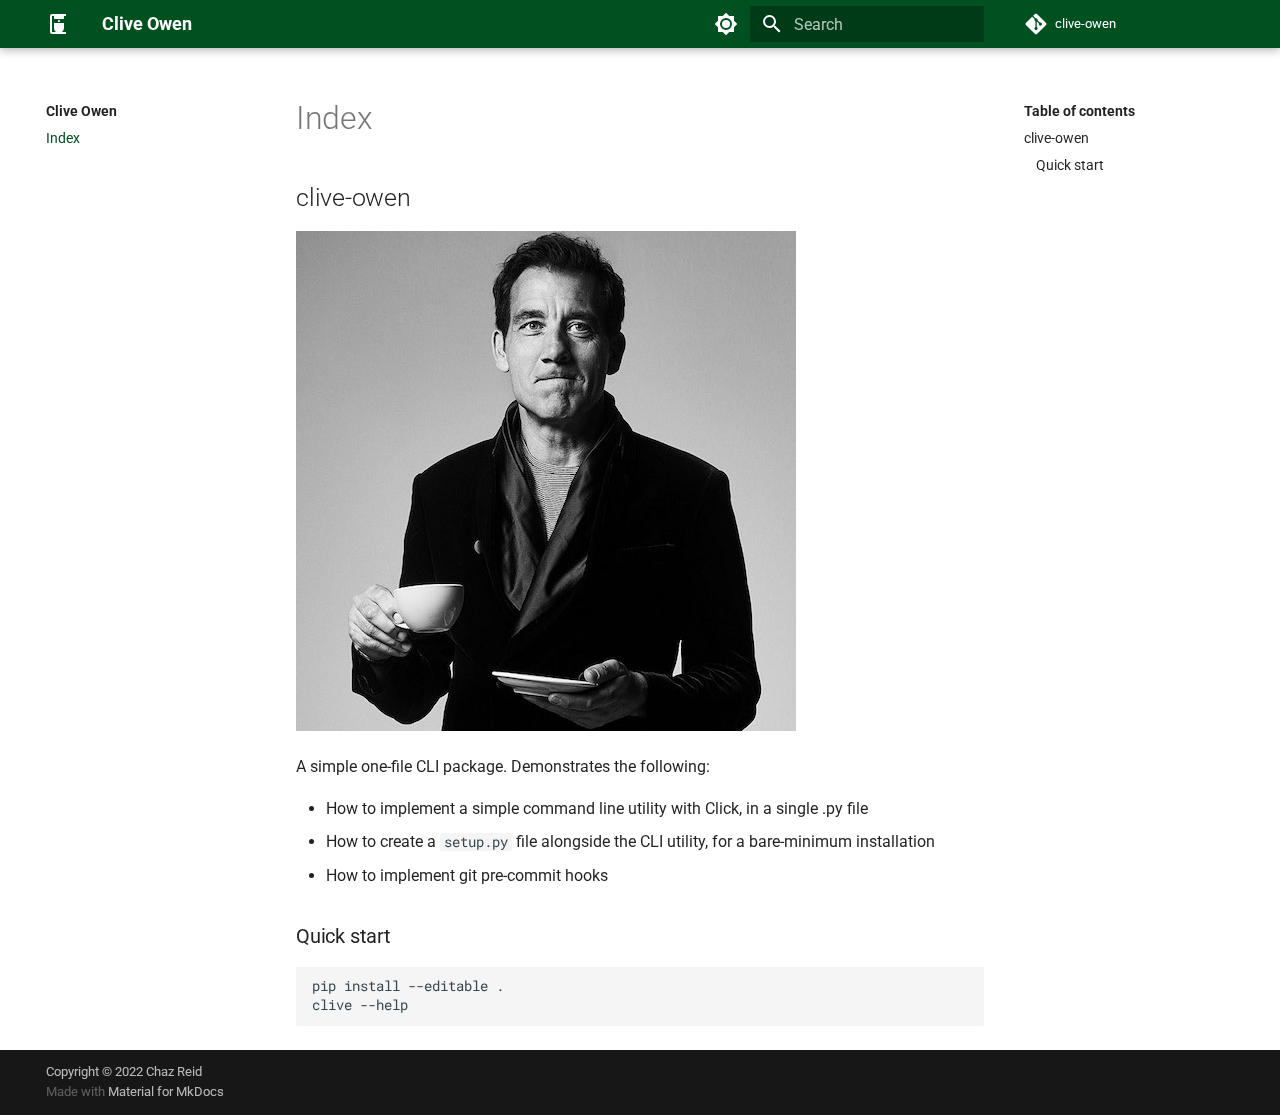
<file: index.html>
<!doctype html>
<html lang="en" class="no-js">
  <head>
    
      <meta charset="utf-8">
      <meta name="viewport" content="width=device-width,initial-scale=1">
      
      
      
        <link rel="canonical" href="https://charlesreid1-toy-factory.github.io/clive-owen/">
      
      <link rel="icon" href="assets/images/favicon.png">
      <meta name="generator" content="mkdocs-1.3.1, mkdocs-material-8.4.3">
    
    
      
        <title>Clive Owen</title>
      
    
    
      <link rel="stylesheet" href="assets/stylesheets/main.6b80c2a2.min.css">
      
        
        <link rel="stylesheet" href="assets/stylesheets/palette.cbb835fc.min.css">
        
      
      
    
    
    
      
        
        
        <link rel="preconnect" href="https://fonts.gstatic.com" crossorigin>
        <link rel="stylesheet" href="https://fonts.googleapis.com/css?family=Roboto:300,300i,400,400i,700,700i%7CRoboto+Mono:400,400i,700,700i&display=fallback">
        <style>:root{--md-text-font:"Roboto";--md-code-font:"Roboto Mono"}</style>
      
    
    
      <link rel="stylesheet" href="css/extra.css">
    
    <script>__md_scope=new URL(".",location),__md_hash=e=>[...e].reduce((e,_)=>(e<<5)-e+_.charCodeAt(0),0),__md_get=(e,_=localStorage,t=__md_scope)=>JSON.parse(_.getItem(t.pathname+"."+e)),__md_set=(e,_,t=localStorage,a=__md_scope)=>{try{t.setItem(a.pathname+"."+e,JSON.stringify(_))}catch(e){}}</script>
    
      

    
    
  </head>
  
  
    
    
      
    
    
    
    
    <body dir="ltr" data-md-color-scheme="default" data-md-color-primary="" data-md-color-accent="">
  
    
    
      <script>var palette=__md_get("__palette");if(palette&&"object"==typeof palette.color)for(var key of Object.keys(palette.color))document.body.setAttribute("data-md-color-"+key,palette.color[key])</script>
    
    <input class="md-toggle" data-md-toggle="drawer" type="checkbox" id="__drawer" autocomplete="off">
    <input class="md-toggle" data-md-toggle="search" type="checkbox" id="__search" autocomplete="off">
    <label class="md-overlay" for="__drawer"></label>
    <div data-md-component="skip">
      
        
        <a href="#clive-owen" class="md-skip">
          Skip to content
        </a>
      
    </div>
    <div data-md-component="announce">
      
    </div>
    
    
      

  

<header class="md-header md-header--lifted" data-md-component="header">
  <nav class="md-header__inner md-grid" aria-label="Header">
    <a href="." title="Clive Owen" class="md-header__button md-logo" aria-label="Clive Owen" data-md-component="logo">
      
  
  <svg xmlns="http://www.w3.org/2000/svg" viewBox="0 0 24 24"><path d="M18 6V4h2V2H6c-1.1 0-2 .9-2 2v16c0 1.1.9 2 2 2h14v-2h-4.03A4.966 4.966 0 0 0 18 16v-5H8v5c0 1.64.81 3.09 2.03 4H6V4h2v2c0 .55.45 1 1 1h8c.55 0 1-.45 1-1m-5 2c.55 0 1 .45 1 1s-.45 1-1 1-1-.45-1-1 .45-1 1-1Z"/></svg>

    </a>
    <label class="md-header__button md-icon" for="__drawer">
      <svg xmlns="http://www.w3.org/2000/svg" viewBox="0 0 24 24"><path d="M3 6h18v2H3V6m0 5h18v2H3v-2m0 5h18v2H3v-2Z"/></svg>
    </label>
    <div class="md-header__title" data-md-component="header-title">
      <div class="md-header__ellipsis">
        <div class="md-header__topic">
          <span class="md-ellipsis">
            Clive Owen
          </span>
        </div>
        <div class="md-header__topic" data-md-component="header-topic">
          <span class="md-ellipsis">
            
              Index
            
          </span>
        </div>
      </div>
    </div>
    
      <form class="md-header__option" data-md-component="palette">
        
          
          
          <input class="md-option" data-md-color-media="" data-md-color-scheme="default" data-md-color-primary="" data-md-color-accent=""  aria-label="Switch to dark mode"  type="radio" name="__palette" id="__palette_1">
          
            <label class="md-header__button md-icon" title="Switch to dark mode" for="__palette_2" hidden>
              <svg xmlns="http://www.w3.org/2000/svg" viewBox="0 0 24 24"><path d="M12 8a4 4 0 0 0-4 4 4 4 0 0 0 4 4 4 4 0 0 0 4-4 4 4 0 0 0-4-4m0 10a6 6 0 0 1-6-6 6 6 0 0 1 6-6 6 6 0 0 1 6 6 6 6 0 0 1-6 6m8-9.31V4h-4.69L12 .69 8.69 4H4v4.69L.69 12 4 15.31V20h4.69L12 23.31 15.31 20H20v-4.69L23.31 12 20 8.69Z"/></svg>
            </label>
          
        
          
          
          <input class="md-option" data-md-color-media="" data-md-color-scheme="slate" data-md-color-primary="" data-md-color-accent=""  aria-label="Switch to light mode"  type="radio" name="__palette" id="__palette_2">
          
            <label class="md-header__button md-icon" title="Switch to light mode" for="__palette_1" hidden>
              <svg xmlns="http://www.w3.org/2000/svg" viewBox="0 0 24 24"><path d="M12 18c-.89 0-1.74-.2-2.5-.55C11.56 16.5 13 14.42 13 12c0-2.42-1.44-4.5-3.5-5.45C10.26 6.2 11.11 6 12 6a6 6 0 0 1 6 6 6 6 0 0 1-6 6m8-9.31V4h-4.69L12 .69 8.69 4H4v4.69L.69 12 4 15.31V20h4.69L12 23.31 15.31 20H20v-4.69L23.31 12 20 8.69Z"/></svg>
            </label>
          
        
      </form>
    
    
    
      <label class="md-header__button md-icon" for="__search">
        <svg xmlns="http://www.w3.org/2000/svg" viewBox="0 0 24 24"><path d="M9.5 3A6.5 6.5 0 0 1 16 9.5c0 1.61-.59 3.09-1.56 4.23l.27.27h.79l5 5-1.5 1.5-5-5v-.79l-.27-.27A6.516 6.516 0 0 1 9.5 16 6.5 6.5 0 0 1 3 9.5 6.5 6.5 0 0 1 9.5 3m0 2C7 5 5 7 5 9.5S7 14 9.5 14 14 12 14 9.5 12 5 9.5 5Z"/></svg>
      </label>
      <div class="md-search" data-md-component="search" role="dialog">
  <label class="md-search__overlay" for="__search"></label>
  <div class="md-search__inner" role="search">
    <form class="md-search__form" name="search">
      <input type="text" class="md-search__input" name="query" aria-label="Search" placeholder="Search" autocapitalize="off" autocorrect="off" autocomplete="off" spellcheck="false" data-md-component="search-query" required>
      <label class="md-search__icon md-icon" for="__search">
        <svg xmlns="http://www.w3.org/2000/svg" viewBox="0 0 24 24"><path d="M9.5 3A6.5 6.5 0 0 1 16 9.5c0 1.61-.59 3.09-1.56 4.23l.27.27h.79l5 5-1.5 1.5-5-5v-.79l-.27-.27A6.516 6.516 0 0 1 9.5 16 6.5 6.5 0 0 1 3 9.5 6.5 6.5 0 0 1 9.5 3m0 2C7 5 5 7 5 9.5S7 14 9.5 14 14 12 14 9.5 12 5 9.5 5Z"/></svg>
        <svg xmlns="http://www.w3.org/2000/svg" viewBox="0 0 24 24"><path d="M20 11v2H8l5.5 5.5-1.42 1.42L4.16 12l7.92-7.92L13.5 5.5 8 11h12Z"/></svg>
      </label>
      <nav class="md-search__options" aria-label="Search">
        
        <button type="reset" class="md-search__icon md-icon" aria-label="Clear" tabindex="-1">
          <svg xmlns="http://www.w3.org/2000/svg" viewBox="0 0 24 24"><path d="M19 6.41 17.59 5 12 10.59 6.41 5 5 6.41 10.59 12 5 17.59 6.41 19 12 13.41 17.59 19 19 17.59 13.41 12 19 6.41Z"/></svg>
        </button>
      </nav>
      
    </form>
    <div class="md-search__output">
      <div class="md-search__scrollwrap" data-md-scrollfix>
        <div class="md-search-result" data-md-component="search-result">
          <div class="md-search-result__meta">
            Initializing search
          </div>
          <ol class="md-search-result__list"></ol>
        </div>
      </div>
    </div>
  </div>
</div>
    
    
      <div class="md-header__source">
        <a href="https://github.com/charlesreid1-toy-factory/clive-owen" title="Go to repository" class="md-source" data-md-component="source">
  <div class="md-source__icon md-icon">
    
    <svg xmlns="http://www.w3.org/2000/svg" viewBox="0 0 448 512"><!--! Font Awesome Free 6.2.0 by @fontawesome - https://fontawesome.com License - https://fontawesome.com/license/free (Icons: CC BY 4.0, Fonts: SIL OFL 1.1, Code: MIT License) Copyright 2022 Fonticons, Inc.--><path d="M439.55 236.05 244 40.45a28.87 28.87 0 0 0-40.81 0l-40.66 40.63 51.52 51.52c27.06-9.14 52.68 16.77 43.39 43.68l49.66 49.66c34.23-11.8 61.18 31 35.47 56.69-26.49 26.49-70.21-2.87-56-37.34L240.22 199v121.85c25.3 12.54 22.26 41.85 9.08 55a34.34 34.34 0 0 1-48.55 0c-17.57-17.6-11.07-46.91 11.25-56v-123c-20.8-8.51-24.6-30.74-18.64-45L142.57 101 8.45 235.14a28.86 28.86 0 0 0 0 40.81l195.61 195.6a28.86 28.86 0 0 0 40.8 0l194.69-194.69a28.86 28.86 0 0 0 0-40.81z"/></svg>
  </div>
  <div class="md-source__repository">
    clive-owen
  </div>
</a>
      </div>
    
  </nav>
  
    
  
</header>
    
    <div class="md-container" data-md-component="container">
      
      
        
      
      <main class="md-main" data-md-component="main">
        <div class="md-main__inner md-grid">
          
            
              
              <div class="md-sidebar md-sidebar--primary" data-md-component="sidebar" data-md-type="navigation" >
                <div class="md-sidebar__scrollwrap">
                  <div class="md-sidebar__inner">
                    


<nav class="md-nav md-nav--primary" aria-label="Navigation" data-md-level="0">
  <label class="md-nav__title" for="__drawer">
    <a href="." title="Clive Owen" class="md-nav__button md-logo" aria-label="Clive Owen" data-md-component="logo">
      
  
  <svg xmlns="http://www.w3.org/2000/svg" viewBox="0 0 24 24"><path d="M18 6V4h2V2H6c-1.1 0-2 .9-2 2v16c0 1.1.9 2 2 2h14v-2h-4.03A4.966 4.966 0 0 0 18 16v-5H8v5c0 1.64.81 3.09 2.03 4H6V4h2v2c0 .55.45 1 1 1h8c.55 0 1-.45 1-1m-5 2c.55 0 1 .45 1 1s-.45 1-1 1-1-.45-1-1 .45-1 1-1Z"/></svg>

    </a>
    Clive Owen
  </label>
  
    <div class="md-nav__source">
      <a href="https://github.com/charlesreid1-toy-factory/clive-owen" title="Go to repository" class="md-source" data-md-component="source">
  <div class="md-source__icon md-icon">
    
    <svg xmlns="http://www.w3.org/2000/svg" viewBox="0 0 448 512"><!--! Font Awesome Free 6.2.0 by @fontawesome - https://fontawesome.com License - https://fontawesome.com/license/free (Icons: CC BY 4.0, Fonts: SIL OFL 1.1, Code: MIT License) Copyright 2022 Fonticons, Inc.--><path d="M439.55 236.05 244 40.45a28.87 28.87 0 0 0-40.81 0l-40.66 40.63 51.52 51.52c27.06-9.14 52.68 16.77 43.39 43.68l49.66 49.66c34.23-11.8 61.18 31 35.47 56.69-26.49 26.49-70.21-2.87-56-37.34L240.22 199v121.85c25.3 12.54 22.26 41.85 9.08 55a34.34 34.34 0 0 1-48.55 0c-17.57-17.6-11.07-46.91 11.25-56v-123c-20.8-8.51-24.6-30.74-18.64-45L142.57 101 8.45 235.14a28.86 28.86 0 0 0 0 40.81l195.61 195.6a28.86 28.86 0 0 0 40.8 0l194.69-194.69a28.86 28.86 0 0 0 0-40.81z"/></svg>
  </div>
  <div class="md-source__repository">
    clive-owen
  </div>
</a>
    </div>
  
  <ul class="md-nav__list" data-md-scrollfix>
    
      
      
      

  
  
    
  
  
    <li class="md-nav__item md-nav__item--active">
      
      <input class="md-nav__toggle md-toggle" data-md-toggle="toc" type="checkbox" id="__toc">
      
      
      
        <label class="md-nav__link md-nav__link--active" for="__toc">
          Index
          <span class="md-nav__icon md-icon"></span>
        </label>
      
      <a href="." class="md-nav__link md-nav__link--active">
        Index
      </a>
      
        

<nav class="md-nav md-nav--secondary" aria-label="Table of contents">
  
  
  
  
    <label class="md-nav__title" for="__toc">
      <span class="md-nav__icon md-icon"></span>
      Table of contents
    </label>
    <ul class="md-nav__list" data-md-component="toc" data-md-scrollfix>
      
        <li class="md-nav__item">
  <a href="#clive-owen" class="md-nav__link">
    clive-owen
  </a>
  
    <nav class="md-nav" aria-label="clive-owen">
      <ul class="md-nav__list">
        
          <li class="md-nav__item">
  <a href="#quick-start" class="md-nav__link">
    Quick start
  </a>
  
</li>
        
      </ul>
    </nav>
  
</li>
      
    </ul>
  
</nav>
      
    </li>
  

    
  </ul>
</nav>
                  </div>
                </div>
              </div>
            
            
              
              <div class="md-sidebar md-sidebar--secondary" data-md-component="sidebar" data-md-type="toc" >
                <div class="md-sidebar__scrollwrap">
                  <div class="md-sidebar__inner">
                    

<nav class="md-nav md-nav--secondary" aria-label="Table of contents">
  
  
  
  
    <label class="md-nav__title" for="__toc">
      <span class="md-nav__icon md-icon"></span>
      Table of contents
    </label>
    <ul class="md-nav__list" data-md-component="toc" data-md-scrollfix>
      
        <li class="md-nav__item">
  <a href="#clive-owen" class="md-nav__link">
    clive-owen
  </a>
  
    <nav class="md-nav" aria-label="clive-owen">
      <ul class="md-nav__list">
        
          <li class="md-nav__item">
  <a href="#quick-start" class="md-nav__link">
    Quick start
  </a>
  
</li>
        
      </ul>
    </nav>
  
</li>
      
    </ul>
  
</nav>
                  </div>
                </div>
              </div>
            
          
          <div class="md-content" data-md-component="content">
            <article class="md-content__inner md-typeset">
              
                


  <h1>Index</h1>

<h2 id="clive-owen">clive-owen<a class="headerlink" href="#clive-owen" title="Permanent link">&para;</a></h2>
<p><img alt="Clive Owen" src="img/clive.jpg" /></p>
<p>A simple one-file CLI package. Demonstrates the following:</p>
<ul>
<li>How to implement a simple command line utility with Click, in a single .py file</li>
<li>How to create a <code>setup.py</code> file alongside the CLI utility, for a bare-minimum installation</li>
<li>How to implement git pre-commit hooks </li>
</ul>
<h3 id="quick-start">Quick start<a class="headerlink" href="#quick-start" title="Permanent link">&para;</a></h3>
<div class="highlight"><pre><span></span><code>pip install --editable .
clive --help
</code></pre></div>




              
            </article>
            
          </div>
        </div>
        
      </main>
      
        <footer class="md-footer">
  
  <div class="md-footer-meta md-typeset">
    <div class="md-footer-meta__inner md-grid">
      <div class="md-copyright">
  
    <div class="md-copyright__highlight">
      Copyright &copy; 2022 Chaz Reid
    </div>
  
  
    Made with
    <a href="https://squidfunk.github.io/mkdocs-material/" target="_blank" rel="noopener">
      Material for MkDocs
    </a>
  
</div>
      
    </div>
  </div>
</footer>
      
    </div>
    <div class="md-dialog" data-md-component="dialog">
      <div class="md-dialog__inner md-typeset"></div>
    </div>
    
    <script id="__config" type="application/json">{"base": ".", "features": ["navigation.indexes", "navigation.instant", "navigation.tabs.sticky"], "search": "assets/javascripts/workers/search.ecf98df9.min.js", "translations": {"clipboard.copied": "Copied to clipboard", "clipboard.copy": "Copy to clipboard", "search.config.lang": "en", "search.config.pipeline": "trimmer, stopWordFilter", "search.config.separator": "[\\s\\-]+", "search.placeholder": "Search", "search.result.more.one": "1 more on this page", "search.result.more.other": "# more on this page", "search.result.none": "No matching documents", "search.result.one": "1 matching document", "search.result.other": "# matching documents", "search.result.placeholder": "Type to start searching", "search.result.term.missing": "Missing", "select.version.title": "Select version"}}</script>
    
    
      <script src="assets/javascripts/bundle.2ab50757.min.js"></script>
      
    
  </body>
</html>
</file>
<file: css/extra.css>
:root > * {
  --md-primary-fg-color:        #005020;
  --md-primary-fg-color--light: #005020;
  --md-primary-fg-color--dark:  #005020;
  --md-accent-fg-color:         #ffa040;
}
</file>
<file: assets/stylesheets/main.6b80c2a2.min.css>
@charset "UTF-8";html{-webkit-text-size-adjust:none;-moz-text-size-adjust:none;-ms-text-size-adjust:none;text-size-adjust:none;box-sizing:border-box}*,:after,:before{box-sizing:inherit}@media (prefers-reduced-motion){*,:after,:before{transition:none!important}}body{margin:0}a,button,input,label{-webkit-tap-highlight-color:transparent}a{color:inherit;text-decoration:none}hr{border:0;box-sizing:initial;display:block;height:.05rem;overflow:visible;padding:0}small{font-size:80%}sub,sup{line-height:1em}img{border-style:none}table{border-collapse:initial;border-spacing:0}td,th{font-weight:400;vertical-align:top}button{background:transparent;border:0;font-family:inherit;font-size:inherit;margin:0;padding:0}input{border:0;outline:none}:root,[data-md-color-scheme=default]{--md-default-fg-color:rgba(0,0,0,.87);--md-default-fg-color--light:rgba(0,0,0,.54);--md-default-fg-color--lighter:rgba(0,0,0,.32);--md-default-fg-color--lightest:rgba(0,0,0,.07);--md-default-bg-color:#fff;--md-default-bg-color--light:hsla(0,0%,100%,.7);--md-default-bg-color--lighter:hsla(0,0%,100%,.3);--md-default-bg-color--lightest:hsla(0,0%,100%,.12);--md-primary-fg-color:#4051b5;--md-primary-fg-color--light:#5d6cc0;--md-primary-fg-color--dark:#303fa1;--md-primary-bg-color:#fff;--md-primary-bg-color--light:hsla(0,0%,100%,.7);--md-accent-fg-color:#526cfe;--md-accent-fg-color--transparent:rgba(82,108,254,.1);--md-accent-bg-color:#fff;--md-accent-bg-color--light:hsla(0,0%,100%,.7);--md-code-fg-color:#36464e;--md-code-bg-color:#f5f5f5;--md-code-hl-color:rgba(255,255,0,.5);--md-code-hl-number-color:#d52a2a;--md-code-hl-special-color:#db1457;--md-code-hl-function-color:#a846b9;--md-code-hl-constant-color:#6e59d9;--md-code-hl-keyword-color:#3f6ec6;--md-code-hl-string-color:#1c7d4d;--md-code-hl-name-color:var(--md-code-fg-color);--md-code-hl-operator-color:var(--md-default-fg-color--light);--md-code-hl-punctuation-color:var(--md-default-fg-color--light);--md-code-hl-comment-color:var(--md-default-fg-color--light);--md-code-hl-generic-color:var(--md-default-fg-color--light);--md-code-hl-variable-color:var(--md-default-fg-color--light);--md-typeset-color:var(--md-default-fg-color);--md-typeset-a-color:var(--md-primary-fg-color);--md-typeset-mark-color:rgba(255,255,0,.5);--md-typeset-del-color:rgba(245,80,61,.15);--md-typeset-ins-color:rgba(11,213,112,.15);--md-typeset-kbd-color:#fafafa;--md-typeset-kbd-accent-color:#fff;--md-typeset-kbd-border-color:#b8b8b8;--md-typeset-table-color:rgba(0,0,0,.12);--md-admonition-fg-color:var(--md-default-fg-color);--md-admonition-bg-color:var(--md-default-bg-color);--md-footer-fg-color:#fff;--md-footer-fg-color--light:hsla(0,0%,100%,.7);--md-footer-fg-color--lighter:hsla(0,0%,100%,.3);--md-footer-bg-color:rgba(0,0,0,.87);--md-footer-bg-color--dark:rgba(0,0,0,.32);--md-shadow-z1:0 0.2rem 0.5rem rgba(0,0,0,.05),0 0 0.05rem rgba(0,0,0,.1);--md-shadow-z2:0 0.2rem 0.5rem rgba(0,0,0,.1),0 0 0.05rem rgba(0,0,0,.25);--md-shadow-z3:0 0.2rem 0.5rem rgba(0,0,0,.2),0 0 0.05rem rgba(0,0,0,.35)}.md-icon svg{fill:currentcolor;display:block;height:1.2rem;width:1.2rem}body{-webkit-font-smoothing:antialiased;-moz-osx-font-smoothing:grayscale;--md-text-font-family:var(--md-text-font,_),-apple-system,BlinkMacSystemFont,Helvetica,Arial,sans-serif;--md-code-font-family:var(--md-code-font,_),SFMono-Regular,Consolas,Menlo,monospace}body,input{font-feature-settings:"kern","liga";font-family:var(--md-text-font-family)}body,code,input,kbd,pre{color:var(--md-typeset-color)}code,kbd,pre{font-feature-settings:"kern";font-family:var(--md-code-font-family)}:root{--md-typeset-table-sort-icon:url('data:image/svg+xml;charset=utf-8,<svg xmlns="http://www.w3.org/2000/svg" viewBox="0 0 24 24"><path d="m18 21-4-4h3V7h-3l4-4 4 4h-3v10h3M2 19v-2h10v2M2 13v-2h7v2M2 7V5h4v2H2Z"/></svg>');--md-typeset-table-sort-icon--asc:url('data:image/svg+xml;charset=utf-8,<svg xmlns="http://www.w3.org/2000/svg" viewBox="0 0 24 24"><path d="M19 17h3l-4 4-4-4h3V3h2M2 17h10v2H2M6 5v2H2V5m0 6h7v2H2v-2Z"/></svg>');--md-typeset-table-sort-icon--desc:url('data:image/svg+xml;charset=utf-8,<svg xmlns="http://www.w3.org/2000/svg" viewBox="0 0 24 24"><path d="M19 7h3l-4-4-4 4h3v14h2M2 17h10v2H2M6 5v2H2V5m0 6h7v2H2v-2Z"/></svg>')}.md-typeset{-webkit-print-color-adjust:exact;color-adjust:exact;font-size:.8rem;line-height:1.6}@media print{.md-typeset{font-size:.68rem}}.md-typeset blockquote,.md-typeset dl,.md-typeset figure,.md-typeset ol,.md-typeset pre,.md-typeset ul{margin-bottom:1em;margin-top:1em}.md-typeset h1{color:var(--md-default-fg-color--light);font-size:2em;line-height:1.3;margin:0 0 1.25em}.md-typeset h1,.md-typeset h2{font-weight:300;letter-spacing:-.01em}.md-typeset h2{font-size:1.5625em;line-height:1.4;margin:1.6em 0 .64em}.md-typeset h3{font-size:1.25em;font-weight:400;letter-spacing:-.01em;line-height:1.5;margin:1.6em 0 .8em}.md-typeset h2+h3{margin-top:.8em}.md-typeset h4{font-weight:700;letter-spacing:-.01em;margin:1em 0}.md-typeset h5,.md-typeset h6{color:var(--md-default-fg-color--light);font-size:.8em;font-weight:700;letter-spacing:-.01em;margin:1.25em 0}.md-typeset h5{text-transform:uppercase}.md-typeset hr{border-bottom:.05rem solid var(--md-default-fg-color--lightest);display:flow-root;margin:1.5em 0}.md-typeset a{color:var(--md-typeset-a-color);word-break:break-word}.md-typeset a,.md-typeset a:before{transition:color 125ms}.md-typeset a:focus,.md-typeset a:hover{color:var(--md-accent-fg-color)}.md-typeset a:focus code,.md-typeset a:hover code{background-color:var(--md-accent-fg-color--transparent)}.md-typeset a code{color:currentcolor;transition:background-color 125ms}.md-typeset a.focus-visible{outline-color:var(--md-accent-fg-color);outline-offset:.2rem}.md-typeset code,.md-typeset kbd,.md-typeset pre{color:var(--md-code-fg-color);direction:ltr}@media print{.md-typeset code,.md-typeset kbd,.md-typeset pre{white-space:pre-wrap}}.md-typeset code{background-color:var(--md-code-bg-color);border-radius:.1rem;-webkit-box-decoration-break:clone;box-decoration-break:clone;font-size:.85em;padding:0 .2941176471em;word-break:break-word}.md-typeset code:not(.focus-visible){-webkit-tap-highlight-color:transparent;outline:none}.md-typeset pre{display:flow-root;line-height:1.4;position:relative}.md-typeset pre>code{-webkit-box-decoration-break:slice;box-decoration-break:slice;box-shadow:none;display:block;margin:0;outline-color:var(--md-accent-fg-color);overflow:auto;padding:.7720588235em 1.1764705882em;scrollbar-color:var(--md-default-fg-color--lighter) transparent;scrollbar-width:thin;touch-action:auto;word-break:normal}.md-typeset pre>code:hover{scrollbar-color:var(--md-accent-fg-color) transparent}.md-typeset pre>code::-webkit-scrollbar{height:.2rem;width:.2rem}.md-typeset pre>code::-webkit-scrollbar-thumb{background-color:var(--md-default-fg-color--lighter)}.md-typeset pre>code::-webkit-scrollbar-thumb:hover{background-color:var(--md-accent-fg-color)}.md-typeset kbd{background-color:var(--md-typeset-kbd-color);border-radius:.1rem;box-shadow:0 .1rem 0 .05rem var(--md-typeset-kbd-border-color),0 .1rem 0 var(--md-typeset-kbd-border-color),0 -.1rem .2rem var(--md-typeset-kbd-accent-color) inset;color:var(--md-default-fg-color);display:inline-block;font-size:.75em;padding:0 .6666666667em;vertical-align:text-top;word-break:break-word}.md-typeset mark{background-color:var(--md-typeset-mark-color);-webkit-box-decoration-break:clone;box-decoration-break:clone;color:inherit;word-break:break-word}.md-typeset abbr{border-bottom:.05rem dotted var(--md-default-fg-color--light);cursor:help;text-decoration:none}@media (hover:none){.md-typeset abbr{position:relative}.md-typeset abbr[title]:-webkit-any(:focus,:hover):after{background-color:var(--md-default-fg-color);border-radius:.1rem;box-shadow:var(--md-shadow-z3);color:var(--md-default-bg-color);content:attr(title);display:inline-block;font-size:.7rem;margin-top:2em;max-width:80%;min-width:-webkit-max-content;min-width:max-content;padding:.2rem .3rem;position:absolute;width:auto}.md-typeset abbr[title]:-moz-any(:focus,:hover):after{background-color:var(--md-default-fg-color);border-radius:.1rem;box-shadow:var(--md-shadow-z3);color:var(--md-default-bg-color);content:attr(title);display:inline-block;font-size:.7rem;margin-top:2em;max-width:80%;min-width:-moz-max-content;min-width:max-content;padding:.2rem .3rem;position:absolute;width:auto}[dir=ltr] .md-typeset abbr[title]:-webkit-any(:focus,:hover):after{left:0}[dir=ltr] .md-typeset abbr[title]:-moz-any(:focus,:hover):after{left:0}[dir=ltr] .md-typeset abbr[title]:is(:focus,:hover):after{left:0}[dir=rtl] .md-typeset abbr[title]:-webkit-any(:focus,:hover):after{right:0}[dir=rtl] .md-typeset abbr[title]:-moz-any(:focus,:hover):after{right:0}[dir=rtl] .md-typeset abbr[title]:is(:focus,:hover):after{right:0}.md-typeset abbr[title]:is(:focus,:hover):after{background-color:var(--md-default-fg-color);border-radius:.1rem;box-shadow:var(--md-shadow-z3);color:var(--md-default-bg-color);content:attr(title);display:inline-block;font-size:.7rem;margin-top:2em;max-width:80%;min-width:-webkit-max-content;min-width:-moz-max-content;min-width:max-content;padding:.2rem .3rem;position:absolute;width:auto}}.md-typeset small{opacity:.75}[dir=ltr] .md-typeset sub,[dir=ltr] .md-typeset sup{margin-left:.078125em}[dir=rtl] .md-typeset sub,[dir=rtl] .md-typeset sup{margin-right:.078125em}[dir=ltr] .md-typeset blockquote{padding-left:.6rem}[dir=rtl] .md-typeset blockquote{padding-right:.6rem}[dir=ltr] .md-typeset blockquote{border-left:.2rem solid var(--md-default-fg-color--lighter)}[dir=rtl] .md-typeset blockquote{border-right:.2rem solid var(--md-default-fg-color--lighter)}.md-typeset blockquote{color:var(--md-default-fg-color--light);margin-left:0;margin-right:0}.md-typeset ul{list-style-type:disc}[dir=ltr] .md-typeset ol,[dir=ltr] .md-typeset ul{margin-left:.625em}[dir=rtl] .md-typeset ol,[dir=rtl] .md-typeset ul{margin-right:.625em}.md-typeset ol,.md-typeset ul{padding:0}.md-typeset ol:not([hidden]),.md-typeset ul:not([hidden]){display:flow-root}.md-typeset ol ol,.md-typeset ul ol{list-style-type:lower-alpha}.md-typeset ol ol ol,.md-typeset ul ol ol{list-style-type:lower-roman}[dir=ltr] .md-typeset ol li,[dir=ltr] .md-typeset ul li{margin-left:1.25em}[dir=rtl] .md-typeset ol li,[dir=rtl] .md-typeset ul li{margin-right:1.25em}.md-typeset ol li,.md-typeset ul li{margin-bottom:.5em}.md-typeset ol li blockquote,.md-typeset ol li p,.md-typeset ul li blockquote,.md-typeset ul li p{margin:.5em 0}.md-typeset ol li:last-child,.md-typeset ul li:last-child{margin-bottom:0}.md-typeset ol li :-webkit-any(ul,ol),.md-typeset ul li :-webkit-any(ul,ol){margin-bottom:.5em;margin-top:.5em}.md-typeset ol li :-moz-any(ul,ol),.md-typeset ul li :-moz-any(ul,ol){margin-bottom:.5em;margin-top:.5em}[dir=ltr] .md-typeset ol li :-webkit-any(ul,ol),[dir=ltr] .md-typeset ul li :-webkit-any(ul,ol){margin-left:.625em}[dir=ltr] .md-typeset ol li :-moz-any(ul,ol),[dir=ltr] .md-typeset ul li :-moz-any(ul,ol){margin-left:.625em}[dir=ltr] .md-typeset ol li :is(ul,ol),[dir=ltr] .md-typeset ul li :is(ul,ol){margin-left:.625em}[dir=rtl] .md-typeset ol li :-webkit-any(ul,ol),[dir=rtl] .md-typeset ul li :-webkit-any(ul,ol){margin-right:.625em}[dir=rtl] .md-typeset ol li :-moz-any(ul,ol),[dir=rtl] .md-typeset ul li :-moz-any(ul,ol){margin-right:.625em}[dir=rtl] .md-typeset ol li :is(ul,ol),[dir=rtl] .md-typeset ul li :is(ul,ol){margin-right:.625em}.md-typeset ol li :is(ul,ol),.md-typeset ul li :is(ul,ol){margin-bottom:.5em;margin-top:.5em}[dir=ltr] .md-typeset dd{margin-left:1.875em}[dir=rtl] .md-typeset dd{margin-right:1.875em}.md-typeset dd{margin-bottom:1.5em;margin-top:1em}.md-typeset img,.md-typeset svg,.md-typeset video{height:auto;max-width:100%}.md-typeset img[align=left]{margin:1em 1em 1em 0}.md-typeset img[align=right]{margin:1em 0 1em 1em}.md-typeset img[align]:only-child{margin-top:0}.md-typeset img[src$="#gh-dark-mode-only"],.md-typeset img[src$="#only-dark"]{display:none}.md-typeset figure{display:flow-root;margin:1em auto;max-width:100%;text-align:center;width:-webkit-fit-content;width:-moz-fit-content;width:fit-content}.md-typeset figure img{display:block}.md-typeset figcaption{font-style:italic;margin:1em auto;max-width:24rem}.md-typeset iframe{max-width:100%}.md-typeset table:not([class]){background-color:var(--md-default-bg-color);border:.05rem solid var(--md-typeset-table-color);border-radius:.1rem;display:inline-block;font-size:.64rem;max-width:100%;overflow:auto;touch-action:auto}@media print{.md-typeset table:not([class]){display:table}}.md-typeset table:not([class])+*{margin-top:1.5em}.md-typeset table:not([class]) :-webkit-any(th,td)>:first-child{margin-top:0}.md-typeset table:not([class]) :-moz-any(th,td)>:first-child{margin-top:0}.md-typeset table:not([class]) :is(th,td)>:first-child{margin-top:0}.md-typeset table:not([class]) :-webkit-any(th,td)>:last-child{margin-bottom:0}.md-typeset table:not([class]) :-moz-any(th,td)>:last-child{margin-bottom:0}.md-typeset table:not([class]) :is(th,td)>:last-child{margin-bottom:0}.md-typeset table:not([class]) :-webkit-any(th,td):not([align]){text-align:left}.md-typeset table:not([class]) :-moz-any(th,td):not([align]){text-align:left}.md-typeset table:not([class]) :is(th,td):not([align]){text-align:left}[dir=rtl] .md-typeset table:not([class]) :-webkit-any(th,td):not([align]){text-align:right}[dir=rtl] .md-typeset table:not([class]) :-moz-any(th,td):not([align]){text-align:right}[dir=rtl] .md-typeset table:not([class]) :is(th,td):not([align]){text-align:right}.md-typeset table:not([class]) th{font-weight:700;min-width:5rem;padding:.9375em 1.25em;vertical-align:top}.md-typeset table:not([class]) td{border-top:.05rem solid var(--md-typeset-table-color);padding:.9375em 1.25em;vertical-align:top}.md-typeset table:not([class]) tbody tr{transition:background-color 125ms}.md-typeset table:not([class]) tbody tr:hover{background-color:rgba(0,0,0,.035);box-shadow:0 .05rem 0 var(--md-default-bg-color) inset}.md-typeset table:not([class]) a{word-break:normal}.md-typeset table th[role=columnheader]{cursor:pointer}[dir=ltr] .md-typeset table th[role=columnheader]:after{margin-left:.5em}[dir=rtl] .md-typeset table th[role=columnheader]:after{margin-right:.5em}.md-typeset table th[role=columnheader]:after{content:"";display:inline-block;height:1.2em;-webkit-mask-image:var(--md-typeset-table-sort-icon);mask-image:var(--md-typeset-table-sort-icon);-webkit-mask-repeat:no-repeat;mask-repeat:no-repeat;-webkit-mask-size:contain;mask-size:contain;transition:background-color 125ms;vertical-align:text-bottom;width:1.2em}.md-typeset table th[role=columnheader]:hover:after{background-color:var(--md-default-fg-color--lighter)}.md-typeset table th[role=columnheader][aria-sort=ascending]:after{background-color:var(--md-default-fg-color--light);-webkit-mask-image:var(--md-typeset-table-sort-icon--asc);mask-image:var(--md-typeset-table-sort-icon--asc)}.md-typeset table th[role=columnheader][aria-sort=descending]:after{background-color:var(--md-default-fg-color--light);-webkit-mask-image:var(--md-typeset-table-sort-icon--desc);mask-image:var(--md-typeset-table-sort-icon--desc)}.md-typeset__scrollwrap{margin:1em -.8rem;overflow-x:auto;touch-action:auto}.md-typeset__table{display:inline-block;margin-bottom:.5em;padding:0 .8rem}@media print{.md-typeset__table{display:block}}html .md-typeset__table table{display:table;margin:0;overflow:hidden;width:100%}@media screen and (max-width:44.9375em){.md-content__inner>pre{margin:1em -.8rem}.md-content__inner>pre code{border-radius:0}}.md-banner{background-color:var(--md-footer-bg-color);color:var(--md-footer-fg-color);overflow:auto}@media print{.md-banner{display:none}}.md-banner--warning{background:var(--md-typeset-mark-color);color:var(--md-default-fg-color)}.md-banner__inner{font-size:.7rem;margin:.6rem auto;padding:0 .8rem}.md-banner__button{color:inherit;cursor:pointer;float:right;transition:opacity .25s}.md-banner__button:hover{opacity:.7}html{font-size:125%;height:100%;overflow-x:hidden}@media screen and (min-width:100em){html{font-size:137.5%}}@media screen and (min-width:125em){html{font-size:150%}}body{background-color:var(--md-default-bg-color);display:flex;flex-direction:column;font-size:.5rem;min-height:100%;position:relative;width:100%}@media print{body{display:block}}@media screen and (max-width:59.9375em){body[data-md-scrolllock]{position:fixed}}.md-grid{margin-left:auto;margin-right:auto;max-width:61rem}.md-container{display:flex;flex-direction:column;flex-grow:1}@media print{.md-container{display:block}}.md-main{flex-grow:1}.md-main__inner{display:flex;height:100%;margin-top:1.5rem}.md-ellipsis{overflow:hidden;text-overflow:ellipsis;white-space:nowrap}.md-toggle{display:none}.md-option{height:0;opacity:0;position:absolute;width:0}.md-option:checked+label:not([hidden]){display:block}.md-option.focus-visible+label{outline-color:var(--md-accent-fg-color);outline-style:auto}.md-skip{background-color:var(--md-default-fg-color);border-radius:.1rem;color:var(--md-default-bg-color);font-size:.64rem;margin:.5rem;opacity:0;outline-color:var(--md-accent-fg-color);padding:.3rem .5rem;position:fixed;transform:translateY(.4rem);z-index:-1}.md-skip:focus{opacity:1;transform:translateY(0);transition:transform .25s cubic-bezier(.4,0,.2,1),opacity 175ms 75ms;z-index:10}@page{margin:25mm}:root{--md-clipboard-icon:url('data:image/svg+xml;charset=utf-8,<svg xmlns="http://www.w3.org/2000/svg" viewBox="0 0 24 24"><path d="M19 21H8V7h11m0-2H8a2 2 0 0 0-2 2v14a2 2 0 0 0 2 2h11a2 2 0 0 0 2-2V7a2 2 0 0 0-2-2m-3-4H4a2 2 0 0 0-2 2v14h2V3h12V1Z"/></svg>')}.md-clipboard{border-radius:.1rem;color:var(--md-default-fg-color--lightest);cursor:pointer;height:1.5em;outline-color:var(--md-accent-fg-color);outline-offset:.1rem;position:absolute;right:.5em;top:.5em;transition:color .25s;width:1.5em;z-index:1}@media print{.md-clipboard{display:none}}.md-clipboard:not(.focus-visible){-webkit-tap-highlight-color:transparent;outline:none}:hover>.md-clipboard{color:var(--md-default-fg-color--light)}.md-clipboard:-webkit-any(:focus,:hover){color:var(--md-accent-fg-color)}.md-clipboard:-moz-any(:focus,:hover){color:var(--md-accent-fg-color)}.md-clipboard:is(:focus,:hover){color:var(--md-accent-fg-color)}.md-clipboard:after{background-color:currentcolor;content:"";display:block;height:1.125em;margin:0 auto;-webkit-mask-image:var(--md-clipboard-icon);mask-image:var(--md-clipboard-icon);-webkit-mask-repeat:no-repeat;mask-repeat:no-repeat;-webkit-mask-size:contain;mask-size:contain;width:1.125em}.md-clipboard--inline{cursor:pointer}.md-clipboard--inline code{transition:color .25s,background-color .25s}.md-clipboard--inline:-webkit-any(:focus,:hover) code{background-color:var(--md-accent-fg-color--transparent);color:var(--md-accent-fg-color)}.md-clipboard--inline:-moz-any(:focus,:hover) code{background-color:var(--md-accent-fg-color--transparent);color:var(--md-accent-fg-color)}.md-clipboard--inline:is(:focus,:hover) code{background-color:var(--md-accent-fg-color--transparent);color:var(--md-accent-fg-color)}@-webkit-keyframes consent{0%{opacity:0;transform:translateY(100%)}to{opacity:1;transform:translateY(0)}}@keyframes consent{0%{opacity:0;transform:translateY(100%)}to{opacity:1;transform:translateY(0)}}@-webkit-keyframes overlay{0%{opacity:0}to{opacity:1}}@keyframes overlay{0%{opacity:0}to{opacity:1}}.md-consent__overlay{-webkit-animation:overlay .25s both;animation:overlay .25s both;-webkit-backdrop-filter:blur(.1rem);backdrop-filter:blur(.1rem);background-color:rgba(0,0,0,.54);height:100%;opacity:1;position:fixed;top:0;width:100%;z-index:5}.md-consent__inner{-webkit-animation:consent .5s cubic-bezier(.1,.7,.1,1) both;animation:consent .5s cubic-bezier(.1,.7,.1,1) both;background-color:var(--md-default-bg-color);border:0;border-radius:.1rem;bottom:0;box-shadow:0 0 .2rem rgba(0,0,0,.1),0 .2rem .4rem rgba(0,0,0,.2);max-height:100%;overflow:auto;padding:0;position:fixed;width:100%;z-index:5}.md-consent__form{padding:.8rem}.md-consent__settings{display:none;margin:1em 0}input:checked+.md-consent__settings{display:block}.md-consent__controls{margin-bottom:.8rem}.md-typeset .md-consent__controls .md-button{display:inline}@media screen and (max-width:44.9375em){.md-typeset .md-consent__controls .md-button{display:block;margin-top:.4rem;text-align:center;width:100%}}.md-consent label{cursor:pointer}.md-content{flex-grow:1;min-width:0}.md-content__inner{margin:0 .8rem 1.2rem;padding-top:.6rem}@media screen and (min-width:76.25em){[dir=ltr] .md-sidebar--primary:not([hidden])~.md-content>.md-content__inner{margin-left:1.2rem}[dir=ltr] .md-sidebar--secondary:not([hidden])~.md-content>.md-content__inner,[dir=rtl] .md-sidebar--primary:not([hidden])~.md-content>.md-content__inner{margin-right:1.2rem}[dir=rtl] .md-sidebar--secondary:not([hidden])~.md-content>.md-content__inner{margin-left:1.2rem}}.md-content__inner:before{content:"";display:block;height:.4rem}.md-content__inner>:last-child{margin-bottom:0}[dir=ltr] .md-content__button{margin-left:.4rem}[dir=rtl] .md-content__button{margin-right:.4rem}.md-content__button{float:right;margin:.4rem 0;padding:0}@media print{.md-content__button{display:none}}[dir=rtl] .md-content__button{float:left}.md-typeset .md-content__button{color:var(--md-default-fg-color--lighter)}.md-content__button svg{display:inline;vertical-align:top}[dir=rtl] .md-content__button svg{transform:scaleX(-1)}[dir=ltr] .md-dialog{right:.8rem}[dir=rtl] .md-dialog{left:.8rem}.md-dialog{background-color:var(--md-default-fg-color);border-radius:.1rem;bottom:.8rem;box-shadow:var(--md-shadow-z3);min-width:11.1rem;opacity:0;padding:.4rem .6rem;pointer-events:none;position:fixed;transform:translateY(100%);transition:transform 0ms .4s,opacity .4s;z-index:4}@media print{.md-dialog{display:none}}.md-dialog--active{opacity:1;pointer-events:auto;transform:translateY(0);transition:transform .4s cubic-bezier(.075,.85,.175,1),opacity .4s}.md-dialog__inner{color:var(--md-default-bg-color);font-size:.7rem}.md-feedback{margin:2em 0 1em;text-align:center}.md-feedback fieldset{border:none;margin:0;padding:0}.md-feedback__title{font-weight:700;margin:1em auto}.md-feedback__inner{position:relative}.md-feedback__list{align-content:baseline;display:flex;flex-wrap:wrap;justify-content:center;position:relative}.md-feedback__list:hover .md-icon:not(:disabled){color:var(--md-default-fg-color--lighter)}:disabled .md-feedback__list{min-height:1.8rem}.md-feedback__icon{color:var(--md-default-fg-color--light);cursor:pointer;flex-shrink:0;margin:0 .1rem;transition:color 125ms}.md-feedback__icon:not(:disabled).md-icon:hover{color:var(--md-accent-fg-color)}.md-feedback__icon:disabled{color:var(--md-default-fg-color--lightest);pointer-events:none}.md-feedback__note{opacity:0;position:relative;transform:translateY(.4rem);transition:transform .4s cubic-bezier(.1,.7,.1,1),opacity .15s}.md-feedback__note>*{margin:0 auto;max-width:16rem}:disabled .md-feedback__note{opacity:1;transform:translateY(0)}.md-footer{background-color:var(--md-footer-bg-color);color:var(--md-footer-fg-color)}@media print{.md-footer{display:none}}.md-footer__inner{justify-content:space-between;overflow:auto;padding:.2rem}.md-footer__inner:not([hidden]){display:flex}.md-footer__link{display:flex;flex-grow:0.01;outline-color:var(--md-accent-fg-color);overflow:hidden;padding-bottom:.4rem;padding-top:1.4rem;transition:opacity .25s}.md-footer__link:-webkit-any(:focus,:hover){opacity:.7}.md-footer__link:-moz-any(:focus,:hover){opacity:.7}.md-footer__link:is(:focus,:hover){opacity:.7}[dir=rtl] .md-footer__link svg{transform:scaleX(-1)}@media screen and (max-width:44.9375em){.md-footer__link--prev .md-footer__title{display:none}}[dir=ltr] .md-footer__link--next{margin-left:auto}[dir=rtl] .md-footer__link--next{margin-right:auto}.md-footer__link--next{text-align:right}[dir=rtl] .md-footer__link--next{text-align:left}.md-footer__title{flex-grow:1;font-size:.9rem;line-height:2.4rem;max-width:calc(100% - 2.4rem);padding:0 1rem;position:relative;white-space:nowrap}.md-footer__button{margin:.2rem;padding:.4rem}.md-footer__direction{font-size:.64rem;left:0;margin-top:-1rem;opacity:.7;padding:0 1rem;position:absolute;right:0}.md-footer-meta{background-color:var(--md-footer-bg-color--dark)}.md-footer-meta__inner{display:flex;flex-wrap:wrap;justify-content:space-between;padding:.2rem}html .md-footer-meta.md-typeset a{color:var(--md-footer-fg-color--light)}html .md-footer-meta.md-typeset a:-webkit-any(:focus,:hover){color:var(--md-footer-fg-color)}html .md-footer-meta.md-typeset a:-moz-any(:focus,:hover){color:var(--md-footer-fg-color)}html .md-footer-meta.md-typeset a:is(:focus,:hover){color:var(--md-footer-fg-color)}.md-copyright{color:var(--md-footer-fg-color--lighter);font-size:.64rem;margin:auto .6rem;padding:.4rem 0;width:100%}@media screen and (min-width:45em){.md-copyright{width:auto}}.md-copyright__highlight{color:var(--md-footer-fg-color--light)}.md-social{margin:0 .4rem;padding:.2rem 0 .6rem}@media screen and (min-width:45em){.md-social{padding:.6rem 0}}.md-social__link{display:inline-block;height:1.6rem;text-align:center;width:1.6rem}.md-social__link:before{line-height:1.9}.md-social__link svg{fill:currentcolor;max-height:.8rem;vertical-align:-25%}.md-typeset .md-button{border:.1rem solid;border-radius:.1rem;color:var(--md-primary-fg-color);cursor:pointer;display:inline-block;font-weight:700;padding:.625em 2em;transition:color 125ms,background-color 125ms,border-color 125ms}.md-typeset .md-button--primary{background-color:var(--md-primary-fg-color);border-color:var(--md-primary-fg-color);color:var(--md-primary-bg-color)}.md-typeset .md-button:-webkit-any(:focus,:hover){background-color:var(--md-accent-fg-color);border-color:var(--md-accent-fg-color);color:var(--md-accent-bg-color)}.md-typeset .md-button:-moz-any(:focus,:hover){background-color:var(--md-accent-fg-color);border-color:var(--md-accent-fg-color);color:var(--md-accent-bg-color)}.md-typeset .md-button:is(:focus,:hover){background-color:var(--md-accent-fg-color);border-color:var(--md-accent-fg-color);color:var(--md-accent-bg-color)}[dir=ltr] .md-typeset .md-input{border-top-left-radius:.1rem}[dir=ltr] .md-typeset .md-input,[dir=rtl] .md-typeset .md-input{border-top-right-radius:.1rem}[dir=rtl] .md-typeset .md-input{border-top-left-radius:.1rem}.md-typeset .md-input{border-bottom:.1rem solid var(--md-default-fg-color--lighter);box-shadow:var(--md-shadow-z1);font-size:.8rem;height:1.8rem;padding:0 .6rem;transition:border .25s,box-shadow .25s}.md-typeset .md-input:-webkit-any(:focus,:hover){border-bottom-color:var(--md-accent-fg-color);box-shadow:var(--md-shadow-z2)}.md-typeset .md-input:-moz-any(:focus,:hover){border-bottom-color:var(--md-accent-fg-color);box-shadow:var(--md-shadow-z2)}.md-typeset .md-input:is(:focus,:hover){border-bottom-color:var(--md-accent-fg-color);box-shadow:var(--md-shadow-z2)}.md-typeset .md-input--stretch{width:100%}.md-header{background-color:var(--md-primary-fg-color);box-shadow:0 0 .2rem transparent,0 .2rem .4rem transparent;color:var(--md-primary-bg-color);display:block;left:0;position:-webkit-sticky;position:sticky;right:0;top:0;z-index:4}@media print{.md-header{display:none}}.md-header[hidden]{transform:translateY(-100%);transition:transform .25s cubic-bezier(.8,0,.6,1),box-shadow .25s}.md-header--shadow{box-shadow:0 0 .2rem rgba(0,0,0,.1),0 .2rem .4rem rgba(0,0,0,.2);transition:transform .25s cubic-bezier(.1,.7,.1,1),box-shadow .25s}.md-header__inner{align-items:center;display:flex;padding:0 .2rem}.md-header__button{color:currentcolor;cursor:pointer;margin:.2rem;outline-color:var(--md-accent-fg-color);padding:.4rem;position:relative;transition:opacity .25s;vertical-align:middle;z-index:1}.md-header__button:hover{opacity:.7}.md-header__button:not([hidden]){display:inline-block}.md-header__button:not(.focus-visible){-webkit-tap-highlight-color:transparent;outline:none}.md-header__button.md-logo{margin:.2rem;padding:.4rem}@media screen and (max-width:76.1875em){.md-header__button.md-logo{display:none}}.md-header__button.md-logo :-webkit-any(img,svg){fill:currentcolor;display:block;height:1.2rem;width:auto}.md-header__button.md-logo :-moz-any(img,svg){fill:currentcolor;display:block;height:1.2rem;width:auto}.md-header__button.md-logo :is(img,svg){fill:currentcolor;display:block;height:1.2rem;width:auto}@media screen and (min-width:60em){.md-header__button[for=__search]{display:none}}.no-js .md-header__button[for=__search]{display:none}[dir=rtl] .md-header__button[for=__search] svg{transform:scaleX(-1)}@media screen and (min-width:76.25em){.md-header__button[for=__drawer]{display:none}}.md-header__topic{display:flex;max-width:100%;position:absolute;transition:transform .4s cubic-bezier(.1,.7,.1,1),opacity .15s;white-space:nowrap}.md-header__topic+.md-header__topic{opacity:0;pointer-events:none;transform:translateX(1.25rem);transition:transform .4s cubic-bezier(1,.7,.1,.1),opacity .15s;z-index:-1}[dir=rtl] .md-header__topic+.md-header__topic{transform:translateX(-1.25rem)}.md-header__topic:first-child{font-weight:700}[dir=ltr] .md-header__title{margin-right:.4rem}[dir=rtl] .md-header__title{margin-left:.4rem}[dir=ltr] .md-header__title{margin-left:1rem}[dir=rtl] .md-header__title{margin-right:1rem}.md-header__title{flex-grow:1;font-size:.9rem;height:2.4rem;line-height:2.4rem}.md-header__title--active .md-header__topic{opacity:0;pointer-events:none;transform:translateX(-1.25rem);transition:transform .4s cubic-bezier(1,.7,.1,.1),opacity .15s;z-index:-1}[dir=rtl] .md-header__title--active .md-header__topic{transform:translateX(1.25rem)}.md-header__title--active .md-header__topic+.md-header__topic{opacity:1;pointer-events:auto;transform:translateX(0);transition:transform .4s cubic-bezier(.1,.7,.1,1),opacity .15s;z-index:0}.md-header__title>.md-header__ellipsis{height:100%;position:relative;width:100%}.md-header__option{display:flex;flex-shrink:0;max-width:100%;transition:max-width 0ms .25s,opacity .25s .25s;white-space:nowrap}[data-md-toggle=search]:checked~.md-header .md-header__option{max-width:0;opacity:0;transition:max-width 0ms,opacity 0ms}.md-header__source{display:none}@media screen and (min-width:60em){[dir=ltr] .md-header__source{margin-left:1rem}[dir=rtl] .md-header__source{margin-right:1rem}.md-header__source{display:block;max-width:11.7rem;width:11.7rem}}@media screen and (min-width:76.25em){[dir=ltr] .md-header__source{margin-left:1.4rem}[dir=rtl] .md-header__source{margin-right:1.4rem}}:root{--md-nav-icon--prev:url('data:image/svg+xml;charset=utf-8,<svg xmlns="http://www.w3.org/2000/svg" viewBox="0 0 24 24"><path d="M20 11v2H8l5.5 5.5-1.42 1.42L4.16 12l7.92-7.92L13.5 5.5 8 11h12Z"/></svg>');--md-nav-icon--next:url('data:image/svg+xml;charset=utf-8,<svg xmlns="http://www.w3.org/2000/svg" viewBox="0 0 24 24"><path d="M8.59 16.58 13.17 12 8.59 7.41 10 6l6 6-6 6-1.41-1.42Z"/></svg>');--md-toc-icon:url('data:image/svg+xml;charset=utf-8,<svg xmlns="http://www.w3.org/2000/svg" viewBox="0 0 24 24"><path d="M3 9h14V7H3v2m0 4h14v-2H3v2m0 4h14v-2H3v2m16 0h2v-2h-2v2m0-10v2h2V7h-2m0 6h2v-2h-2v2Z"/></svg>')}.md-nav{font-size:.7rem;line-height:1.3}.md-nav__title{display:block;font-weight:700;overflow:hidden;padding:0 .6rem;text-overflow:ellipsis}.md-nav__title .md-nav__button{display:none}.md-nav__title .md-nav__button img{height:100%;width:auto}.md-nav__title .md-nav__button.md-logo :-webkit-any(img,svg){fill:currentcolor;display:block;height:2.4rem;max-width:100%;object-fit:contain;width:auto}.md-nav__title .md-nav__button.md-logo :-moz-any(img,svg){fill:currentcolor;display:block;height:2.4rem;max-width:100%;object-fit:contain;width:auto}.md-nav__title .md-nav__button.md-logo :is(img,svg){fill:currentcolor;display:block;height:2.4rem;max-width:100%;object-fit:contain;width:auto}.md-nav__list{list-style:none;margin:0;padding:0}.md-nav__item{padding:0 .6rem}[dir=ltr] .md-nav__item .md-nav__item{padding-right:0}[dir=rtl] .md-nav__item .md-nav__item{padding-left:0}.md-nav__link{align-items:center;cursor:pointer;display:flex;justify-content:space-between;margin-top:.625em;overflow:hidden;scroll-snap-align:start;text-overflow:ellipsis;transition:color 125ms}.md-nav__link--passed{color:var(--md-default-fg-color--light)}.md-nav__item .md-nav__link--active{color:var(--md-typeset-a-color)}.md-nav__item .md-nav__link--index [href]{width:100%}.md-nav__link:-webkit-any(:focus,:hover){color:var(--md-accent-fg-color)}.md-nav__link:-moz-any(:focus,:hover){color:var(--md-accent-fg-color)}.md-nav__link:is(:focus,:hover){color:var(--md-accent-fg-color)}.md-nav__link.focus-visible{outline-color:var(--md-accent-fg-color);outline-offset:.2rem}.md-nav--primary .md-nav__link[for=__toc]{display:none}.md-nav--primary .md-nav__link[for=__toc] .md-icon:after{background-color:currentcolor;display:block;height:100%;-webkit-mask-image:var(--md-toc-icon);mask-image:var(--md-toc-icon);width:100%}.md-nav--primary .md-nav__link[for=__toc]~.md-nav{display:none}.md-nav__link>*{cursor:pointer;display:flex}.md-nav__icon{flex-shrink:0}.md-nav__source{display:none}@media screen and (max-width:76.1875em){.md-nav--primary,.md-nav--primary .md-nav{background-color:var(--md-default-bg-color);display:flex;flex-direction:column;height:100%;left:0;position:absolute;right:0;top:0;z-index:1}.md-nav--primary :-webkit-any(.md-nav__title,.md-nav__item){font-size:.8rem;line-height:1.5}.md-nav--primary :-moz-any(.md-nav__title,.md-nav__item){font-size:.8rem;line-height:1.5}.md-nav--primary :is(.md-nav__title,.md-nav__item){font-size:.8rem;line-height:1.5}.md-nav--primary .md-nav__title{background-color:var(--md-default-fg-color--lightest);color:var(--md-default-fg-color--light);cursor:pointer;height:5.6rem;line-height:2.4rem;padding:3rem .8rem .2rem;position:relative;white-space:nowrap}[dir=ltr] .md-nav--primary .md-nav__title .md-nav__icon{left:.4rem}[dir=rtl] .md-nav--primary .md-nav__title .md-nav__icon{right:.4rem}.md-nav--primary .md-nav__title .md-nav__icon{display:block;height:1.2rem;margin:.2rem;position:absolute;top:.4rem;width:1.2rem}.md-nav--primary .md-nav__title .md-nav__icon:after{background-color:currentcolor;content:"";display:block;height:100%;-webkit-mask-image:var(--md-nav-icon--prev);mask-image:var(--md-nav-icon--prev);-webkit-mask-repeat:no-repeat;mask-repeat:no-repeat;-webkit-mask-size:contain;mask-size:contain;width:100%}.md-nav--primary .md-nav__title~.md-nav__list{background-color:var(--md-default-bg-color);box-shadow:0 .05rem 0 var(--md-default-fg-color--lightest) inset;overflow-y:auto;-ms-scroll-snap-type:y mandatory;scroll-snap-type:y mandatory;touch-action:pan-y}.md-nav--primary .md-nav__title~.md-nav__list>:first-child{border-top:0}.md-nav--primary .md-nav__title[for=__drawer]{background-color:var(--md-primary-fg-color);color:var(--md-primary-bg-color);font-weight:700}.md-nav--primary .md-nav__title .md-logo{display:block;left:.2rem;margin:.2rem;padding:.4rem;position:absolute;right:.2rem;top:.2rem}.md-nav--primary .md-nav__list{flex:1}.md-nav--primary .md-nav__item{border-top:.05rem solid var(--md-default-fg-color--lightest);padding:0}.md-nav--primary .md-nav__item--active>.md-nav__link{color:var(--md-typeset-a-color)}.md-nav--primary .md-nav__item--active>.md-nav__link:-webkit-any(:focus,:hover){color:var(--md-accent-fg-color)}.md-nav--primary .md-nav__item--active>.md-nav__link:-moz-any(:focus,:hover){color:var(--md-accent-fg-color)}.md-nav--primary .md-nav__item--active>.md-nav__link:is(:focus,:hover){color:var(--md-accent-fg-color)}.md-nav--primary .md-nav__link{margin-top:0;padding:.6rem .8rem}[dir=ltr] .md-nav--primary .md-nav__link .md-nav__icon{margin-right:-.2rem}[dir=rtl] .md-nav--primary .md-nav__link .md-nav__icon{margin-left:-.2rem}.md-nav--primary .md-nav__link .md-nav__icon{font-size:1.2rem;height:1.2rem;width:1.2rem}.md-nav--primary .md-nav__link .md-nav__icon:after{background-color:currentcolor;content:"";display:block;height:100%;-webkit-mask-image:var(--md-nav-icon--next);mask-image:var(--md-nav-icon--next);-webkit-mask-repeat:no-repeat;mask-repeat:no-repeat;-webkit-mask-size:contain;mask-size:contain;width:100%}[dir=rtl] .md-nav--primary .md-nav__icon:after{transform:scale(-1)}.md-nav--primary .md-nav--secondary .md-nav{background-color:initial;position:static}[dir=ltr] .md-nav--primary .md-nav--secondary .md-nav .md-nav__link{padding-left:1.4rem}[dir=rtl] .md-nav--primary .md-nav--secondary .md-nav .md-nav__link{padding-right:1.4rem}[dir=ltr] .md-nav--primary .md-nav--secondary .md-nav .md-nav .md-nav__link{padding-left:2rem}[dir=rtl] .md-nav--primary .md-nav--secondary .md-nav .md-nav .md-nav__link{padding-right:2rem}[dir=ltr] .md-nav--primary .md-nav--secondary .md-nav .md-nav .md-nav .md-nav__link{padding-left:2.6rem}[dir=rtl] .md-nav--primary .md-nav--secondary .md-nav .md-nav .md-nav .md-nav__link{padding-right:2.6rem}[dir=ltr] .md-nav--primary .md-nav--secondary .md-nav .md-nav .md-nav .md-nav .md-nav__link{padding-left:3.2rem}[dir=rtl] .md-nav--primary .md-nav--secondary .md-nav .md-nav .md-nav .md-nav .md-nav__link{padding-right:3.2rem}.md-nav--secondary{background-color:initial}.md-nav__toggle~.md-nav{display:flex;opacity:0;transform:translateX(100%);transition:transform .25s cubic-bezier(.8,0,.6,1),opacity 125ms 50ms}[dir=rtl] .md-nav__toggle~.md-nav{transform:translateX(-100%)}.md-nav__toggle:checked~.md-nav{opacity:1;transform:translateX(0);transition:transform .25s cubic-bezier(.4,0,.2,1),opacity 125ms 125ms}.md-nav__toggle:checked~.md-nav>.md-nav__list{-webkit-backface-visibility:hidden;backface-visibility:hidden}}@media screen and (max-width:59.9375em){.md-nav--primary .md-nav__link[for=__toc]{display:flex}.md-nav--primary .md-nav__link[for=__toc] .md-icon:after{content:""}.md-nav--primary .md-nav__link[for=__toc]+.md-nav__link{display:none}.md-nav--primary .md-nav__link[for=__toc]~.md-nav{display:flex}.md-nav__source{background-color:var(--md-primary-fg-color--dark);color:var(--md-primary-bg-color);display:block;padding:0 .2rem}}@media screen and (min-width:60em) and (max-width:76.1875em){.md-nav--integrated .md-nav__link[for=__toc]{display:flex}.md-nav--integrated .md-nav__link[for=__toc] .md-icon:after{content:""}.md-nav--integrated .md-nav__link[for=__toc]+.md-nav__link{display:none}.md-nav--integrated .md-nav__link[for=__toc]~.md-nav{display:flex}}@media screen and (min-width:60em){.md-nav--secondary .md-nav__title[for=__toc]{scroll-snap-align:start}.md-nav--secondary .md-nav__title .md-nav__icon{display:none}}@media screen and (min-width:76.25em){.md-nav{transition:max-height .25s cubic-bezier(.86,0,.07,1)}.md-nav--primary .md-nav__title[for=__drawer]{scroll-snap-align:start}.md-nav--primary .md-nav__title .md-nav__icon,.md-nav__toggle~.md-nav{display:none}.md-nav__toggle:-webkit-any(:checked,:indeterminate)~.md-nav{display:block}.md-nav__toggle:-moz-any(:checked,:indeterminate)~.md-nav{display:block}.md-nav__toggle:is(:checked,:indeterminate)~.md-nav{display:block}.md-nav__item--nested>.md-nav>.md-nav__title{display:none}.md-nav__item--section{display:block;margin:1.25em 0}.md-nav__item--section:last-child{margin-bottom:0}.md-nav__item--section>.md-nav__link{font-weight:700;pointer-events:none}.md-nav__item--section>.md-nav__link--index [href]{pointer-events:auto}.md-nav__item--section>.md-nav__link .md-nav__icon{display:none}.md-nav__item--section>.md-nav{display:block}.md-nav__item--section>.md-nav>.md-nav__list>.md-nav__item{padding:0}.md-nav__icon{border-radius:100%;float:right;height:.9rem;transition:background-color .25s,transform .25s;width:.9rem}[dir=rtl] .md-nav__icon{float:left;transform:rotate(180deg)}.md-nav__icon:hover{background-color:var(--md-accent-fg-color--transparent)}.md-nav__icon:after{background-color:currentcolor;content:"";display:inline-block;height:100%;-webkit-mask-image:var(--md-nav-icon--next);mask-image:var(--md-nav-icon--next);-webkit-mask-repeat:no-repeat;mask-repeat:no-repeat;-webkit-mask-size:contain;mask-size:contain;vertical-align:-.1rem;width:100%}.md-nav__item--nested .md-nav__toggle:checked~.md-nav__link .md-nav__icon,.md-nav__item--nested .md-nav__toggle:indeterminate~.md-nav__link .md-nav__icon{transform:rotate(90deg)}.md-nav--lifted>.md-nav__list>.md-nav__item,.md-nav--lifted>.md-nav__list>.md-nav__item--nested,.md-nav--lifted>.md-nav__title{display:none}.md-nav--lifted>.md-nav__list>.md-nav__item--active{display:block;padding:0}.md-nav--lifted>.md-nav__list>.md-nav__item--active>.md-nav__link{font-weight:700;margin-top:0;padding:0 .6rem;pointer-events:none}.md-nav--lifted>.md-nav__list>.md-nav__item--active>.md-nav__link--index [href]{pointer-events:auto}.md-nav--lifted>.md-nav__list>.md-nav__item--active>.md-nav__link .md-nav__icon{display:none}.md-nav--lifted .md-nav[data-md-level="1"]{display:block}[dir=ltr] .md-nav--lifted .md-nav[data-md-level="1"]>.md-nav__list>.md-nav__item{padding-right:.6rem}[dir=rtl] .md-nav--lifted .md-nav[data-md-level="1"]>.md-nav__list>.md-nav__item{padding-left:.6rem}.md-nav--integrated>.md-nav__list>.md-nav__item--active:not(.md-nav__item--nested){padding:0 .6rem}.md-nav--integrated>.md-nav__list>.md-nav__item--active:not(.md-nav__item--nested)>.md-nav__link{padding:0}[dir=ltr] .md-nav--integrated>.md-nav__list>.md-nav__item--active .md-nav--secondary{border-left:.05rem solid var(--md-primary-fg-color)}[dir=rtl] .md-nav--integrated>.md-nav__list>.md-nav__item--active .md-nav--secondary{border-right:.05rem solid var(--md-primary-fg-color)}.md-nav--integrated>.md-nav__list>.md-nav__item--active .md-nav--secondary{display:block;margin-bottom:1.25em}.md-nav--integrated>.md-nav__list>.md-nav__item--active .md-nav--secondary>.md-nav__title{display:none}}:root{--md-search-result-icon:url('data:image/svg+xml;charset=utf-8,<svg xmlns="http://www.w3.org/2000/svg" viewBox="0 0 24 24"><path d="M14 2H6a2 2 0 0 0-2 2v16a2 2 0 0 0 2 2h7c-.41-.25-.8-.56-1.14-.9-.33-.33-.61-.7-.86-1.1H6V4h7v5h5v1.18c.71.16 1.39.43 2 .82V8l-6-6m6.31 16.9c1.33-2.11.69-4.9-1.4-6.22-2.11-1.33-4.91-.68-6.22 1.4-1.34 2.11-.69 4.89 1.4 6.22 1.46.93 3.32.93 4.79.02L22 23.39 23.39 22l-3.08-3.1m-3.81.1a2.5 2.5 0 0 1-2.5-2.5 2.5 2.5 0 0 1 2.5-2.5 2.5 2.5 0 0 1 2.5 2.5 2.5 2.5 0 0 1-2.5 2.5Z"/></svg>')}.md-search{position:relative}@media screen and (min-width:60em){.md-search{padding:.2rem 0}}.no-js .md-search{display:none}.md-search__overlay{opacity:0;z-index:1}@media screen and (max-width:59.9375em){[dir=ltr] .md-search__overlay{left:-2.2rem}[dir=rtl] .md-search__overlay{right:-2.2rem}.md-search__overlay{background-color:var(--md-default-bg-color);border-radius:1rem;height:2rem;overflow:hidden;pointer-events:none;position:absolute;top:-1rem;transform-origin:center;transition:transform .3s .1s,opacity .2s .2s;width:2rem}[data-md-toggle=search]:checked~.md-header .md-search__overlay{opacity:1;transition:transform .4s,opacity .1s}}@media screen and (min-width:60em){[dir=ltr] .md-search__overlay{left:0}[dir=rtl] .md-search__overlay{right:0}.md-search__overlay{background-color:rgba(0,0,0,.54);cursor:pointer;height:0;position:fixed;top:0;transition:width 0ms .25s,height 0ms .25s,opacity .25s;width:0}[data-md-toggle=search]:checked~.md-header .md-search__overlay{height:200vh;opacity:1;transition:width 0ms,height 0ms,opacity .25s;width:100%}}@media screen and (max-width:29.9375em){[data-md-toggle=search]:checked~.md-header .md-search__overlay{transform:scale(45)}}@media screen and (min-width:30em) and (max-width:44.9375em){[data-md-toggle=search]:checked~.md-header .md-search__overlay{transform:scale(60)}}@media screen and (min-width:45em) and (max-width:59.9375em){[data-md-toggle=search]:checked~.md-header .md-search__overlay{transform:scale(75)}}.md-search__inner{-webkit-backface-visibility:hidden;backface-visibility:hidden}@media screen and (max-width:59.9375em){[dir=ltr] .md-search__inner{left:0}[dir=rtl] .md-search__inner{right:0}.md-search__inner{height:0;opacity:0;overflow:hidden;position:fixed;top:0;transform:translateX(5%);transition:width 0ms .3s,height 0ms .3s,transform .15s cubic-bezier(.4,0,.2,1) .15s,opacity .15s .15s;width:0;z-index:2}[dir=rtl] .md-search__inner{transform:translateX(-5%)}[data-md-toggle=search]:checked~.md-header .md-search__inner{height:100%;opacity:1;transform:translateX(0);transition:width 0ms 0ms,height 0ms 0ms,transform .15s cubic-bezier(.1,.7,.1,1) .15s,opacity .15s .15s;width:100%}}@media screen and (min-width:60em){.md-search__inner{float:right;padding:.1rem 0;position:relative;transition:width .25s cubic-bezier(.1,.7,.1,1);width:11.7rem}[dir=rtl] .md-search__inner{float:left}}@media screen and (min-width:60em) and (max-width:76.1875em){[data-md-toggle=search]:checked~.md-header .md-search__inner{width:23.4rem}}@media screen and (min-width:76.25em){[data-md-toggle=search]:checked~.md-header .md-search__inner{width:34.4rem}}.md-search__form{background-color:var(--md-default-bg-color);box-shadow:0 0 .6rem transparent;height:2.4rem;position:relative;transition:color .25s,background-color .25s;z-index:2}@media screen and (min-width:60em){.md-search__form{background-color:rgba(0,0,0,.26);border-radius:.1rem;height:1.8rem}.md-search__form:hover{background-color:hsla(0,0%,100%,.12)}}[data-md-toggle=search]:checked~.md-header .md-search__form{background-color:var(--md-default-bg-color);border-radius:.1rem .1rem 0 0;box-shadow:0 0 .6rem rgba(0,0,0,.07);color:var(--md-default-fg-color)}[dir=ltr] .md-search__input{padding-left:3.6rem;padding-right:2.2rem}[dir=rtl] .md-search__input{padding-left:2.2rem;padding-right:3.6rem}.md-search__input{background:transparent;font-size:.9rem;height:100%;position:relative;text-overflow:ellipsis;width:100%;z-index:2}.md-search__input::-ms-input-placeholder{-ms-transition:color .25s;transition:color .25s}.md-search__input::placeholder{transition:color .25s}.md-search__input::-ms-input-placeholder{color:var(--md-default-fg-color--light)}.md-search__input::placeholder,.md-search__input~.md-search__icon{color:var(--md-default-fg-color--light)}.md-search__input::-ms-clear{display:none}@media screen and (max-width:59.9375em){.md-search__input{font-size:.9rem;height:2.4rem;width:100%}}@media screen and (min-width:60em){[dir=ltr] .md-search__input{padding-left:2.2rem}[dir=rtl] .md-search__input{padding-right:2.2rem}.md-search__input{color:inherit;font-size:.8rem}.md-search__input::-ms-input-placeholder{color:var(--md-primary-bg-color--light)}.md-search__input::placeholder{color:var(--md-primary-bg-color--light)}.md-search__input+.md-search__icon{color:var(--md-primary-bg-color)}[data-md-toggle=search]:checked~.md-header .md-search__input{text-overflow:clip}[data-md-toggle=search]:checked~.md-header .md-search__input::-ms-input-placeholder{color:var(--md-default-fg-color--light)}[data-md-toggle=search]:checked~.md-header .md-search__input+.md-search__icon,[data-md-toggle=search]:checked~.md-header .md-search__input::placeholder{color:var(--md-default-fg-color--light)}}.md-search__icon{cursor:pointer;display:inline-block;height:1.2rem;transition:color .25s,opacity .25s;width:1.2rem}.md-search__icon:hover{opacity:.7}[dir=ltr] .md-search__icon[for=__search]{left:.5rem}[dir=rtl] .md-search__icon[for=__search]{right:.5rem}.md-search__icon[for=__search]{position:absolute;top:.3rem;z-index:2}[dir=rtl] .md-search__icon[for=__search] svg{transform:scaleX(-1)}@media screen and (max-width:59.9375em){[dir=ltr] .md-search__icon[for=__search]{left:.8rem}[dir=rtl] .md-search__icon[for=__search]{right:.8rem}.md-search__icon[for=__search]{top:.6rem}.md-search__icon[for=__search] svg:first-child{display:none}}@media screen and (min-width:60em){.md-search__icon[for=__search]{pointer-events:none}.md-search__icon[for=__search] svg:last-child{display:none}}[dir=ltr] .md-search__options{right:.5rem}[dir=rtl] .md-search__options{left:.5rem}.md-search__options{pointer-events:none;position:absolute;top:.3rem;z-index:2}@media screen and (max-width:59.9375em){[dir=ltr] .md-search__options{right:.8rem}[dir=rtl] .md-search__options{left:.8rem}.md-search__options{top:.6rem}}[dir=ltr] .md-search__options>*{margin-left:.2rem}[dir=rtl] .md-search__options>*{margin-right:.2rem}.md-search__options>*{color:var(--md-default-fg-color--light);opacity:0;transform:scale(.75);transition:transform .15s cubic-bezier(.1,.7,.1,1),opacity .15s}.md-search__options>:not(.focus-visible){-webkit-tap-highlight-color:transparent;outline:none}[data-md-toggle=search]:checked~.md-header .md-search__input:valid~.md-search__options>*{opacity:1;pointer-events:auto;transform:scale(1)}[data-md-toggle=search]:checked~.md-header .md-search__input:valid~.md-search__options>:hover{opacity:.7}[dir=ltr] .md-search__suggest{padding-left:3.6rem;padding-right:2.2rem}[dir=rtl] .md-search__suggest{padding-left:2.2rem;padding-right:3.6rem}.md-search__suggest{align-items:center;color:var(--md-default-fg-color--lighter);display:flex;font-size:.9rem;height:100%;opacity:0;position:absolute;top:0;transition:opacity 50ms;white-space:nowrap;width:100%}@media screen and (min-width:60em){[dir=ltr] .md-search__suggest{padding-left:2.2rem}[dir=rtl] .md-search__suggest{padding-right:2.2rem}.md-search__suggest{font-size:.8rem}}[data-md-toggle=search]:checked~.md-header .md-search__suggest{opacity:1;transition:opacity .3s .1s}[dir=ltr] .md-search__output{border-bottom-left-radius:.1rem}[dir=ltr] .md-search__output,[dir=rtl] .md-search__output{border-bottom-right-radius:.1rem}[dir=rtl] .md-search__output{border-bottom-left-radius:.1rem}.md-search__output{overflow:hidden;position:absolute;width:100%;z-index:1}@media screen and (max-width:59.9375em){.md-search__output{bottom:0;top:2.4rem}}@media screen and (min-width:60em){.md-search__output{opacity:0;top:1.9rem;transition:opacity .4s}[data-md-toggle=search]:checked~.md-header .md-search__output{box-shadow:var(--md-shadow-z3);opacity:1}}.md-search__scrollwrap{-webkit-backface-visibility:hidden;backface-visibility:hidden;background-color:var(--md-default-bg-color);height:100%;overflow-y:auto;touch-action:pan-y}@media (-webkit-max-device-pixel-ratio:1),(max-resolution:1dppx){.md-search__scrollwrap{transform:translateZ(0)}}@media screen and (min-width:60em) and (max-width:76.1875em){.md-search__scrollwrap{width:23.4rem}}@media screen and (min-width:76.25em){.md-search__scrollwrap{width:34.4rem}}@media screen and (min-width:60em){.md-search__scrollwrap{max-height:0;scrollbar-color:var(--md-default-fg-color--lighter) transparent;scrollbar-width:thin}[data-md-toggle=search]:checked~.md-header .md-search__scrollwrap{max-height:75vh}.md-search__scrollwrap:hover{scrollbar-color:var(--md-accent-fg-color) transparent}.md-search__scrollwrap::-webkit-scrollbar{height:.2rem;width:.2rem}.md-search__scrollwrap::-webkit-scrollbar-thumb{background-color:var(--md-default-fg-color--lighter)}.md-search__scrollwrap::-webkit-scrollbar-thumb:hover{background-color:var(--md-accent-fg-color)}}.md-search-result{color:var(--md-default-fg-color);word-break:break-word}.md-search-result__meta{background-color:var(--md-default-fg-color--lightest);color:var(--md-default-fg-color--light);font-size:.64rem;line-height:1.8rem;padding:0 .8rem;scroll-snap-align:start}@media screen and (min-width:60em){[dir=ltr] .md-search-result__meta{padding-left:2.2rem}[dir=rtl] .md-search-result__meta{padding-right:2.2rem}}.md-search-result__list{list-style:none;margin:0;padding:0;-webkit-user-select:none;-moz-user-select:none;-ms-user-select:none;user-select:none}.md-search-result__item{box-shadow:0 -.05rem var(--md-default-fg-color--lightest)}.md-search-result__item:first-child{box-shadow:none}.md-search-result__link{display:block;outline:none;scroll-snap-align:start;transition:background-color .25s}.md-search-result__link:-webkit-any(:focus,:hover){background-color:var(--md-accent-fg-color--transparent)}.md-search-result__link:-moz-any(:focus,:hover){background-color:var(--md-accent-fg-color--transparent)}.md-search-result__link:is(:focus,:hover){background-color:var(--md-accent-fg-color--transparent)}.md-search-result__link:last-child p:last-child{margin-bottom:.6rem}.md-search-result__more summary{color:var(--md-typeset-a-color);cursor:pointer;display:block;font-size:.64rem;outline:none;padding:.75em .8rem;scroll-snap-align:start;transition:color .25s,background-color .25s}@media screen and (min-width:60em){[dir=ltr] .md-search-result__more summary{padding-left:2.2rem}[dir=rtl] .md-search-result__more summary{padding-right:2.2rem}}.md-search-result__more summary:-webkit-any(:focus,:hover){background-color:var(--md-accent-fg-color--transparent);color:var(--md-accent-fg-color)}.md-search-result__more summary:-moz-any(:focus,:hover){background-color:var(--md-accent-fg-color--transparent);color:var(--md-accent-fg-color)}.md-search-result__more summary:is(:focus,:hover){background-color:var(--md-accent-fg-color--transparent);color:var(--md-accent-fg-color)}.md-search-result__more summary::marker{display:none}.md-search-result__more summary::-webkit-details-marker{display:none}.md-search-result__more summary~*>*{opacity:.65}.md-search-result__article{overflow:hidden;padding:0 .8rem;position:relative}@media screen and (min-width:60em){[dir=ltr] .md-search-result__article{padding-left:2.2rem}[dir=rtl] .md-search-result__article{padding-right:2.2rem}}.md-search-result__article--document .md-search-result__title{font-size:.8rem;font-weight:400;line-height:1.4;margin:.55rem 0}[dir=ltr] .md-search-result__icon{left:0}[dir=rtl] .md-search-result__icon{right:0}.md-search-result__icon{color:var(--md-default-fg-color--light);height:1.2rem;margin:.5rem;position:absolute;width:1.2rem}@media screen and (max-width:59.9375em){.md-search-result__icon{display:none}}.md-search-result__icon:after{background-color:currentcolor;content:"";display:inline-block;height:100%;-webkit-mask-image:var(--md-search-result-icon);mask-image:var(--md-search-result-icon);-webkit-mask-repeat:no-repeat;mask-repeat:no-repeat;-webkit-mask-size:contain;mask-size:contain;width:100%}[dir=rtl] .md-search-result__icon:after{transform:scaleX(-1)}.md-search-result__title{font-size:.64rem;font-weight:700;line-height:1.6;margin:.5em 0}.md-search-result__teaser{-webkit-box-orient:vertical;-webkit-line-clamp:2;color:var(--md-default-fg-color--light);display:-webkit-box;font-size:.64rem;line-height:1.6;margin:.5em 0;max-height:2rem;overflow:hidden;text-overflow:ellipsis}@media screen and (max-width:44.9375em){.md-search-result__teaser{-webkit-line-clamp:3;max-height:3rem}}@media screen and (min-width:60em) and (max-width:76.1875em){.md-search-result__teaser{-webkit-line-clamp:3;max-height:3rem}}.md-search-result__teaser mark{background-color:initial;text-decoration:underline}.md-search-result__terms{font-size:.64rem;font-style:italic;margin:.5em 0}.md-search-result mark{background-color:initial;color:var(--md-accent-fg-color)}.md-select{position:relative;z-index:1}.md-select__inner{background-color:var(--md-default-bg-color);border-radius:.1rem;box-shadow:var(--md-shadow-z2);color:var(--md-default-fg-color);left:50%;margin-top:.2rem;max-height:0;opacity:0;position:absolute;top:calc(100% - .2rem);transform:translate3d(-50%,.3rem,0);transition:transform .25s 375ms,opacity .25s .25s,max-height 0ms .5s}.md-select:-webkit-any(:focus-within,:hover) .md-select__inner{max-height:10rem;opacity:1;transform:translate3d(-50%,0,0);-webkit-transition:transform .25s cubic-bezier(.1,.7,.1,1),opacity .25s,max-height 0ms;transition:transform .25s cubic-bezier(.1,.7,.1,1),opacity .25s,max-height 0ms}.md-select:-moz-any(:focus-within,:hover) .md-select__inner{max-height:10rem;opacity:1;transform:translate3d(-50%,0,0);-moz-transition:transform .25s cubic-bezier(.1,.7,.1,1),opacity .25s,max-height 0ms;transition:transform .25s cubic-bezier(.1,.7,.1,1),opacity .25s,max-height 0ms}.md-select:is(:focus-within,:hover) .md-select__inner{max-height:10rem;opacity:1;transform:translate3d(-50%,0,0);transition:transform .25s cubic-bezier(.1,.7,.1,1),opacity .25s,max-height 0ms}.md-select__inner:after{border-bottom:.2rem solid transparent;border-bottom-color:var(--md-default-bg-color);border-left:.2rem solid transparent;border-right:.2rem solid transparent;border-top:0;content:"";height:0;left:50%;margin-left:-.2rem;margin-top:-.2rem;position:absolute;top:0;width:0}.md-select__list{border-radius:.1rem;font-size:.8rem;list-style-type:none;margin:0;max-height:inherit;overflow:auto;padding:0}.md-select__item{line-height:1.8rem}[dir=ltr] .md-select__link{padding-left:.6rem;padding-right:1.2rem}[dir=rtl] .md-select__link{padding-left:1.2rem;padding-right:.6rem}.md-select__link{cursor:pointer;display:block;outline:none;scroll-snap-align:start;transition:background-color .25s,color .25s;width:100%}.md-select__link:-webkit-any(:focus,:hover){color:var(--md-accent-fg-color)}.md-select__link:-moz-any(:focus,:hover){color:var(--md-accent-fg-color)}.md-select__link:is(:focus,:hover){color:var(--md-accent-fg-color)}.md-select__link:focus{background-color:var(--md-default-fg-color--lightest)}.md-sidebar{align-self:flex-start;flex-shrink:0;padding:1.2rem 0;position:-webkit-sticky;position:sticky;top:2.4rem;width:12.1rem}@media print{.md-sidebar{display:none}}@media screen and (max-width:76.1875em){[dir=ltr] .md-sidebar--primary{left:-12.1rem}[dir=rtl] .md-sidebar--primary{right:-12.1rem}.md-sidebar--primary{background-color:var(--md-default-bg-color);display:block;height:100%;position:fixed;top:0;transform:translateX(0);transition:transform .25s cubic-bezier(.4,0,.2,1),box-shadow .25s;width:12.1rem;z-index:5}[data-md-toggle=drawer]:checked~.md-container .md-sidebar--primary{box-shadow:var(--md-shadow-z3);transform:translateX(12.1rem)}[dir=rtl] [data-md-toggle=drawer]:checked~.md-container .md-sidebar--primary{transform:translateX(-12.1rem)}.md-sidebar--primary .md-sidebar__scrollwrap{bottom:0;left:0;margin:0;overflow:hidden;position:absolute;right:0;-ms-scroll-snap-type:none;scroll-snap-type:none;top:0}}@media screen and (min-width:76.25em){.md-sidebar{height:0}.no-js .md-sidebar{height:auto}}.md-sidebar--secondary{display:none;order:2}@media screen and (min-width:60em){.md-sidebar--secondary{height:0}.no-js .md-sidebar--secondary{height:auto}.md-sidebar--secondary:not([hidden]){display:block}.md-sidebar--secondary .md-sidebar__scrollwrap{touch-action:pan-y}}.md-sidebar__scrollwrap{-webkit-backface-visibility:hidden;backface-visibility:hidden;margin:0 .2rem;overflow-y:auto;scrollbar-color:var(--md-default-fg-color--lighter) transparent;scrollbar-width:thin}.md-sidebar__scrollwrap:hover{scrollbar-color:var(--md-accent-fg-color) transparent}.md-sidebar__scrollwrap::-webkit-scrollbar{height:.2rem;width:.2rem}.md-sidebar__scrollwrap::-webkit-scrollbar-thumb{background-color:var(--md-default-fg-color--lighter)}.md-sidebar__scrollwrap::-webkit-scrollbar-thumb:hover{background-color:var(--md-accent-fg-color)}@media screen and (max-width:76.1875em){.md-overlay{background-color:rgba(0,0,0,.54);height:0;opacity:0;position:fixed;top:0;transition:width 0ms .25s,height 0ms .25s,opacity .25s;width:0;z-index:5}[data-md-toggle=drawer]:checked~.md-overlay{height:100%;opacity:1;transition:width 0ms,height 0ms,opacity .25s;width:100%}}@-webkit-keyframes facts{0%{height:0}to{height:.65rem}}@keyframes facts{0%{height:0}to{height:.65rem}}@-webkit-keyframes fact{0%{opacity:0;transform:translateY(100%)}50%{opacity:0}to{opacity:1;transform:translateY(0)}}@keyframes fact{0%{opacity:0;transform:translateY(100%)}50%{opacity:0}to{opacity:1;transform:translateY(0)}}:root{--md-source-forks-icon:url('data:image/svg+xml;charset=utf-8,<svg xmlns="http://www.w3.org/2000/svg" viewBox="0 0 16 16"><path fill-rule="evenodd" d="M5 3.25a.75.75 0 1 1-1.5 0 .75.75 0 0 1 1.5 0zm0 2.122a2.25 2.25 0 1 0-1.5 0v.878A2.25 2.25 0 0 0 5.75 8.5h1.5v2.128a2.251 2.251 0 1 0 1.5 0V8.5h1.5a2.25 2.25 0 0 0 2.25-2.25v-.878a2.25 2.25 0 1 0-1.5 0v.878a.75.75 0 0 1-.75.75h-4.5A.75.75 0 0 1 5 6.25v-.878zm3.75 7.378a.75.75 0 1 1-1.5 0 .75.75 0 0 1 1.5 0zm3-8.75a.75.75 0 1 0 0-1.5.75.75 0 0 0 0 1.5z"/></svg>');--md-source-repositories-icon:url('data:image/svg+xml;charset=utf-8,<svg xmlns="http://www.w3.org/2000/svg" viewBox="0 0 16 16"><path fill-rule="evenodd" d="M2 2.5A2.5 2.5 0 0 1 4.5 0h8.75a.75.75 0 0 1 .75.75v12.5a.75.75 0 0 1-.75.75h-2.5a.75.75 0 1 1 0-1.5h1.75v-2h-8a1 1 0 0 0-.714 1.7.75.75 0 0 1-1.072 1.05A2.495 2.495 0 0 1 2 11.5v-9zm10.5-1V9h-8c-.356 0-.694.074-1 .208V2.5a1 1 0 0 1 1-1h8zM5 12.25v3.25a.25.25 0 0 0 .4.2l1.45-1.087a.25.25 0 0 1 .3 0L8.6 15.7a.25.25 0 0 0 .4-.2v-3.25a.25.25 0 0 0-.25-.25h-3.5a.25.25 0 0 0-.25.25z"/></svg>');--md-source-stars-icon:url('data:image/svg+xml;charset=utf-8,<svg xmlns="http://www.w3.org/2000/svg" viewBox="0 0 16 16"><path fill-rule="evenodd" d="M8 .25a.75.75 0 0 1 .673.418l1.882 3.815 4.21.612a.75.75 0 0 1 .416 1.279l-3.046 2.97.719 4.192a.75.75 0 0 1-1.088.791L8 12.347l-3.766 1.98a.75.75 0 0 1-1.088-.79l.72-4.194L.818 6.374a.75.75 0 0 1 .416-1.28l4.21-.611L7.327.668A.75.75 0 0 1 8 .25zm0 2.445L6.615 5.5a.75.75 0 0 1-.564.41l-3.097.45 2.24 2.184a.75.75 0 0 1 .216.664l-.528 3.084 2.769-1.456a.75.75 0 0 1 .698 0l2.77 1.456-.53-3.084a.75.75 0 0 1 .216-.664l2.24-2.183-3.096-.45a.75.75 0 0 1-.564-.41L8 2.694v.001z"/></svg>');--md-source-version-icon:url('data:image/svg+xml;charset=utf-8,<svg xmlns="http://www.w3.org/2000/svg" viewBox="0 0 16 16"><path fill-rule="evenodd" d="M2.5 7.775V2.75a.25.25 0 0 1 .25-.25h5.025a.25.25 0 0 1 .177.073l6.25 6.25a.25.25 0 0 1 0 .354l-5.025 5.025a.25.25 0 0 1-.354 0l-6.25-6.25a.25.25 0 0 1-.073-.177zm-1.5 0V2.75C1 1.784 1.784 1 2.75 1h5.025c.464 0 .91.184 1.238.513l6.25 6.25a1.75 1.75 0 0 1 0 2.474l-5.026 5.026a1.75 1.75 0 0 1-2.474 0l-6.25-6.25A1.75 1.75 0 0 1 1 7.775zM6 5a1 1 0 1 0 0 2 1 1 0 0 0 0-2z"/></svg>')}.md-source{-webkit-backface-visibility:hidden;backface-visibility:hidden;display:block;font-size:.65rem;line-height:1.2;outline-color:var(--md-accent-fg-color);transition:opacity .25s;white-space:nowrap}.md-source:hover{opacity:.7}.md-source__icon{display:inline-block;height:2.4rem;vertical-align:middle;width:2rem}[dir=ltr] .md-source__icon svg{margin-left:.6rem}[dir=rtl] .md-source__icon svg{margin-right:.6rem}.md-source__icon svg{margin-top:.6rem}[dir=ltr] .md-source__icon+.md-source__repository{margin-left:-2rem}[dir=rtl] .md-source__icon+.md-source__repository{margin-right:-2rem}[dir=ltr] .md-source__icon+.md-source__repository{padding-left:2rem}[dir=rtl] .md-source__icon+.md-source__repository{padding-right:2rem}[dir=ltr] .md-source__repository{margin-left:.6rem}[dir=rtl] .md-source__repository{margin-right:.6rem}.md-source__repository{display:inline-block;max-width:calc(100% - 1.2rem);overflow:hidden;text-overflow:ellipsis;vertical-align:middle}.md-source__facts{display:flex;font-size:.55rem;gap:.4rem;list-style-type:none;margin:.1rem 0 0;opacity:.75;overflow:hidden;padding:0;width:100%}.md-source__repository--active .md-source__facts{-webkit-animation:facts .25s ease-in;animation:facts .25s ease-in}.md-source__fact{overflow:hidden;text-overflow:ellipsis}.md-source__repository--active .md-source__fact{-webkit-animation:fact .4s ease-out;animation:fact .4s ease-out}[dir=ltr] .md-source__fact:before{margin-right:.1rem}[dir=rtl] .md-source__fact:before{margin-left:.1rem}.md-source__fact:before{background-color:currentcolor;content:"";display:inline-block;height:.6rem;-webkit-mask-repeat:no-repeat;mask-repeat:no-repeat;-webkit-mask-size:contain;mask-size:contain;vertical-align:text-top;width:.6rem}.md-source__fact:nth-child(1n+2){flex-shrink:0}.md-source__fact--version:before{-webkit-mask-image:var(--md-source-version-icon);mask-image:var(--md-source-version-icon)}.md-source__fact--stars:before{-webkit-mask-image:var(--md-source-stars-icon);mask-image:var(--md-source-stars-icon)}.md-source__fact--forks:before{-webkit-mask-image:var(--md-source-forks-icon);mask-image:var(--md-source-forks-icon)}.md-source__fact--repositories:before{-webkit-mask-image:var(--md-source-repositories-icon);mask-image:var(--md-source-repositories-icon)}.md-tabs{background-color:var(--md-primary-fg-color);color:var(--md-primary-bg-color);display:block;line-height:1.3;overflow:auto;width:100%;z-index:3}@media print{.md-tabs{display:none}}@media screen and (max-width:76.1875em){.md-tabs{display:none}}.md-tabs[hidden]{pointer-events:none}[dir=ltr] .md-tabs__list{margin-left:.2rem}[dir=rtl] .md-tabs__list{margin-right:.2rem}.md-tabs__list{contain:content;list-style:none;margin:0;padding:0;white-space:nowrap}.md-tabs__item{display:inline-block;height:2.4rem;padding-left:.6rem;padding-right:.6rem}.md-tabs__link{-webkit-backface-visibility:hidden;backface-visibility:hidden;display:block;font-size:.7rem;margin-top:.8rem;opacity:.7;outline-color:var(--md-accent-fg-color);outline-offset:.2rem;transition:transform .4s cubic-bezier(.1,.7,.1,1),opacity .25s}.md-tabs__link--active,.md-tabs__link:-webkit-any(:focus,:hover){color:inherit;opacity:1}.md-tabs__link--active,.md-tabs__link:-moz-any(:focus,:hover){color:inherit;opacity:1}.md-tabs__link--active,.md-tabs__link:is(:focus,:hover){color:inherit;opacity:1}.md-tabs__item:nth-child(2) .md-tabs__link{transition-delay:20ms}.md-tabs__item:nth-child(3) .md-tabs__link{transition-delay:40ms}.md-tabs__item:nth-child(4) .md-tabs__link{transition-delay:60ms}.md-tabs__item:nth-child(5) .md-tabs__link{transition-delay:80ms}.md-tabs__item:nth-child(6) .md-tabs__link{transition-delay:.1s}.md-tabs__item:nth-child(7) .md-tabs__link{transition-delay:.12s}.md-tabs__item:nth-child(8) .md-tabs__link{transition-delay:.14s}.md-tabs__item:nth-child(9) .md-tabs__link{transition-delay:.16s}.md-tabs__item:nth-child(10) .md-tabs__link{transition-delay:.18s}.md-tabs__item:nth-child(11) .md-tabs__link{transition-delay:.2s}.md-tabs__item:nth-child(12) .md-tabs__link{transition-delay:.22s}.md-tabs__item:nth-child(13) .md-tabs__link{transition-delay:.24s}.md-tabs__item:nth-child(14) .md-tabs__link{transition-delay:.26s}.md-tabs__item:nth-child(15) .md-tabs__link{transition-delay:.28s}.md-tabs__item:nth-child(16) .md-tabs__link{transition-delay:.3s}.md-tabs[hidden] .md-tabs__link{opacity:0;transform:translateY(50%);transition:transform 0ms .1s,opacity .1s}.md-tags{margin-bottom:.75em}[dir=ltr] .md-tag{margin-right:.5em}[dir=rtl] .md-tag{margin-left:.5em}.md-tag{background:var(--md-default-fg-color--lightest);border-radius:.4rem;display:inline-block;font-size:.64rem;font-weight:700;line-height:1.6;margin-bottom:.5em;padding:.3125em .9375em}.md-tag[href]{-webkit-tap-highlight-color:transparent;color:inherit;outline:none;transition:color 125ms,background-color 125ms}.md-tag[href]:focus,.md-tag[href]:hover{background-color:var(--md-accent-fg-color);color:var(--md-accent-bg-color)}[id]>.md-tag{vertical-align:text-top}@-webkit-keyframes pulse{0%{box-shadow:0 0 0 0 var(--md-default-fg-color--lightest);transform:scale(.95)}75%{box-shadow:0 0 0 .625em transparent;transform:scale(1)}to{box-shadow:0 0 0 0 transparent;transform:scale(.95)}}@keyframes pulse{0%{box-shadow:0 0 0 0 var(--md-default-fg-color--lightest);transform:scale(.95)}75%{box-shadow:0 0 0 .625em transparent;transform:scale(1)}to{box-shadow:0 0 0 0 transparent;transform:scale(.95)}}:root{--md-tooltip-width:20rem}.md-tooltip{-webkit-backface-visibility:hidden;backface-visibility:hidden;background-color:var(--md-default-bg-color);border-radius:.1rem;box-shadow:var(--md-shadow-z2);color:var(--md-default-fg-color);left:clamp(var(--md-tooltip-0,0rem) + .8rem,var(--md-tooltip-x),100vw + var(--md-tooltip-0,0rem) + .8rem - var(--md-tooltip-width) - 2 * .8rem);max-height:0;max-width:calc(100vw - 1.6rem);opacity:0;position:absolute;top:var(--md-tooltip-y);transform:translateY(-.4rem);transition:transform 0ms .25s,opacity .25s,max-height 0ms .25s,z-index .25s;width:var(--md-tooltip-width);z-index:0}:focus-within>.md-tooltip{max-height:1000%;opacity:1;transform:translateY(0);transition:transform .25s cubic-bezier(.1,.7,.1,1),opacity .25s,max-height .25s,z-index 0ms}.focus-visible>.md-tooltip{outline:var(--md-accent-fg-color) auto}.md-tooltip__inner{font-size:.64rem;padding:.8rem}.md-tooltip__inner.md-typeset>:first-child{margin-top:0}.md-tooltip__inner.md-typeset>:last-child{margin-bottom:0}.md-annotation{outline:none;white-space:normal}[dir=rtl] .md-annotation{direction:rtl}.md-annotation:not([hidden]){display:inline-block;line-height:1.325}.md-annotation:focus-within>*{z-index:2}.md-annotation__inner{font-family:var(--md-text-font-family);top:calc(var(--md-tooltip-y) + 1.2ch)}:not(:focus-within)>.md-annotation__inner{pointer-events:none;-webkit-user-select:none;-moz-user-select:none;-ms-user-select:none;user-select:none}.md-annotation__index{color:#fff;cursor:pointer;margin:0 1ch;position:relative;transition:z-index .25s;-webkit-user-select:none;-moz-user-select:none;-ms-user-select:none;user-select:none;z-index:0}.md-annotation__index:after{background-color:var(--md-default-fg-color--lighter);border-radius:2ch;content:"";height:2.2ch;left:-.126em;margin:0 -.4ch;padding:0 .4ch;position:absolute;transition:color .25s,background-color .25s;width:calc(100% + 1.2ch);width:max(2.2ch,100% + 1.2ch);z-index:-1}@media not all and (prefers-reduced-motion){[data-md-visible]>.md-annotation__index:after{-webkit-animation:pulse 2s infinite;animation:pulse 2s infinite}}:-webkit-any(:focus-within,:hover)>.md-annotation__index:after{background-color:var(--md-accent-fg-color)}:-moz-any(:focus-within,:hover)>.md-annotation__index:after{background-color:var(--md-accent-fg-color)}:is(:focus-within,:hover)>.md-annotation__index:after{background-color:var(--md-accent-fg-color)}:focus-within>.md-annotation__index:after{-webkit-animation:none;animation:none;transition:color .25s,background-color .25s}.md-annotation__index [data-md-annotation-id]{display:inline-block;line-height:90%}.md-annotation__index [data-md-annotation-id]:before{content:attr(data-md-annotation-id);display:inline-block;padding-bottom:.1em;transform:scale(1.15);transition:transform .4s cubic-bezier(.1,.7,.1,1);vertical-align:.065em}@media not print{.md-annotation__index [data-md-annotation-id]:before{content:"+"}:focus-within>.md-annotation__index [data-md-annotation-id]:before{transform:scale(1.25) rotate(45deg)}}:-webkit-any(:focus-within,:hover)>.md-annotation__index{color:var(--md-accent-bg-color)}:-moz-any(:focus-within,:hover)>.md-annotation__index{color:var(--md-accent-bg-color)}:is(:focus-within,:hover)>.md-annotation__index{color:var(--md-accent-bg-color)}:focus-within>.md-annotation__index{-webkit-animation:none;animation:none;transition:none}[dir=ltr] .md-top{margin-left:50%}[dir=rtl] .md-top{margin-right:50%}.md-top{background-color:var(--md-default-bg-color);border-radius:1.6rem;box-shadow:var(--md-shadow-z2);color:var(--md-default-fg-color--light);display:block;font-size:.7rem;outline:none;padding:.4rem .8rem;position:fixed;top:3.2rem;transform:translate(-50%);transition:color 125ms,background-color 125ms,transform 125ms cubic-bezier(.4,0,.2,1),opacity 125ms;z-index:2}@media print{.md-top{display:none}}[dir=rtl] .md-top{transform:translate(50%)}.md-top[hidden]{opacity:0;pointer-events:none;transform:translate(-50%,.2rem);transition-duration:0ms}[dir=rtl] .md-top[hidden]{transform:translate(50%,.2rem)}.md-top:-webkit-any(:focus,:hover){background-color:var(--md-accent-fg-color);color:var(--md-accent-bg-color)}.md-top:-moz-any(:focus,:hover){background-color:var(--md-accent-fg-color);color:var(--md-accent-bg-color)}.md-top:is(:focus,:hover){background-color:var(--md-accent-fg-color);color:var(--md-accent-bg-color)}.md-top svg{display:inline-block;vertical-align:-.5em}@-webkit-keyframes hoverfix{0%{pointer-events:none}}@keyframes hoverfix{0%{pointer-events:none}}:root{--md-version-icon:url('data:image/svg+xml;charset=utf-8,<svg xmlns="http://www.w3.org/2000/svg" viewBox="0 0 320 512"><!--! Font Awesome Free 6.2.0 by @fontawesome - https://fontawesome.com License - https://fontawesome.com/license/free (Icons: CC BY 4.0, Fonts: SIL OFL 1.1, Code: MIT License) Copyright 2022 Fonticons, Inc.--><path d="M137.4 374.6c12.5 12.5 32.8 12.5 45.3 0l128-128c9.2-9.2 11.9-22.9 6.9-34.9S301 191.9 288 191.9L32 192c-12.9 0-24.6 7.8-29.6 19.8s-2.2 25.7 6.9 34.9l128 128z"/></svg>')}.md-version{flex-shrink:0;font-size:.8rem;height:2.4rem}[dir=ltr] .md-version__current{margin-left:1.4rem;margin-right:.4rem}[dir=rtl] .md-version__current{margin-left:.4rem;margin-right:1.4rem}.md-version__current{color:inherit;cursor:pointer;outline:none;position:relative;top:.05rem}[dir=ltr] .md-version__current:after{margin-left:.4rem}[dir=rtl] .md-version__current:after{margin-right:.4rem}.md-version__current:after{background-color:currentcolor;content:"";display:inline-block;height:.6rem;-webkit-mask-image:var(--md-version-icon);mask-image:var(--md-version-icon);-webkit-mask-repeat:no-repeat;mask-repeat:no-repeat;width:.4rem}.md-version__list{background-color:var(--md-default-bg-color);border-radius:.1rem;box-shadow:var(--md-shadow-z2);color:var(--md-default-fg-color);list-style-type:none;margin:.2rem .8rem;max-height:0;opacity:0;overflow:auto;padding:0;position:absolute;-ms-scroll-snap-type:y mandatory;scroll-snap-type:y mandatory;top:.15rem;transition:max-height 0ms .5s,opacity .25s .25s;z-index:3}.md-version:-webkit-any(:focus-within,:hover) .md-version__list{max-height:10rem;opacity:1;-webkit-transition:max-height 0ms,opacity .25s;transition:max-height 0ms,opacity .25s}.md-version:-moz-any(:focus-within,:hover) .md-version__list{max-height:10rem;opacity:1;-moz-transition:max-height 0ms,opacity .25s;transition:max-height 0ms,opacity .25s}.md-version:is(:focus-within,:hover) .md-version__list{max-height:10rem;opacity:1;transition:max-height 0ms,opacity .25s}@media (pointer:coarse){.md-version:hover .md-version__list{-webkit-animation:hoverfix .25s forwards;animation:hoverfix .25s forwards}.md-version:focus-within .md-version__list{-webkit-animation:none;animation:none}}.md-version__item{line-height:1.8rem}[dir=ltr] .md-version__link{padding-left:.6rem;padding-right:1.2rem}[dir=rtl] .md-version__link{padding-left:1.2rem;padding-right:.6rem}.md-version__link{cursor:pointer;display:block;outline:none;scroll-snap-align:start;transition:color .25s,background-color .25s;white-space:nowrap;width:100%}.md-version__link:-webkit-any(:focus,:hover){color:var(--md-accent-fg-color)}.md-version__link:-moz-any(:focus,:hover){color:var(--md-accent-fg-color)}.md-version__link:is(:focus,:hover){color:var(--md-accent-fg-color)}.md-version__link:focus{background-color:var(--md-default-fg-color--lightest)}:root{--md-admonition-icon--note:url('data:image/svg+xml;charset=utf-8,<svg xmlns="http://www.w3.org/2000/svg" viewBox="0 0 24 24"><path d="M20.71 7.04c.39-.39.39-1.04 0-1.41l-2.34-2.34c-.37-.39-1.02-.39-1.41 0l-1.84 1.83 3.75 3.75M3 17.25V21h3.75L17.81 9.93l-3.75-3.75L3 17.25Z"/></svg>');--md-admonition-icon--abstract:url('data:image/svg+xml;charset=utf-8,<svg xmlns="http://www.w3.org/2000/svg" viewBox="0 0 24 24"><path d="M17 9H7V7h10m0 6H7v-2h10m-3 6H7v-2h7M12 3a1 1 0 0 1 1 1 1 1 0 0 1-1 1 1 1 0 0 1-1-1 1 1 0 0 1 1-1m7 0h-4.18C14.4 1.84 13.3 1 12 1c-1.3 0-2.4.84-2.82 2H5a2 2 0 0 0-2 2v14a2 2 0 0 0 2 2h14a2 2 0 0 0 2-2V5a2 2 0 0 0-2-2Z"/></svg>');--md-admonition-icon--info:url('data:image/svg+xml;charset=utf-8,<svg xmlns="http://www.w3.org/2000/svg" viewBox="0 0 24 24"><path d="M13 9h-2V7h2m0 10h-2v-6h2m-1-9A10 10 0 0 0 2 12a10 10 0 0 0 10 10 10 10 0 0 0 10-10A10 10 0 0 0 12 2Z"/></svg>');--md-admonition-icon--tip:url('data:image/svg+xml;charset=utf-8,<svg xmlns="http://www.w3.org/2000/svg" viewBox="0 0 24 24"><path d="M17.66 11.2c-.23-.3-.51-.56-.77-.82-.67-.6-1.43-1.03-2.07-1.66C13.33 7.26 13 4.85 13.95 3c-.95.23-1.78.75-2.49 1.32-2.59 2.08-3.61 5.75-2.39 8.9.04.1.08.2.08.33 0 .22-.15.42-.35.5-.23.1-.47.04-.66-.12a.58.58 0 0 1-.14-.17c-1.13-1.43-1.31-3.48-.55-5.12C5.78 10 4.87 12.3 5 14.47c.06.5.12 1 .29 1.5.14.6.41 1.2.71 1.73 1.08 1.73 2.95 2.97 4.96 3.22 2.14.27 4.43-.12 6.07-1.6 1.83-1.66 2.47-4.32 1.53-6.6l-.13-.26c-.21-.46-.77-1.26-.77-1.26m-3.16 6.3c-.28.24-.74.5-1.1.6-1.12.4-2.24-.16-2.9-.82 1.19-.28 1.9-1.16 2.11-2.05.17-.8-.15-1.46-.28-2.23-.12-.74-.1-1.37.17-2.06.19.38.39.76.63 1.06.77 1 1.98 1.44 2.24 2.8.04.14.06.28.06.43.03.82-.33 1.72-.93 2.27Z"/></svg>');--md-admonition-icon--success:url('data:image/svg+xml;charset=utf-8,<svg xmlns="http://www.w3.org/2000/svg" viewBox="0 0 24 24"><path d="m9 20.42-6.21-6.21 2.83-2.83L9 14.77l9.88-9.89 2.83 2.83L9 20.42Z"/></svg>');--md-admonition-icon--question:url('data:image/svg+xml;charset=utf-8,<svg xmlns="http://www.w3.org/2000/svg" viewBox="0 0 24 24"><path d="m15.07 11.25-.9.92C13.45 12.89 13 13.5 13 15h-2v-.5c0-1.11.45-2.11 1.17-2.83l1.24-1.26c.37-.36.59-.86.59-1.41a2 2 0 0 0-2-2 2 2 0 0 0-2 2H8a4 4 0 0 1 4-4 4 4 0 0 1 4 4 3.2 3.2 0 0 1-.93 2.25M13 19h-2v-2h2M12 2A10 10 0 0 0 2 12a10 10 0 0 0 10 10 10 10 0 0 0 10-10c0-5.53-4.5-10-10-10Z"/></svg>');--md-admonition-icon--warning:url('data:image/svg+xml;charset=utf-8,<svg xmlns="http://www.w3.org/2000/svg" viewBox="0 0 24 24"><path d="M13 14h-2V9h2m0 9h-2v-2h2M1 21h22L12 2 1 21Z"/></svg>');--md-admonition-icon--failure:url('data:image/svg+xml;charset=utf-8,<svg xmlns="http://www.w3.org/2000/svg" viewBox="0 0 24 24"><path d="M20 6.91 17.09 4 12 9.09 6.91 4 4 6.91 9.09 12 4 17.09 6.91 20 12 14.91 17.09 20 20 17.09 14.91 12 20 6.91Z"/></svg>');--md-admonition-icon--danger:url('data:image/svg+xml;charset=utf-8,<svg xmlns="http://www.w3.org/2000/svg" viewBox="0 0 24 24"><path d="M11 15H6l7-14v8h5l-7 14v-8Z"/></svg>');--md-admonition-icon--bug:url('data:image/svg+xml;charset=utf-8,<svg xmlns="http://www.w3.org/2000/svg" viewBox="0 0 24 24"><path d="M14 12h-4v-2h4m0 6h-4v-2h4m6-6h-2.81a5.985 5.985 0 0 0-1.82-1.96L17 4.41 15.59 3l-2.17 2.17a6.002 6.002 0 0 0-2.83 0L8.41 3 7 4.41l1.62 1.63C7.88 6.55 7.26 7.22 6.81 8H4v2h2.09c-.05.33-.09.66-.09 1v1H4v2h2v1c0 .34.04.67.09 1H4v2h2.81c1.04 1.79 2.97 3 5.19 3s4.15-1.21 5.19-3H20v-2h-2.09c.05-.33.09-.66.09-1v-1h2v-2h-2v-1c0-.34-.04-.67-.09-1H20V8Z"/></svg>');--md-admonition-icon--example:url('data:image/svg+xml;charset=utf-8,<svg xmlns="http://www.w3.org/2000/svg" viewBox="0 0 24 24"><path d="M7 13v-2h14v2H7m0 6v-2h14v2H7M7 7V5h14v2H7M3 8V5H2V4h2v4H3m-1 9v-1h3v4H2v-1h2v-.5H3v-1h1V17H2m2.25-7a.75.75 0 0 1 .75.75c0 .2-.08.39-.21.52L3.12 13H5v1H2v-.92L4 11H2v-1h2.25Z"/></svg>');--md-admonition-icon--quote:url('data:image/svg+xml;charset=utf-8,<svg xmlns="http://www.w3.org/2000/svg" viewBox="0 0 24 24"><path d="M14 17h3l2-4V7h-6v6h3M6 17h3l2-4V7H5v6h3l-2 4Z"/></svg>')}.md-typeset :-webkit-any(.admonition,details){background-color:var(--md-admonition-bg-color);border:0 solid #448aff;border-radius:.1rem;box-shadow:var(--md-shadow-z1);color:var(--md-admonition-fg-color);display:flow-root;font-size:.64rem;margin:1.5625em 0;padding:0 .6rem;page-break-inside:avoid}.md-typeset :-moz-any(.admonition,details){background-color:var(--md-admonition-bg-color);border:0 solid #448aff;border-radius:.1rem;box-shadow:var(--md-shadow-z1);color:var(--md-admonition-fg-color);display:flow-root;font-size:.64rem;margin:1.5625em 0;padding:0 .6rem;page-break-inside:avoid}[dir=ltr] .md-typeset :-webkit-any(.admonition,details){border-left-width:.2rem}[dir=ltr] .md-typeset :-moz-any(.admonition,details){border-left-width:.2rem}[dir=ltr] .md-typeset :is(.admonition,details){border-left-width:.2rem}[dir=rtl] .md-typeset :-webkit-any(.admonition,details){border-right-width:.2rem}[dir=rtl] .md-typeset :-moz-any(.admonition,details){border-right-width:.2rem}[dir=rtl] .md-typeset :is(.admonition,details){border-right-width:.2rem}.md-typeset :is(.admonition,details){background-color:var(--md-admonition-bg-color);border:0 solid #448aff;border-radius:.1rem;box-shadow:var(--md-shadow-z1);color:var(--md-admonition-fg-color);display:flow-root;font-size:.64rem;margin:1.5625em 0;padding:0 .6rem;page-break-inside:avoid}@media print{.md-typeset :-webkit-any(.admonition,details){box-shadow:none}.md-typeset :-moz-any(.admonition,details){box-shadow:none}.md-typeset :is(.admonition,details){box-shadow:none}}.md-typeset :-webkit-any(.admonition,details)>*{box-sizing:border-box}.md-typeset :-moz-any(.admonition,details)>*{box-sizing:border-box}.md-typeset :is(.admonition,details)>*{box-sizing:border-box}.md-typeset :-webkit-any(.admonition,details) :-webkit-any(.admonition,details){margin-bottom:1em;margin-top:1em}.md-typeset :-moz-any(.admonition,details) :-moz-any(.admonition,details){margin-bottom:1em;margin-top:1em}.md-typeset :is(.admonition,details) :is(.admonition,details){margin-bottom:1em;margin-top:1em}.md-typeset :-webkit-any(.admonition,details) .md-typeset__scrollwrap{margin:1em -.6rem}.md-typeset :-moz-any(.admonition,details) .md-typeset__scrollwrap{margin:1em -.6rem}.md-typeset :is(.admonition,details) .md-typeset__scrollwrap{margin:1em -.6rem}.md-typeset :-webkit-any(.admonition,details) .md-typeset__table{padding:0 .6rem}.md-typeset :-moz-any(.admonition,details) .md-typeset__table{padding:0 .6rem}.md-typeset :is(.admonition,details) .md-typeset__table{padding:0 .6rem}.md-typeset :-webkit-any(.admonition,details)>.tabbed-set:only-child{margin-top:0}.md-typeset :-moz-any(.admonition,details)>.tabbed-set:only-child{margin-top:0}.md-typeset :is(.admonition,details)>.tabbed-set:only-child{margin-top:0}html .md-typeset :-webkit-any(.admonition,details)>:last-child{margin-bottom:.6rem}html .md-typeset :-moz-any(.admonition,details)>:last-child{margin-bottom:.6rem}html .md-typeset :is(.admonition,details)>:last-child{margin-bottom:.6rem}.md-typeset :-webkit-any(.admonition-title,summary){background-color:rgba(68,138,255,.1);border:none;font-weight:700;margin-bottom:0;margin-top:0;padding-bottom:.4rem;padding-top:.4rem;position:relative}.md-typeset :-moz-any(.admonition-title,summary){background-color:rgba(68,138,255,.1);border:none;font-weight:700;margin-bottom:0;margin-top:0;padding-bottom:.4rem;padding-top:.4rem;position:relative}[dir=ltr] .md-typeset :-webkit-any(.admonition-title,summary){margin-left:-.8rem;margin-right:-.6rem}[dir=ltr] .md-typeset :-moz-any(.admonition-title,summary){margin-left:-.8rem;margin-right:-.6rem}[dir=ltr] .md-typeset :is(.admonition-title,summary){margin-left:-.8rem;margin-right:-.6rem}[dir=rtl] .md-typeset :-webkit-any(.admonition-title,summary){margin-left:-.6rem;margin-right:-.8rem}[dir=rtl] .md-typeset :-moz-any(.admonition-title,summary){margin-left:-.6rem;margin-right:-.8rem}[dir=rtl] .md-typeset :is(.admonition-title,summary){margin-left:-.6rem;margin-right:-.8rem}[dir=ltr] .md-typeset :-webkit-any(.admonition-title,summary){padding-left:2.2rem;padding-right:.6rem}[dir=ltr] .md-typeset :-moz-any(.admonition-title,summary){padding-left:2.2rem;padding-right:.6rem}[dir=ltr] .md-typeset :is(.admonition-title,summary){padding-left:2.2rem;padding-right:.6rem}[dir=rtl] .md-typeset :-webkit-any(.admonition-title,summary){padding-left:.6rem;padding-right:2.2rem}[dir=rtl] .md-typeset :-moz-any(.admonition-title,summary){padding-left:.6rem;padding-right:2.2rem}[dir=rtl] .md-typeset :is(.admonition-title,summary){padding-left:.6rem;padding-right:2.2rem}[dir=ltr] .md-typeset :-webkit-any(.admonition-title,summary){border-left-width:.2rem}[dir=ltr] .md-typeset :-moz-any(.admonition-title,summary){border-left-width:.2rem}[dir=ltr] .md-typeset :is(.admonition-title,summary){border-left-width:.2rem}[dir=rtl] .md-typeset :-webkit-any(.admonition-title,summary){border-right-width:.2rem}[dir=rtl] .md-typeset :-moz-any(.admonition-title,summary){border-right-width:.2rem}[dir=rtl] .md-typeset :is(.admonition-title,summary){border-right-width:.2rem}[dir=ltr] .md-typeset :-webkit-any(.admonition-title,summary){border-top-left-radius:.1rem}[dir=ltr] .md-typeset :-moz-any(.admonition-title,summary){border-top-left-radius:.1rem}[dir=ltr] .md-typeset :is(.admonition-title,summary){border-top-left-radius:.1rem}[dir=rtl] .md-typeset :-webkit-any(.admonition-title,summary){border-top-right-radius:.1rem}[dir=rtl] .md-typeset :-moz-any(.admonition-title,summary){border-top-right-radius:.1rem}[dir=rtl] .md-typeset :is(.admonition-title,summary){border-top-right-radius:.1rem}[dir=ltr] .md-typeset :-webkit-any(.admonition-title,summary){border-top-right-radius:.1rem}[dir=ltr] .md-typeset :-moz-any(.admonition-title,summary){border-top-right-radius:.1rem}[dir=ltr] .md-typeset :is(.admonition-title,summary){border-top-right-radius:.1rem}[dir=rtl] .md-typeset :-webkit-any(.admonition-title,summary){border-top-left-radius:.1rem}[dir=rtl] .md-typeset :-moz-any(.admonition-title,summary){border-top-left-radius:.1rem}[dir=rtl] .md-typeset :is(.admonition-title,summary){border-top-left-radius:.1rem}.md-typeset :is(.admonition-title,summary){background-color:rgba(68,138,255,.1);border:none;font-weight:700;margin-bottom:0;margin-top:0;padding-bottom:.4rem;padding-top:.4rem;position:relative}html .md-typeset :-webkit-any(.admonition-title,summary):last-child{margin-bottom:0}html .md-typeset :-moz-any(.admonition-title,summary):last-child{margin-bottom:0}html .md-typeset :is(.admonition-title,summary):last-child{margin-bottom:0}.md-typeset :-webkit-any(.admonition-title,summary):before{background-color:#448aff;content:"";height:1rem;-webkit-mask-image:var(--md-admonition-icon--note);mask-image:var(--md-admonition-icon--note);-webkit-mask-repeat:no-repeat;mask-repeat:no-repeat;-webkit-mask-size:contain;mask-size:contain;position:absolute;top:.625em;width:1rem}.md-typeset :-moz-any(.admonition-title,summary):before{background-color:#448aff;content:"";height:1rem;mask-image:var(--md-admonition-icon--note);mask-repeat:no-repeat;mask-size:contain;position:absolute;top:.625em;width:1rem}[dir=ltr] .md-typeset :-webkit-any(.admonition-title,summary):before{left:.8rem}[dir=ltr] .md-typeset :-moz-any(.admonition-title,summary):before{left:.8rem}[dir=ltr] .md-typeset :is(.admonition-title,summary):before{left:.8rem}[dir=rtl] .md-typeset :-webkit-any(.admonition-title,summary):before{right:.8rem}[dir=rtl] .md-typeset :-moz-any(.admonition-title,summary):before{right:.8rem}[dir=rtl] .md-typeset :is(.admonition-title,summary):before{right:.8rem}.md-typeset :is(.admonition-title,summary):before{background-color:#448aff;content:"";height:1rem;-webkit-mask-image:var(--md-admonition-icon--note);mask-image:var(--md-admonition-icon--note);-webkit-mask-repeat:no-repeat;mask-repeat:no-repeat;-webkit-mask-size:contain;mask-size:contain;position:absolute;top:.625em;width:1rem}.md-typeset :-webkit-any(.admonition,details):-webkit-any(.note){border-color:#448aff}.md-typeset :-moz-any(.admonition,details):-moz-any(.note){border-color:#448aff}.md-typeset :is(.admonition,details):is(.note){border-color:#448aff}.md-typeset :-webkit-any(.note)>:-webkit-any(.admonition-title,summary){background-color:rgba(68,138,255,.1)}.md-typeset :-moz-any(.note)>:-moz-any(.admonition-title,summary){background-color:rgba(68,138,255,.1)}.md-typeset :is(.note)>:is(.admonition-title,summary){background-color:rgba(68,138,255,.1)}.md-typeset :-webkit-any(.note)>:-webkit-any(.admonition-title,summary):before{background-color:#448aff;-webkit-mask-image:var(--md-admonition-icon--note);mask-image:var(--md-admonition-icon--note);-webkit-mask-repeat:no-repeat;mask-repeat:no-repeat;-webkit-mask-size:contain;mask-size:contain}.md-typeset :-moz-any(.note)>:-moz-any(.admonition-title,summary):before{background-color:#448aff;mask-image:var(--md-admonition-icon--note);mask-repeat:no-repeat;mask-size:contain}.md-typeset :is(.note)>:is(.admonition-title,summary):before{background-color:#448aff;-webkit-mask-image:var(--md-admonition-icon--note);mask-image:var(--md-admonition-icon--note);-webkit-mask-repeat:no-repeat;mask-repeat:no-repeat;-webkit-mask-size:contain;mask-size:contain}.md-typeset :-webkit-any(.admonition,details):-webkit-any(.abstract,.summary,.tldr){border-color:#00b0ff}.md-typeset :-moz-any(.admonition,details):-moz-any(.abstract,.summary,.tldr){border-color:#00b0ff}.md-typeset :is(.admonition,details):is(.abstract,.summary,.tldr){border-color:#00b0ff}.md-typeset :-webkit-any(.abstract,.summary,.tldr)>:-webkit-any(.admonition-title,summary){background-color:rgba(0,176,255,.1)}.md-typeset :-moz-any(.abstract,.summary,.tldr)>:-moz-any(.admonition-title,summary){background-color:rgba(0,176,255,.1)}.md-typeset :is(.abstract,.summary,.tldr)>:is(.admonition-title,summary){background-color:rgba(0,176,255,.1)}.md-typeset :-webkit-any(.abstract,.summary,.tldr)>:-webkit-any(.admonition-title,summary):before{background-color:#00b0ff;-webkit-mask-image:var(--md-admonition-icon--abstract);mask-image:var(--md-admonition-icon--abstract);-webkit-mask-repeat:no-repeat;mask-repeat:no-repeat;-webkit-mask-size:contain;mask-size:contain}.md-typeset :-moz-any(.abstract,.summary,.tldr)>:-moz-any(.admonition-title,summary):before{background-color:#00b0ff;mask-image:var(--md-admonition-icon--abstract);mask-repeat:no-repeat;mask-size:contain}.md-typeset :is(.abstract,.summary,.tldr)>:is(.admonition-title,summary):before{background-color:#00b0ff;-webkit-mask-image:var(--md-admonition-icon--abstract);mask-image:var(--md-admonition-icon--abstract);-webkit-mask-repeat:no-repeat;mask-repeat:no-repeat;-webkit-mask-size:contain;mask-size:contain}.md-typeset :-webkit-any(.admonition,details):-webkit-any(.info,.todo){border-color:#00b8d4}.md-typeset :-moz-any(.admonition,details):-moz-any(.info,.todo){border-color:#00b8d4}.md-typeset :is(.admonition,details):is(.info,.todo){border-color:#00b8d4}.md-typeset :-webkit-any(.info,.todo)>:-webkit-any(.admonition-title,summary){background-color:rgba(0,184,212,.1)}.md-typeset :-moz-any(.info,.todo)>:-moz-any(.admonition-title,summary){background-color:rgba(0,184,212,.1)}.md-typeset :is(.info,.todo)>:is(.admonition-title,summary){background-color:rgba(0,184,212,.1)}.md-typeset :-webkit-any(.info,.todo)>:-webkit-any(.admonition-title,summary):before{background-color:#00b8d4;-webkit-mask-image:var(--md-admonition-icon--info);mask-image:var(--md-admonition-icon--info);-webkit-mask-repeat:no-repeat;mask-repeat:no-repeat;-webkit-mask-size:contain;mask-size:contain}.md-typeset :-moz-any(.info,.todo)>:-moz-any(.admonition-title,summary):before{background-color:#00b8d4;mask-image:var(--md-admonition-icon--info);mask-repeat:no-repeat;mask-size:contain}.md-typeset :is(.info,.todo)>:is(.admonition-title,summary):before{background-color:#00b8d4;-webkit-mask-image:var(--md-admonition-icon--info);mask-image:var(--md-admonition-icon--info);-webkit-mask-repeat:no-repeat;mask-repeat:no-repeat;-webkit-mask-size:contain;mask-size:contain}.md-typeset :-webkit-any(.admonition,details):-webkit-any(.tip,.hint,.important){border-color:#00bfa5}.md-typeset :-moz-any(.admonition,details):-moz-any(.tip,.hint,.important){border-color:#00bfa5}.md-typeset :is(.admonition,details):is(.tip,.hint,.important){border-color:#00bfa5}.md-typeset :-webkit-any(.tip,.hint,.important)>:-webkit-any(.admonition-title,summary){background-color:rgba(0,191,165,.1)}.md-typeset :-moz-any(.tip,.hint,.important)>:-moz-any(.admonition-title,summary){background-color:rgba(0,191,165,.1)}.md-typeset :is(.tip,.hint,.important)>:is(.admonition-title,summary){background-color:rgba(0,191,165,.1)}.md-typeset :-webkit-any(.tip,.hint,.important)>:-webkit-any(.admonition-title,summary):before{background-color:#00bfa5;-webkit-mask-image:var(--md-admonition-icon--tip);mask-image:var(--md-admonition-icon--tip);-webkit-mask-repeat:no-repeat;mask-repeat:no-repeat;-webkit-mask-size:contain;mask-size:contain}.md-typeset :-moz-any(.tip,.hint,.important)>:-moz-any(.admonition-title,summary):before{background-color:#00bfa5;mask-image:var(--md-admonition-icon--tip);mask-repeat:no-repeat;mask-size:contain}.md-typeset :is(.tip,.hint,.important)>:is(.admonition-title,summary):before{background-color:#00bfa5;-webkit-mask-image:var(--md-admonition-icon--tip);mask-image:var(--md-admonition-icon--tip);-webkit-mask-repeat:no-repeat;mask-repeat:no-repeat;-webkit-mask-size:contain;mask-size:contain}.md-typeset :-webkit-any(.admonition,details):-webkit-any(.success,.check,.done){border-color:#00c853}.md-typeset :-moz-any(.admonition,details):-moz-any(.success,.check,.done){border-color:#00c853}.md-typeset :is(.admonition,details):is(.success,.check,.done){border-color:#00c853}.md-typeset :-webkit-any(.success,.check,.done)>:-webkit-any(.admonition-title,summary){background-color:rgba(0,200,83,.1)}.md-typeset :-moz-any(.success,.check,.done)>:-moz-any(.admonition-title,summary){background-color:rgba(0,200,83,.1)}.md-typeset :is(.success,.check,.done)>:is(.admonition-title,summary){background-color:rgba(0,200,83,.1)}.md-typeset :-webkit-any(.success,.check,.done)>:-webkit-any(.admonition-title,summary):before{background-color:#00c853;-webkit-mask-image:var(--md-admonition-icon--success);mask-image:var(--md-admonition-icon--success);-webkit-mask-repeat:no-repeat;mask-repeat:no-repeat;-webkit-mask-size:contain;mask-size:contain}.md-typeset :-moz-any(.success,.check,.done)>:-moz-any(.admonition-title,summary):before{background-color:#00c853;mask-image:var(--md-admonition-icon--success);mask-repeat:no-repeat;mask-size:contain}.md-typeset :is(.success,.check,.done)>:is(.admonition-title,summary):before{background-color:#00c853;-webkit-mask-image:var(--md-admonition-icon--success);mask-image:var(--md-admonition-icon--success);-webkit-mask-repeat:no-repeat;mask-repeat:no-repeat;-webkit-mask-size:contain;mask-size:contain}.md-typeset :-webkit-any(.admonition,details):-webkit-any(.question,.help,.faq){border-color:#64dd17}.md-typeset :-moz-any(.admonition,details):-moz-any(.question,.help,.faq){border-color:#64dd17}.md-typeset :is(.admonition,details):is(.question,.help,.faq){border-color:#64dd17}.md-typeset :-webkit-any(.question,.help,.faq)>:-webkit-any(.admonition-title,summary){background-color:rgba(100,221,23,.1)}.md-typeset :-moz-any(.question,.help,.faq)>:-moz-any(.admonition-title,summary){background-color:rgba(100,221,23,.1)}.md-typeset :is(.question,.help,.faq)>:is(.admonition-title,summary){background-color:rgba(100,221,23,.1)}.md-typeset :-webkit-any(.question,.help,.faq)>:-webkit-any(.admonition-title,summary):before{background-color:#64dd17;-webkit-mask-image:var(--md-admonition-icon--question);mask-image:var(--md-admonition-icon--question);-webkit-mask-repeat:no-repeat;mask-repeat:no-repeat;-webkit-mask-size:contain;mask-size:contain}.md-typeset :-moz-any(.question,.help,.faq)>:-moz-any(.admonition-title,summary):before{background-color:#64dd17;mask-image:var(--md-admonition-icon--question);mask-repeat:no-repeat;mask-size:contain}.md-typeset :is(.question,.help,.faq)>:is(.admonition-title,summary):before{background-color:#64dd17;-webkit-mask-image:var(--md-admonition-icon--question);mask-image:var(--md-admonition-icon--question);-webkit-mask-repeat:no-repeat;mask-repeat:no-repeat;-webkit-mask-size:contain;mask-size:contain}.md-typeset :-webkit-any(.admonition,details):-webkit-any(.warning,.caution,.attention){border-color:#ff9100}.md-typeset :-moz-any(.admonition,details):-moz-any(.warning,.caution,.attention){border-color:#ff9100}.md-typeset :is(.admonition,details):is(.warning,.caution,.attention){border-color:#ff9100}.md-typeset :-webkit-any(.warning,.caution,.attention)>:-webkit-any(.admonition-title,summary){background-color:rgba(255,145,0,.1)}.md-typeset :-moz-any(.warning,.caution,.attention)>:-moz-any(.admonition-title,summary){background-color:rgba(255,145,0,.1)}.md-typeset :is(.warning,.caution,.attention)>:is(.admonition-title,summary){background-color:rgba(255,145,0,.1)}.md-typeset :-webkit-any(.warning,.caution,.attention)>:-webkit-any(.admonition-title,summary):before{background-color:#ff9100;-webkit-mask-image:var(--md-admonition-icon--warning);mask-image:var(--md-admonition-icon--warning);-webkit-mask-repeat:no-repeat;mask-repeat:no-repeat;-webkit-mask-size:contain;mask-size:contain}.md-typeset :-moz-any(.warning,.caution,.attention)>:-moz-any(.admonition-title,summary):before{background-color:#ff9100;mask-image:var(--md-admonition-icon--warning);mask-repeat:no-repeat;mask-size:contain}.md-typeset :is(.warning,.caution,.attention)>:is(.admonition-title,summary):before{background-color:#ff9100;-webkit-mask-image:var(--md-admonition-icon--warning);mask-image:var(--md-admonition-icon--warning);-webkit-mask-repeat:no-repeat;mask-repeat:no-repeat;-webkit-mask-size:contain;mask-size:contain}.md-typeset :-webkit-any(.admonition,details):-webkit-any(.failure,.fail,.missing){border-color:#ff5252}.md-typeset :-moz-any(.admonition,details):-moz-any(.failure,.fail,.missing){border-color:#ff5252}.md-typeset :is(.admonition,details):is(.failure,.fail,.missing){border-color:#ff5252}.md-typeset :-webkit-any(.failure,.fail,.missing)>:-webkit-any(.admonition-title,summary){background-color:rgba(255,82,82,.1)}.md-typeset :-moz-any(.failure,.fail,.missing)>:-moz-any(.admonition-title,summary){background-color:rgba(255,82,82,.1)}.md-typeset :is(.failure,.fail,.missing)>:is(.admonition-title,summary){background-color:rgba(255,82,82,.1)}.md-typeset :-webkit-any(.failure,.fail,.missing)>:-webkit-any(.admonition-title,summary):before{background-color:#ff5252;-webkit-mask-image:var(--md-admonition-icon--failure);mask-image:var(--md-admonition-icon--failure);-webkit-mask-repeat:no-repeat;mask-repeat:no-repeat;-webkit-mask-size:contain;mask-size:contain}.md-typeset :-moz-any(.failure,.fail,.missing)>:-moz-any(.admonition-title,summary):before{background-color:#ff5252;mask-image:var(--md-admonition-icon--failure);mask-repeat:no-repeat;mask-size:contain}.md-typeset :is(.failure,.fail,.missing)>:is(.admonition-title,summary):before{background-color:#ff5252;-webkit-mask-image:var(--md-admonition-icon--failure);mask-image:var(--md-admonition-icon--failure);-webkit-mask-repeat:no-repeat;mask-repeat:no-repeat;-webkit-mask-size:contain;mask-size:contain}.md-typeset :-webkit-any(.admonition,details):-webkit-any(.danger,.error){border-color:#ff1744}.md-typeset :-moz-any(.admonition,details):-moz-any(.danger,.error){border-color:#ff1744}.md-typeset :is(.admonition,details):is(.danger,.error){border-color:#ff1744}.md-typeset :-webkit-any(.danger,.error)>:-webkit-any(.admonition-title,summary){background-color:rgba(255,23,68,.1)}.md-typeset :-moz-any(.danger,.error)>:-moz-any(.admonition-title,summary){background-color:rgba(255,23,68,.1)}.md-typeset :is(.danger,.error)>:is(.admonition-title,summary){background-color:rgba(255,23,68,.1)}.md-typeset :-webkit-any(.danger,.error)>:-webkit-any(.admonition-title,summary):before{background-color:#ff1744;-webkit-mask-image:var(--md-admonition-icon--danger);mask-image:var(--md-admonition-icon--danger);-webkit-mask-repeat:no-repeat;mask-repeat:no-repeat;-webkit-mask-size:contain;mask-size:contain}.md-typeset :-moz-any(.danger,.error)>:-moz-any(.admonition-title,summary):before{background-color:#ff1744;mask-image:var(--md-admonition-icon--danger);mask-repeat:no-repeat;mask-size:contain}.md-typeset :is(.danger,.error)>:is(.admonition-title,summary):before{background-color:#ff1744;-webkit-mask-image:var(--md-admonition-icon--danger);mask-image:var(--md-admonition-icon--danger);-webkit-mask-repeat:no-repeat;mask-repeat:no-repeat;-webkit-mask-size:contain;mask-size:contain}.md-typeset :-webkit-any(.admonition,details):-webkit-any(.bug){border-color:#f50057}.md-typeset :-moz-any(.admonition,details):-moz-any(.bug){border-color:#f50057}.md-typeset :is(.admonition,details):is(.bug){border-color:#f50057}.md-typeset :-webkit-any(.bug)>:-webkit-any(.admonition-title,summary){background-color:rgba(245,0,87,.1)}.md-typeset :-moz-any(.bug)>:-moz-any(.admonition-title,summary){background-color:rgba(245,0,87,.1)}.md-typeset :is(.bug)>:is(.admonition-title,summary){background-color:rgba(245,0,87,.1)}.md-typeset :-webkit-any(.bug)>:-webkit-any(.admonition-title,summary):before{background-color:#f50057;-webkit-mask-image:var(--md-admonition-icon--bug);mask-image:var(--md-admonition-icon--bug);-webkit-mask-repeat:no-repeat;mask-repeat:no-repeat;-webkit-mask-size:contain;mask-size:contain}.md-typeset :-moz-any(.bug)>:-moz-any(.admonition-title,summary):before{background-color:#f50057;mask-image:var(--md-admonition-icon--bug);mask-repeat:no-repeat;mask-size:contain}.md-typeset :is(.bug)>:is(.admonition-title,summary):before{background-color:#f50057;-webkit-mask-image:var(--md-admonition-icon--bug);mask-image:var(--md-admonition-icon--bug);-webkit-mask-repeat:no-repeat;mask-repeat:no-repeat;-webkit-mask-size:contain;mask-size:contain}.md-typeset :-webkit-any(.admonition,details):-webkit-any(.example){border-color:#7c4dff}.md-typeset :-moz-any(.admonition,details):-moz-any(.example){border-color:#7c4dff}.md-typeset :is(.admonition,details):is(.example){border-color:#7c4dff}.md-typeset :-webkit-any(.example)>:-webkit-any(.admonition-title,summary){background-color:rgba(124,77,255,.1)}.md-typeset :-moz-any(.example)>:-moz-any(.admonition-title,summary){background-color:rgba(124,77,255,.1)}.md-typeset :is(.example)>:is(.admonition-title,summary){background-color:rgba(124,77,255,.1)}.md-typeset :-webkit-any(.example)>:-webkit-any(.admonition-title,summary):before{background-color:#7c4dff;-webkit-mask-image:var(--md-admonition-icon--example);mask-image:var(--md-admonition-icon--example);-webkit-mask-repeat:no-repeat;mask-repeat:no-repeat;-webkit-mask-size:contain;mask-size:contain}.md-typeset :-moz-any(.example)>:-moz-any(.admonition-title,summary):before{background-color:#7c4dff;mask-image:var(--md-admonition-icon--example);mask-repeat:no-repeat;mask-size:contain}.md-typeset :is(.example)>:is(.admonition-title,summary):before{background-color:#7c4dff;-webkit-mask-image:var(--md-admonition-icon--example);mask-image:var(--md-admonition-icon--example);-webkit-mask-repeat:no-repeat;mask-repeat:no-repeat;-webkit-mask-size:contain;mask-size:contain}.md-typeset :-webkit-any(.admonition,details):-webkit-any(.quote,.cite){border-color:#9e9e9e}.md-typeset :-moz-any(.admonition,details):-moz-any(.quote,.cite){border-color:#9e9e9e}.md-typeset :is(.admonition,details):is(.quote,.cite){border-color:#9e9e9e}.md-typeset :-webkit-any(.quote,.cite)>:-webkit-any(.admonition-title,summary){background-color:hsla(0,0%,62%,.1)}.md-typeset :-moz-any(.quote,.cite)>:-moz-any(.admonition-title,summary){background-color:hsla(0,0%,62%,.1)}.md-typeset :is(.quote,.cite)>:is(.admonition-title,summary){background-color:hsla(0,0%,62%,.1)}.md-typeset :-webkit-any(.quote,.cite)>:-webkit-any(.admonition-title,summary):before{background-color:#9e9e9e;-webkit-mask-image:var(--md-admonition-icon--quote);mask-image:var(--md-admonition-icon--quote);-webkit-mask-repeat:no-repeat;mask-repeat:no-repeat;-webkit-mask-size:contain;mask-size:contain}.md-typeset :-moz-any(.quote,.cite)>:-moz-any(.admonition-title,summary):before{background-color:#9e9e9e;mask-image:var(--md-admonition-icon--quote);mask-repeat:no-repeat;mask-size:contain}.md-typeset :is(.quote,.cite)>:is(.admonition-title,summary):before{background-color:#9e9e9e;-webkit-mask-image:var(--md-admonition-icon--quote);mask-image:var(--md-admonition-icon--quote);-webkit-mask-repeat:no-repeat;mask-repeat:no-repeat;-webkit-mask-size:contain;mask-size:contain}:root{--md-footnotes-icon:url('data:image/svg+xml;charset=utf-8,<svg xmlns="http://www.w3.org/2000/svg" viewBox="0 0 24 24"><path d="M19 7v4H5.83l3.58-3.59L8 6l-6 6 6 6 1.41-1.42L5.83 13H21V7h-2Z"/></svg>')}.md-typeset .footnote{color:var(--md-default-fg-color--light);font-size:.64rem}[dir=ltr] .md-typeset .footnote>ol{margin-left:0}[dir=rtl] .md-typeset .footnote>ol{margin-right:0}.md-typeset .footnote>ol>li{transition:color 125ms}.md-typeset .footnote>ol>li:target{color:var(--md-default-fg-color)}.md-typeset .footnote>ol>li:focus-within .footnote-backref{opacity:1;transform:translateX(0);transition:none}.md-typeset .footnote>ol>li:-webkit-any(:hover,:target) .footnote-backref{opacity:1;transform:translateX(0)}.md-typeset .footnote>ol>li:-moz-any(:hover,:target) .footnote-backref{opacity:1;transform:translateX(0)}.md-typeset .footnote>ol>li:is(:hover,:target) .footnote-backref{opacity:1;transform:translateX(0)}.md-typeset .footnote>ol>li>:first-child{margin-top:0}.md-typeset .footnote-ref{font-size:.75em;font-weight:700}html .md-typeset .footnote-ref{outline-offset:.1rem}.md-typeset [id^="fnref:"]:target>.footnote-ref{outline:auto}.md-typeset .footnote-backref{color:var(--md-typeset-a-color);display:inline-block;font-size:0;opacity:0;transform:translateX(.25rem);transition:color .25s,transform .25s .25s,opacity 125ms .25s;vertical-align:text-bottom}@media print{.md-typeset .footnote-backref{color:var(--md-typeset-a-color);opacity:1;transform:translateX(0)}}[dir=rtl] .md-typeset .footnote-backref{transform:translateX(-.25rem)}.md-typeset .footnote-backref:hover{color:var(--md-accent-fg-color)}.md-typeset .footnote-backref:before{background-color:currentcolor;content:"";display:inline-block;height:.8rem;-webkit-mask-image:var(--md-footnotes-icon);mask-image:var(--md-footnotes-icon);-webkit-mask-repeat:no-repeat;mask-repeat:no-repeat;-webkit-mask-size:contain;mask-size:contain;width:.8rem}[dir=rtl] .md-typeset .footnote-backref:before svg{transform:scaleX(-1)}[dir=ltr] .md-typeset .headerlink{margin-left:.5rem}[dir=rtl] .md-typeset .headerlink{margin-right:.5rem}.md-typeset .headerlink{color:var(--md-default-fg-color--lighter);display:inline-block;opacity:0;transition:color .25s,opacity 125ms}@media print{.md-typeset .headerlink{display:none}}.md-typeset .headerlink:focus,.md-typeset :-webkit-any(:hover,:target)>.headerlink{opacity:1;-webkit-transition:color .25s,opacity 125ms;transition:color .25s,opacity 125ms}.md-typeset .headerlink:focus,.md-typeset :-moz-any(:hover,:target)>.headerlink{opacity:1;-moz-transition:color .25s,opacity 125ms;transition:color .25s,opacity 125ms}.md-typeset .headerlink:focus,.md-typeset :is(:hover,:target)>.headerlink{opacity:1;transition:color .25s,opacity 125ms}.md-typeset .headerlink:-webkit-any(:focus,:hover),.md-typeset :target>.headerlink{color:var(--md-accent-fg-color)}.md-typeset .headerlink:-moz-any(:focus,:hover),.md-typeset :target>.headerlink{color:var(--md-accent-fg-color)}.md-typeset .headerlink:is(:focus,:hover),.md-typeset :target>.headerlink{color:var(--md-accent-fg-color)}.md-typeset :target{--md-scroll-margin:3.6rem;--md-scroll-offset:0rem;scroll-margin-top:calc(var(--md-scroll-margin) - var(--md-scroll-offset))}@media screen and (min-width:76.25em){.md-header--lifted~.md-container .md-typeset :target{--md-scroll-margin:6rem}}.md-typeset :-webkit-any(h1,h2,h3):target{--md-scroll-offset:0.2rem}.md-typeset :-moz-any(h1,h2,h3):target{--md-scroll-offset:0.2rem}.md-typeset :is(h1,h2,h3):target{--md-scroll-offset:0.2rem}.md-typeset h4:target{--md-scroll-offset:0.15rem}.md-typeset div.arithmatex{overflow:auto}@media screen and (max-width:44.9375em){.md-typeset div.arithmatex{margin:0 -.8rem}}.md-typeset div.arithmatex>*{margin-left:auto!important;margin-right:auto!important;padding:0 .8rem;touch-action:auto;width:-webkit-min-content;width:-moz-min-content;width:min-content}.md-typeset div.arithmatex>* mjx-container{margin:0!important}.md-typeset :-webkit-any(del,ins,.comment).critic{-webkit-box-decoration-break:clone;box-decoration-break:clone}.md-typeset :-moz-any(del,ins,.comment).critic{box-decoration-break:clone}.md-typeset :is(del,ins,.comment).critic{-webkit-box-decoration-break:clone;box-decoration-break:clone}.md-typeset del.critic{background-color:var(--md-typeset-del-color)}.md-typeset ins.critic{background-color:var(--md-typeset-ins-color)}.md-typeset .critic.comment{color:var(--md-code-hl-comment-color)}.md-typeset .critic.comment:before{content:"/* "}.md-typeset .critic.comment:after{content:" */"}.md-typeset .critic.block{box-shadow:none;display:block;margin:1em 0;overflow:auto;padding-left:.8rem;padding-right:.8rem}.md-typeset .critic.block>:first-child{margin-top:.5em}.md-typeset .critic.block>:last-child{margin-bottom:.5em}:root{--md-details-icon:url('data:image/svg+xml;charset=utf-8,<svg xmlns="http://www.w3.org/2000/svg" viewBox="0 0 24 24"><path d="M8.59 16.58 13.17 12 8.59 7.41 10 6l6 6-6 6-1.41-1.42Z"/></svg>')}.md-typeset details{display:flow-root;overflow:visible;padding-top:0}.md-typeset details[open]>summary:after{transform:rotate(90deg)}.md-typeset details:not([open]){box-shadow:none;padding-bottom:0}.md-typeset details:not([open])>summary{border-radius:.1rem}[dir=ltr] .md-typeset summary{padding-right:1.8rem}[dir=rtl] .md-typeset summary{padding-left:1.8rem}[dir=ltr] .md-typeset summary{border-top-left-radius:.1rem}[dir=ltr] .md-typeset summary,[dir=rtl] .md-typeset summary{border-top-right-radius:.1rem}[dir=rtl] .md-typeset summary{border-top-left-radius:.1rem}.md-typeset summary{cursor:pointer;display:block;min-height:1rem}.md-typeset summary.focus-visible{outline-color:var(--md-accent-fg-color);outline-offset:.2rem}.md-typeset summary:not(.focus-visible){-webkit-tap-highlight-color:transparent;outline:none}[dir=ltr] .md-typeset summary:after{right:.4rem}[dir=rtl] .md-typeset summary:after{left:.4rem}.md-typeset summary:after{background-color:currentcolor;content:"";height:1rem;-webkit-mask-image:var(--md-details-icon);mask-image:var(--md-details-icon);-webkit-mask-repeat:no-repeat;mask-repeat:no-repeat;-webkit-mask-size:contain;mask-size:contain;position:absolute;top:.625em;transform:rotate(0deg);transition:transform .25s;width:1rem}[dir=rtl] .md-typeset summary:after{transform:rotate(180deg)}.md-typeset summary::marker{display:none}.md-typeset summary::-webkit-details-marker{display:none}.md-typeset :-webkit-any(.emojione,.twemoji,.gemoji){display:inline-flex;height:1.125em;vertical-align:text-top}.md-typeset :-moz-any(.emojione,.twemoji,.gemoji){display:inline-flex;height:1.125em;vertical-align:text-top}.md-typeset :is(.emojione,.twemoji,.gemoji){display:inline-flex;height:1.125em;vertical-align:text-top}.md-typeset :-webkit-any(.emojione,.twemoji,.gemoji) svg{fill:currentcolor;max-height:100%;width:1.125em}.md-typeset :-moz-any(.emojione,.twemoji,.gemoji) svg{fill:currentcolor;max-height:100%;width:1.125em}.md-typeset :is(.emojione,.twemoji,.gemoji) svg{fill:currentcolor;max-height:100%;width:1.125em}.highlight :-webkit-any(.o,.ow){color:var(--md-code-hl-operator-color)}.highlight :-moz-any(.o,.ow){color:var(--md-code-hl-operator-color)}.highlight :is(.o,.ow){color:var(--md-code-hl-operator-color)}.highlight .p{color:var(--md-code-hl-punctuation-color)}.highlight :-webkit-any(.cpf,.l,.s,.sb,.sc,.s2,.si,.s1,.ss){color:var(--md-code-hl-string-color)}.highlight :-moz-any(.cpf,.l,.s,.sb,.sc,.s2,.si,.s1,.ss){color:var(--md-code-hl-string-color)}.highlight :is(.cpf,.l,.s,.sb,.sc,.s2,.si,.s1,.ss){color:var(--md-code-hl-string-color)}.highlight :-webkit-any(.cp,.se,.sh,.sr,.sx){color:var(--md-code-hl-special-color)}.highlight :-moz-any(.cp,.se,.sh,.sr,.sx){color:var(--md-code-hl-special-color)}.highlight :is(.cp,.se,.sh,.sr,.sx){color:var(--md-code-hl-special-color)}.highlight :-webkit-any(.m,.mb,.mf,.mh,.mi,.il,.mo){color:var(--md-code-hl-number-color)}.highlight :-moz-any(.m,.mb,.mf,.mh,.mi,.il,.mo){color:var(--md-code-hl-number-color)}.highlight :is(.m,.mb,.mf,.mh,.mi,.il,.mo){color:var(--md-code-hl-number-color)}.highlight :-webkit-any(.k,.kd,.kn,.kp,.kr,.kt){color:var(--md-code-hl-keyword-color)}.highlight :-moz-any(.k,.kd,.kn,.kp,.kr,.kt){color:var(--md-code-hl-keyword-color)}.highlight :is(.k,.kd,.kn,.kp,.kr,.kt){color:var(--md-code-hl-keyword-color)}.highlight :-webkit-any(.kc,.n){color:var(--md-code-hl-name-color)}.highlight :-moz-any(.kc,.n){color:var(--md-code-hl-name-color)}.highlight :is(.kc,.n){color:var(--md-code-hl-name-color)}.highlight :-webkit-any(.no,.nb,.bp){color:var(--md-code-hl-constant-color)}.highlight :-moz-any(.no,.nb,.bp){color:var(--md-code-hl-constant-color)}.highlight :is(.no,.nb,.bp){color:var(--md-code-hl-constant-color)}.highlight :-webkit-any(.nc,.ne,.nf,.nn){color:var(--md-code-hl-function-color)}.highlight :-moz-any(.nc,.ne,.nf,.nn){color:var(--md-code-hl-function-color)}.highlight :is(.nc,.ne,.nf,.nn){color:var(--md-code-hl-function-color)}.highlight :-webkit-any(.nd,.ni,.nl,.nt){color:var(--md-code-hl-keyword-color)}.highlight :-moz-any(.nd,.ni,.nl,.nt){color:var(--md-code-hl-keyword-color)}.highlight :is(.nd,.ni,.nl,.nt){color:var(--md-code-hl-keyword-color)}.highlight :-webkit-any(.c,.cm,.c1,.ch,.cs,.sd){color:var(--md-code-hl-comment-color)}.highlight :-moz-any(.c,.cm,.c1,.ch,.cs,.sd){color:var(--md-code-hl-comment-color)}.highlight :is(.c,.cm,.c1,.ch,.cs,.sd){color:var(--md-code-hl-comment-color)}.highlight :-webkit-any(.na,.nv,.vc,.vg,.vi){color:var(--md-code-hl-variable-color)}.highlight :-moz-any(.na,.nv,.vc,.vg,.vi){color:var(--md-code-hl-variable-color)}.highlight :is(.na,.nv,.vc,.vg,.vi){color:var(--md-code-hl-variable-color)}.highlight :-webkit-any(.ge,.gr,.gh,.go,.gp,.gs,.gu,.gt){color:var(--md-code-hl-generic-color)}.highlight :-moz-any(.ge,.gr,.gh,.go,.gp,.gs,.gu,.gt){color:var(--md-code-hl-generic-color)}.highlight :is(.ge,.gr,.gh,.go,.gp,.gs,.gu,.gt){color:var(--md-code-hl-generic-color)}.highlight :-webkit-any(.gd,.gi){border-radius:.1rem;margin:0 -.125em;padding:0 .125em}.highlight :-moz-any(.gd,.gi){border-radius:.1rem;margin:0 -.125em;padding:0 .125em}.highlight :is(.gd,.gi){border-radius:.1rem;margin:0 -.125em;padding:0 .125em}.highlight .gd{background-color:var(--md-typeset-del-color)}.highlight .gi{background-color:var(--md-typeset-ins-color)}.highlight .hll{background-color:var(--md-code-hl-color);display:block;margin:0 -1.1764705882em;padding:0 1.1764705882em}.highlight span.filename{background-color:var(--md-code-bg-color);border-bottom:.05rem solid var(--md-default-fg-color--lightest);border-top-left-radius:.1rem;border-top-right-radius:.1rem;display:flow-root;font-size:.85em;font-weight:700;margin-top:1em;padding:.6617647059em 1.1764705882em;position:relative}.highlight span.filename+pre{margin-top:0}.highlight span.filename+pre>code{border-top-left-radius:0;border-top-right-radius:0}.highlight [data-linenos]:before{background-color:var(--md-code-bg-color);box-shadow:-.05rem 0 var(--md-default-fg-color--lightest) inset;color:var(--md-default-fg-color--light);content:attr(data-linenos);float:left;left:-1.1764705882em;margin-left:-1.1764705882em;margin-right:1.1764705882em;padding-left:1.1764705882em;position:-webkit-sticky;position:sticky;-webkit-user-select:none;-moz-user-select:none;-ms-user-select:none;user-select:none;z-index:3}.highlight code a[id]{position:absolute;visibility:hidden}.highlight code[data-md-copying] .hll{display:contents}.highlight code[data-md-copying] .md-annotation{display:none}.highlighttable{display:flow-root}.highlighttable :-webkit-any(tbody,td){display:block;padding:0}.highlighttable :-moz-any(tbody,td){display:block;padding:0}.highlighttable :is(tbody,td){display:block;padding:0}.highlighttable tr{display:flex}.highlighttable pre{margin:0}.highlighttable th.filename{flex-grow:1;padding:0;text-align:left}.highlighttable th.filename span.filename{margin-top:0}.highlighttable .linenos{background-color:var(--md-code-bg-color);border-bottom-left-radius:.1rem;border-top-left-radius:.1rem;font-size:.85em;padding:.7720588235em 0 .7720588235em 1.1764705882em;-webkit-user-select:none;-moz-user-select:none;-ms-user-select:none;user-select:none}.highlighttable .linenodiv{box-shadow:-.05rem 0 var(--md-default-fg-color--lightest) inset;padding-right:.5882352941em}.highlighttable .linenodiv pre{color:var(--md-default-fg-color--light);text-align:right}.highlighttable .code{flex:1;min-width:0}.linenodiv a{color:inherit}.md-typeset .highlighttable{direction:ltr;margin:1em 0}.md-typeset .highlighttable>tbody>tr>.code>div>pre>code{border-bottom-left-radius:0;border-top-left-radius:0}.md-typeset .highlight+.result{border:.05rem solid var(--md-code-bg-color);border-bottom-left-radius:.1rem;border-bottom-right-radius:.1rem;border-top-width:.1rem;margin-top:-1.125em;overflow:visible;padding:0 1em}.md-typeset .highlight+.result:after{clear:both;content:"";display:block}@media screen and (max-width:44.9375em){.md-content__inner>.highlight{margin:1em -.8rem}.md-content__inner>.highlight>.filename,.md-content__inner>.highlight>.highlighttable>tbody>tr>.code>div>pre>code,.md-content__inner>.highlight>.highlighttable>tbody>tr>.filename span.filename,.md-content__inner>.highlight>.highlighttable>tbody>tr>.linenos,.md-content__inner>.highlight>pre>code{border-radius:0}.md-content__inner>.highlight+.result{border-left-width:0;border-radius:0;border-right-width:0;margin-left:-.8rem;margin-right:-.8rem}}.md-typeset .keys kbd:-webkit-any(:before,:after){-moz-osx-font-smoothing:initial;-webkit-font-smoothing:initial;color:inherit;margin:0;position:relative}.md-typeset .keys kbd:-moz-any(:before,:after){-moz-osx-font-smoothing:initial;-webkit-font-smoothing:initial;color:inherit;margin:0;position:relative}.md-typeset .keys kbd:is(:before,:after){-moz-osx-font-smoothing:initial;-webkit-font-smoothing:initial;color:inherit;margin:0;position:relative}.md-typeset .keys span{color:var(--md-default-fg-color--light);padding:0 .2em}.md-typeset .keys .key-alt:before,.md-typeset .keys .key-left-alt:before,.md-typeset .keys .key-right-alt:before{content:"⎇";padding-right:.4em}.md-typeset .keys .key-command:before,.md-typeset .keys .key-left-command:before,.md-typeset .keys .key-right-command:before{content:"⌘";padding-right:.4em}.md-typeset .keys .key-control:before,.md-typeset .keys .key-left-control:before,.md-typeset .keys .key-right-control:before{content:"⌃";padding-right:.4em}.md-typeset .keys .key-left-meta:before,.md-typeset .keys .key-meta:before,.md-typeset .keys .key-right-meta:before{content:"◆";padding-right:.4em}.md-typeset .keys .key-left-option:before,.md-typeset .keys .key-option:before,.md-typeset .keys .key-right-option:before{content:"⌥";padding-right:.4em}.md-typeset .keys .key-left-shift:before,.md-typeset .keys .key-right-shift:before,.md-typeset .keys .key-shift:before{content:"⇧";padding-right:.4em}.md-typeset .keys .key-left-super:before,.md-typeset .keys .key-right-super:before,.md-typeset .keys .key-super:before{content:"❖";padding-right:.4em}.md-typeset .keys .key-left-windows:before,.md-typeset .keys .key-right-windows:before,.md-typeset .keys .key-windows:before{content:"⊞";padding-right:.4em}.md-typeset .keys .key-arrow-down:before{content:"↓";padding-right:.4em}.md-typeset .keys .key-arrow-left:before{content:"←";padding-right:.4em}.md-typeset .keys .key-arrow-right:before{content:"→";padding-right:.4em}.md-typeset .keys .key-arrow-up:before{content:"↑";padding-right:.4em}.md-typeset .keys .key-backspace:before{content:"⌫";padding-right:.4em}.md-typeset .keys .key-backtab:before{content:"⇤";padding-right:.4em}.md-typeset .keys .key-caps-lock:before{content:"⇪";padding-right:.4em}.md-typeset .keys .key-clear:before{content:"⌧";padding-right:.4em}.md-typeset .keys .key-context-menu:before{content:"☰";padding-right:.4em}.md-typeset .keys .key-delete:before{content:"⌦";padding-right:.4em}.md-typeset .keys .key-eject:before{content:"⏏";padding-right:.4em}.md-typeset .keys .key-end:before{content:"⤓";padding-right:.4em}.md-typeset .keys .key-escape:before{content:"⎋";padding-right:.4em}.md-typeset .keys .key-home:before{content:"⤒";padding-right:.4em}.md-typeset .keys .key-insert:before{content:"⎀";padding-right:.4em}.md-typeset .keys .key-page-down:before{content:"⇟";padding-right:.4em}.md-typeset .keys .key-page-up:before{content:"⇞";padding-right:.4em}.md-typeset .keys .key-print-screen:before{content:"⎙";padding-right:.4em}.md-typeset .keys .key-tab:after{content:"⇥";padding-left:.4em}.md-typeset .keys .key-num-enter:after{content:"⌤";padding-left:.4em}.md-typeset .keys .key-enter:after{content:"⏎";padding-left:.4em}:root{--md-tabbed-icon--prev:url('data:image/svg+xml;charset=utf-8,<svg xmlns="http://www.w3.org/2000/svg" viewBox="0 0 24 24"><path d="M15.41 16.58 10.83 12l4.58-4.59L14 6l-6 6 6 6 1.41-1.42Z"/></svg>');--md-tabbed-icon--next:url('data:image/svg+xml;charset=utf-8,<svg xmlns="http://www.w3.org/2000/svg" viewBox="0 0 24 24"><path d="M8.59 16.58 13.17 12 8.59 7.41 10 6l6 6-6 6-1.41-1.42Z"/></svg>')}.md-typeset .tabbed-set{border-radius:.1rem;display:flex;flex-flow:column wrap;margin:1em 0;position:relative}.md-typeset .tabbed-set>input{height:0;opacity:0;position:absolute;width:0}.md-typeset .tabbed-set>input:target{--md-scroll-offset:0.625em}.md-typeset .tabbed-labels{-ms-overflow-style:none;box-shadow:0 -.05rem var(--md-default-fg-color--lightest) inset;display:flex;max-width:100%;overflow:auto;scrollbar-width:none}@media print{.md-typeset .tabbed-labels{display:contents}}@media screen{.js .md-typeset .tabbed-labels{position:relative}.js .md-typeset .tabbed-labels:before{background:var(--md-accent-fg-color);bottom:0;content:"";display:block;height:2px;left:0;position:absolute;transform:translateX(var(--md-indicator-x));transition:width 225ms,transform .25s;transition-timing-function:cubic-bezier(.4,0,.2,1);width:var(--md-indicator-width)}}.md-typeset .tabbed-labels::-webkit-scrollbar{display:none}.md-typeset .tabbed-labels>label{border-bottom:.1rem solid transparent;border-radius:.1rem .1rem 0 0;color:var(--md-default-fg-color--light);cursor:pointer;flex-shrink:0;font-size:.64rem;font-weight:700;padding:.78125em 1.25em .625em;scroll-margin-inline-start:1rem;transition:background-color .25s,color .25s;white-space:nowrap;width:auto}@media print{.md-typeset .tabbed-labels>label:first-child{order:1}.md-typeset .tabbed-labels>label:nth-child(2){order:2}.md-typeset .tabbed-labels>label:nth-child(3){order:3}.md-typeset .tabbed-labels>label:nth-child(4){order:4}.md-typeset .tabbed-labels>label:nth-child(5){order:5}.md-typeset .tabbed-labels>label:nth-child(6){order:6}.md-typeset .tabbed-labels>label:nth-child(7){order:7}.md-typeset .tabbed-labels>label:nth-child(8){order:8}.md-typeset .tabbed-labels>label:nth-child(9){order:9}.md-typeset .tabbed-labels>label:nth-child(10){order:10}.md-typeset .tabbed-labels>label:nth-child(11){order:11}.md-typeset .tabbed-labels>label:nth-child(12){order:12}.md-typeset .tabbed-labels>label:nth-child(13){order:13}.md-typeset .tabbed-labels>label:nth-child(14){order:14}.md-typeset .tabbed-labels>label:nth-child(15){order:15}.md-typeset .tabbed-labels>label:nth-child(16){order:16}.md-typeset .tabbed-labels>label:nth-child(17){order:17}.md-typeset .tabbed-labels>label:nth-child(18){order:18}.md-typeset .tabbed-labels>label:nth-child(19){order:19}.md-typeset .tabbed-labels>label:nth-child(20){order:20}}.md-typeset .tabbed-labels>label:hover{color:var(--md-accent-fg-color)}.md-typeset .tabbed-content{width:100%}@media print{.md-typeset .tabbed-content{display:contents}}.md-typeset .tabbed-block{display:none}@media print{.md-typeset .tabbed-block{display:block}.md-typeset .tabbed-block:first-child{order:1}.md-typeset .tabbed-block:nth-child(2){order:2}.md-typeset .tabbed-block:nth-child(3){order:3}.md-typeset .tabbed-block:nth-child(4){order:4}.md-typeset .tabbed-block:nth-child(5){order:5}.md-typeset .tabbed-block:nth-child(6){order:6}.md-typeset .tabbed-block:nth-child(7){order:7}.md-typeset .tabbed-block:nth-child(8){order:8}.md-typeset .tabbed-block:nth-child(9){order:9}.md-typeset .tabbed-block:nth-child(10){order:10}.md-typeset .tabbed-block:nth-child(11){order:11}.md-typeset .tabbed-block:nth-child(12){order:12}.md-typeset .tabbed-block:nth-child(13){order:13}.md-typeset .tabbed-block:nth-child(14){order:14}.md-typeset .tabbed-block:nth-child(15){order:15}.md-typeset .tabbed-block:nth-child(16){order:16}.md-typeset .tabbed-block:nth-child(17){order:17}.md-typeset .tabbed-block:nth-child(18){order:18}.md-typeset .tabbed-block:nth-child(19){order:19}.md-typeset .tabbed-block:nth-child(20){order:20}}.md-typeset .tabbed-block>.highlight:first-child>pre,.md-typeset .tabbed-block>pre:first-child{margin:0}.md-typeset .tabbed-block>.highlight:first-child>pre>code,.md-typeset .tabbed-block>pre:first-child>code{border-top-left-radius:0;border-top-right-radius:0}.md-typeset .tabbed-block>.highlight:first-child>.filename{border-top-left-radius:0;border-top-right-radius:0;margin:0}.md-typeset .tabbed-block>.highlight:first-child>.highlighttable{margin:0}.md-typeset .tabbed-block>.highlight:first-child>.highlighttable>tbody>tr>.filename span.filename,.md-typeset .tabbed-block>.highlight:first-child>.highlighttable>tbody>tr>.linenos{border-top-left-radius:0;border-top-right-radius:0;margin:0}.md-typeset .tabbed-block>.highlight:first-child>.highlighttable>tbody>tr>.code>div>pre>code{border-top-left-radius:0;border-top-right-radius:0}.md-typeset .tabbed-block>.highlight:first-child+.result{margin-top:-.125em}.md-typeset .tabbed-block>.tabbed-set{margin:0}.md-typeset .tabbed-button{align-self:center;border-radius:100%;color:var(--md-default-fg-color--light);cursor:pointer;display:block;height:.9rem;margin-top:.1rem;pointer-events:auto;transition:background-color .25s;width:.9rem}.md-typeset .tabbed-button:hover{background-color:var(--md-accent-fg-color--transparent);color:var(--md-accent-fg-color)}.md-typeset .tabbed-button:after{background-color:currentcolor;content:"";display:block;height:100%;-webkit-mask-image:var(--md-tabbed-icon--prev);mask-image:var(--md-tabbed-icon--prev);-webkit-mask-repeat:no-repeat;mask-repeat:no-repeat;-webkit-mask-size:contain;mask-size:contain;transition:background-color .25s,transform .25s;width:100%}.md-typeset .tabbed-control{background:linear-gradient(to right,var(--md-default-bg-color) 60%,transparent);display:flex;height:1.9rem;justify-content:start;pointer-events:none;position:absolute;transition:opacity 125ms;width:1.2rem}[dir=rtl] .md-typeset .tabbed-control{transform:rotate(180deg)}.md-typeset .tabbed-control[hidden]{opacity:0}.md-typeset .tabbed-control--next{background:linear-gradient(to left,var(--md-default-bg-color) 60%,transparent);justify-content:end;right:0}.md-typeset .tabbed-control--next .tabbed-button:after{-webkit-mask-image:var(--md-tabbed-icon--next);mask-image:var(--md-tabbed-icon--next)}@media screen and (max-width:44.9375em){[dir=ltr] .md-content__inner>.tabbed-set .tabbed-labels{padding-left:.8rem}[dir=rtl] .md-content__inner>.tabbed-set .tabbed-labels{padding-right:.8rem}.md-content__inner>.tabbed-set .tabbed-labels{margin:0 -.8rem;max-width:100vw;scroll-padding-inline-start:.8rem}[dir=ltr] .md-content__inner>.tabbed-set .tabbed-labels:after{padding-right:.8rem}[dir=rtl] .md-content__inner>.tabbed-set .tabbed-labels:after{padding-left:.8rem}.md-content__inner>.tabbed-set .tabbed-labels:after{content:""}[dir=ltr] .md-content__inner>.tabbed-set .tabbed-labels~.tabbed-control--prev{margin-left:-.8rem}[dir=rtl] .md-content__inner>.tabbed-set .tabbed-labels~.tabbed-control--prev{margin-right:-.8rem}[dir=ltr] .md-content__inner>.tabbed-set .tabbed-labels~.tabbed-control--prev{padding-left:.8rem}[dir=rtl] .md-content__inner>.tabbed-set .tabbed-labels~.tabbed-control--prev{padding-right:.8rem}.md-content__inner>.tabbed-set .tabbed-labels~.tabbed-control--prev{width:2rem}[dir=ltr] .md-content__inner>.tabbed-set .tabbed-labels~.tabbed-control--next{margin-right:-.8rem}[dir=rtl] .md-content__inner>.tabbed-set .tabbed-labels~.tabbed-control--next{margin-left:-.8rem}[dir=ltr] .md-content__inner>.tabbed-set .tabbed-labels~.tabbed-control--next{padding-right:.8rem}[dir=rtl] .md-content__inner>.tabbed-set .tabbed-labels~.tabbed-control--next{padding-left:.8rem}.md-content__inner>.tabbed-set .tabbed-labels~.tabbed-control--next{width:2rem}}@media screen{.md-typeset .tabbed-set>input:first-child:checked~.tabbed-labels>:first-child,.md-typeset .tabbed-set>input:nth-child(10):checked~.tabbed-labels>:nth-child(10),.md-typeset .tabbed-set>input:nth-child(11):checked~.tabbed-labels>:nth-child(11),.md-typeset .tabbed-set>input:nth-child(12):checked~.tabbed-labels>:nth-child(12),.md-typeset .tabbed-set>input:nth-child(13):checked~.tabbed-labels>:nth-child(13),.md-typeset .tabbed-set>input:nth-child(14):checked~.tabbed-labels>:nth-child(14),.md-typeset .tabbed-set>input:nth-child(15):checked~.tabbed-labels>:nth-child(15),.md-typeset .tabbed-set>input:nth-child(16):checked~.tabbed-labels>:nth-child(16),.md-typeset .tabbed-set>input:nth-child(17):checked~.tabbed-labels>:nth-child(17),.md-typeset .tabbed-set>input:nth-child(18):checked~.tabbed-labels>:nth-child(18),.md-typeset .tabbed-set>input:nth-child(19):checked~.tabbed-labels>:nth-child(19),.md-typeset .tabbed-set>input:nth-child(2):checked~.tabbed-labels>:nth-child(2),.md-typeset .tabbed-set>input:nth-child(20):checked~.tabbed-labels>:nth-child(20),.md-typeset .tabbed-set>input:nth-child(3):checked~.tabbed-labels>:nth-child(3),.md-typeset .tabbed-set>input:nth-child(4):checked~.tabbed-labels>:nth-child(4),.md-typeset .tabbed-set>input:nth-child(5):checked~.tabbed-labels>:nth-child(5),.md-typeset .tabbed-set>input:nth-child(6):checked~.tabbed-labels>:nth-child(6),.md-typeset .tabbed-set>input:nth-child(7):checked~.tabbed-labels>:nth-child(7),.md-typeset .tabbed-set>input:nth-child(8):checked~.tabbed-labels>:nth-child(8),.md-typeset .tabbed-set>input:nth-child(9):checked~.tabbed-labels>:nth-child(9){color:var(--md-accent-fg-color)}.md-typeset .no-js .tabbed-set>input:first-child:checked~.tabbed-labels>:first-child,.md-typeset .no-js .tabbed-set>input:nth-child(10):checked~.tabbed-labels>:nth-child(10),.md-typeset .no-js .tabbed-set>input:nth-child(11):checked~.tabbed-labels>:nth-child(11),.md-typeset .no-js .tabbed-set>input:nth-child(12):checked~.tabbed-labels>:nth-child(12),.md-typeset .no-js .tabbed-set>input:nth-child(13):checked~.tabbed-labels>:nth-child(13),.md-typeset .no-js .tabbed-set>input:nth-child(14):checked~.tabbed-labels>:nth-child(14),.md-typeset .no-js .tabbed-set>input:nth-child(15):checked~.tabbed-labels>:nth-child(15),.md-typeset .no-js .tabbed-set>input:nth-child(16):checked~.tabbed-labels>:nth-child(16),.md-typeset .no-js .tabbed-set>input:nth-child(17):checked~.tabbed-labels>:nth-child(17),.md-typeset .no-js .tabbed-set>input:nth-child(18):checked~.tabbed-labels>:nth-child(18),.md-typeset .no-js .tabbed-set>input:nth-child(19):checked~.tabbed-labels>:nth-child(19),.md-typeset .no-js .tabbed-set>input:nth-child(2):checked~.tabbed-labels>:nth-child(2),.md-typeset .no-js .tabbed-set>input:nth-child(20):checked~.tabbed-labels>:nth-child(20),.md-typeset .no-js .tabbed-set>input:nth-child(3):checked~.tabbed-labels>:nth-child(3),.md-typeset .no-js .tabbed-set>input:nth-child(4):checked~.tabbed-labels>:nth-child(4),.md-typeset .no-js .tabbed-set>input:nth-child(5):checked~.tabbed-labels>:nth-child(5),.md-typeset .no-js .tabbed-set>input:nth-child(6):checked~.tabbed-labels>:nth-child(6),.md-typeset .no-js .tabbed-set>input:nth-child(7):checked~.tabbed-labels>:nth-child(7),.md-typeset .no-js .tabbed-set>input:nth-child(8):checked~.tabbed-labels>:nth-child(8),.md-typeset .no-js .tabbed-set>input:nth-child(9):checked~.tabbed-labels>:nth-child(9),.no-js .md-typeset .tabbed-set>input:first-child:checked~.tabbed-labels>:first-child,.no-js .md-typeset .tabbed-set>input:nth-child(10):checked~.tabbed-labels>:nth-child(10),.no-js .md-typeset .tabbed-set>input:nth-child(11):checked~.tabbed-labels>:nth-child(11),.no-js .md-typeset .tabbed-set>input:nth-child(12):checked~.tabbed-labels>:nth-child(12),.no-js .md-typeset .tabbed-set>input:nth-child(13):checked~.tabbed-labels>:nth-child(13),.no-js .md-typeset .tabbed-set>input:nth-child(14):checked~.tabbed-labels>:nth-child(14),.no-js .md-typeset .tabbed-set>input:nth-child(15):checked~.tabbed-labels>:nth-child(15),.no-js .md-typeset .tabbed-set>input:nth-child(16):checked~.tabbed-labels>:nth-child(16),.no-js .md-typeset .tabbed-set>input:nth-child(17):checked~.tabbed-labels>:nth-child(17),.no-js .md-typeset .tabbed-set>input:nth-child(18):checked~.tabbed-labels>:nth-child(18),.no-js .md-typeset .tabbed-set>input:nth-child(19):checked~.tabbed-labels>:nth-child(19),.no-js .md-typeset .tabbed-set>input:nth-child(2):checked~.tabbed-labels>:nth-child(2),.no-js .md-typeset .tabbed-set>input:nth-child(20):checked~.tabbed-labels>:nth-child(20),.no-js .md-typeset .tabbed-set>input:nth-child(3):checked~.tabbed-labels>:nth-child(3),.no-js .md-typeset .tabbed-set>input:nth-child(4):checked~.tabbed-labels>:nth-child(4),.no-js .md-typeset .tabbed-set>input:nth-child(5):checked~.tabbed-labels>:nth-child(5),.no-js .md-typeset .tabbed-set>input:nth-child(6):checked~.tabbed-labels>:nth-child(6),.no-js .md-typeset .tabbed-set>input:nth-child(7):checked~.tabbed-labels>:nth-child(7),.no-js .md-typeset .tabbed-set>input:nth-child(8):checked~.tabbed-labels>:nth-child(8),.no-js .md-typeset .tabbed-set>input:nth-child(9):checked~.tabbed-labels>:nth-child(9){border-color:var(--md-accent-fg-color)}}.md-typeset .tabbed-set>input:first-child.focus-visible~.tabbed-labels>:first-child,.md-typeset .tabbed-set>input:nth-child(10).focus-visible~.tabbed-labels>:nth-child(10),.md-typeset .tabbed-set>input:nth-child(11).focus-visible~.tabbed-labels>:nth-child(11),.md-typeset .tabbed-set>input:nth-child(12).focus-visible~.tabbed-labels>:nth-child(12),.md-typeset .tabbed-set>input:nth-child(13).focus-visible~.tabbed-labels>:nth-child(13),.md-typeset .tabbed-set>input:nth-child(14).focus-visible~.tabbed-labels>:nth-child(14),.md-typeset .tabbed-set>input:nth-child(15).focus-visible~.tabbed-labels>:nth-child(15),.md-typeset .tabbed-set>input:nth-child(16).focus-visible~.tabbed-labels>:nth-child(16),.md-typeset .tabbed-set>input:nth-child(17).focus-visible~.tabbed-labels>:nth-child(17),.md-typeset .tabbed-set>input:nth-child(18).focus-visible~.tabbed-labels>:nth-child(18),.md-typeset .tabbed-set>input:nth-child(19).focus-visible~.tabbed-labels>:nth-child(19),.md-typeset .tabbed-set>input:nth-child(2).focus-visible~.tabbed-labels>:nth-child(2),.md-typeset .tabbed-set>input:nth-child(20).focus-visible~.tabbed-labels>:nth-child(20),.md-typeset .tabbed-set>input:nth-child(3).focus-visible~.tabbed-labels>:nth-child(3),.md-typeset .tabbed-set>input:nth-child(4).focus-visible~.tabbed-labels>:nth-child(4),.md-typeset .tabbed-set>input:nth-child(5).focus-visible~.tabbed-labels>:nth-child(5),.md-typeset .tabbed-set>input:nth-child(6).focus-visible~.tabbed-labels>:nth-child(6),.md-typeset .tabbed-set>input:nth-child(7).focus-visible~.tabbed-labels>:nth-child(7),.md-typeset .tabbed-set>input:nth-child(8).focus-visible~.tabbed-labels>:nth-child(8),.md-typeset .tabbed-set>input:nth-child(9).focus-visible~.tabbed-labels>:nth-child(9){background-color:var(--md-accent-fg-color--transparent)}.md-typeset .tabbed-set>input:first-child:checked~.tabbed-content>:first-child,.md-typeset .tabbed-set>input:nth-child(10):checked~.tabbed-content>:nth-child(10),.md-typeset .tabbed-set>input:nth-child(11):checked~.tabbed-content>:nth-child(11),.md-typeset .tabbed-set>input:nth-child(12):checked~.tabbed-content>:nth-child(12),.md-typeset .tabbed-set>input:nth-child(13):checked~.tabbed-content>:nth-child(13),.md-typeset .tabbed-set>input:nth-child(14):checked~.tabbed-content>:nth-child(14),.md-typeset .tabbed-set>input:nth-child(15):checked~.tabbed-content>:nth-child(15),.md-typeset .tabbed-set>input:nth-child(16):checked~.tabbed-content>:nth-child(16),.md-typeset .tabbed-set>input:nth-child(17):checked~.tabbed-content>:nth-child(17),.md-typeset .tabbed-set>input:nth-child(18):checked~.tabbed-content>:nth-child(18),.md-typeset .tabbed-set>input:nth-child(19):checked~.tabbed-content>:nth-child(19),.md-typeset .tabbed-set>input:nth-child(2):checked~.tabbed-content>:nth-child(2),.md-typeset .tabbed-set>input:nth-child(20):checked~.tabbed-content>:nth-child(20),.md-typeset .tabbed-set>input:nth-child(3):checked~.tabbed-content>:nth-child(3),.md-typeset .tabbed-set>input:nth-child(4):checked~.tabbed-content>:nth-child(4),.md-typeset .tabbed-set>input:nth-child(5):checked~.tabbed-content>:nth-child(5),.md-typeset .tabbed-set>input:nth-child(6):checked~.tabbed-content>:nth-child(6),.md-typeset .tabbed-set>input:nth-child(7):checked~.tabbed-content>:nth-child(7),.md-typeset .tabbed-set>input:nth-child(8):checked~.tabbed-content>:nth-child(8),.md-typeset .tabbed-set>input:nth-child(9):checked~.tabbed-content>:nth-child(9){display:block}:root{--md-tasklist-icon:url('data:image/svg+xml;charset=utf-8,<svg xmlns="http://www.w3.org/2000/svg" viewBox="0 0 24 24"><path fill-rule="evenodd" d="M1 12C1 5.925 5.925 1 12 1s11 4.925 11 11-4.925 11-11 11S1 18.075 1 12zm16.28-2.72a.75.75 0 0 0-1.06-1.06l-5.97 5.97-2.47-2.47a.75.75 0 0 0-1.06 1.06l3 3a.75.75 0 0 0 1.06 0l6.5-6.5z"/></svg>');--md-tasklist-icon--checked:url('data:image/svg+xml;charset=utf-8,<svg xmlns="http://www.w3.org/2000/svg" viewBox="0 0 24 24"><path fill-rule="evenodd" d="M1 12C1 5.925 5.925 1 12 1s11 4.925 11 11-4.925 11-11 11S1 18.075 1 12zm16.28-2.72a.75.75 0 0 0-1.06-1.06l-5.97 5.97-2.47-2.47a.75.75 0 0 0-1.06 1.06l3 3a.75.75 0 0 0 1.06 0l6.5-6.5z"/></svg>')}.md-typeset .task-list-item{list-style-type:none;position:relative}[dir=ltr] .md-typeset .task-list-item [type=checkbox]{left:-2em}[dir=rtl] .md-typeset .task-list-item [type=checkbox]{right:-2em}.md-typeset .task-list-item [type=checkbox]{position:absolute;top:.45em}.md-typeset .task-list-control [type=checkbox]{opacity:0;z-index:-1}[dir=ltr] .md-typeset .task-list-indicator:before{left:-1.5em}[dir=rtl] .md-typeset .task-list-indicator:before{right:-1.5em}.md-typeset .task-list-indicator:before{background-color:var(--md-default-fg-color--lightest);content:"";height:1.25em;-webkit-mask-image:var(--md-tasklist-icon);mask-image:var(--md-tasklist-icon);-webkit-mask-repeat:no-repeat;mask-repeat:no-repeat;-webkit-mask-size:contain;mask-size:contain;position:absolute;top:.15em;width:1.25em}.md-typeset [type=checkbox]:checked+.task-list-indicator:before{background-color:#00e676;-webkit-mask-image:var(--md-tasklist-icon--checked);mask-image:var(--md-tasklist-icon--checked)}:root>*{--md-mermaid-font-family:var(--md-text-font-family),sans-serif;--md-mermaid-edge-color:var(--md-code-fg-color);--md-mermaid-node-bg-color:var(--md-accent-fg-color--transparent);--md-mermaid-node-fg-color:var(--md-accent-fg-color);--md-mermaid-label-bg-color:var(--md-default-bg-color);--md-mermaid-label-fg-color:var(--md-code-fg-color)}.mermaid{line-height:normal;margin:1em 0}@media screen and (min-width:45em){[dir=ltr] .md-typeset .inline{margin-right:.8rem}[dir=rtl] .md-typeset .inline{margin-left:.8rem}.md-typeset .inline{float:left;margin-bottom:.8rem;margin-top:0;width:11.7rem}[dir=rtl] .md-typeset .inline{float:right}[dir=ltr] .md-typeset .inline.end{margin-left:.8rem;margin-right:0}[dir=rtl] .md-typeset .inline.end{margin-left:0;margin-right:.8rem}.md-typeset .inline.end{float:right}[dir=rtl] .md-typeset .inline.end{float:left}}
</file>
<file: assets/stylesheets/palette.cbb835fc.min.css>
@media screen{[data-md-color-scheme=slate]{--md-hue:232;--md-default-fg-color:hsla(var(--md-hue),75%,95%,1);--md-default-fg-color--light:hsla(var(--md-hue),75%,90%,0.62);--md-default-fg-color--lighter:hsla(var(--md-hue),75%,90%,0.32);--md-default-fg-color--lightest:hsla(var(--md-hue),75%,90%,0.12);--md-default-bg-color:hsla(var(--md-hue),15%,21%,1);--md-default-bg-color--light:hsla(var(--md-hue),15%,21%,0.54);--md-default-bg-color--lighter:hsla(var(--md-hue),15%,21%,0.26);--md-default-bg-color--lightest:hsla(var(--md-hue),15%,21%,0.07);--md-code-fg-color:hsla(var(--md-hue),18%,86%,1);--md-code-bg-color:hsla(var(--md-hue),15%,15%,1);--md-code-hl-color:rgba(66,135,255,.15);--md-code-hl-number-color:#e6695b;--md-code-hl-special-color:#f06090;--md-code-hl-function-color:#c973d9;--md-code-hl-constant-color:#9383e2;--md-code-hl-keyword-color:#6791e0;--md-code-hl-string-color:#2fb170;--md-code-hl-name-color:var(--md-code-fg-color);--md-code-hl-operator-color:var(--md-default-fg-color--light);--md-code-hl-punctuation-color:var(--md-default-fg-color--light);--md-code-hl-comment-color:var(--md-default-fg-color--light);--md-code-hl-generic-color:var(--md-default-fg-color--light);--md-code-hl-variable-color:var(--md-default-fg-color--light);--md-typeset-color:var(--md-default-fg-color);--md-typeset-a-color:var(--md-primary-fg-color);--md-typeset-mark-color:rgba(66,135,255,.3);--md-typeset-kbd-color:hsla(var(--md-hue),15%,94%,0.12);--md-typeset-kbd-accent-color:hsla(var(--md-hue),15%,94%,0.2);--md-typeset-kbd-border-color:hsla(var(--md-hue),15%,14%,1);--md-typeset-table-color:hsla(var(--md-hue),75%,95%,0.12);--md-admonition-fg-color:var(--md-default-fg-color);--md-admonition-bg-color:var(--md-default-bg-color);--md-footer-bg-color:hsla(var(--md-hue),15%,12%,0.87);--md-footer-bg-color--dark:hsla(var(--md-hue),15%,10%,1);--md-shadow-z1:0 0.2rem 0.5rem rgba(0,0,0,.2),0 0 0.05rem rgba(0,0,0,.1);--md-shadow-z2:0 0.2rem 0.5rem rgba(0,0,0,.3),0 0 0.05rem rgba(0,0,0,.25);--md-shadow-z3:0 0.2rem 0.5rem rgba(0,0,0,.4),0 0 0.05rem rgba(0,0,0,.35)}[data-md-color-scheme=slate] img[src$="#gh-light-mode-only"],[data-md-color-scheme=slate] img[src$="#only-light"]{display:none}[data-md-color-scheme=slate] img[src$="#gh-dark-mode-only"],[data-md-color-scheme=slate] img[src$="#only-dark"]{display:initial}[data-md-color-scheme=slate][data-md-color-primary=pink]{--md-typeset-a-color:#ed5487}[data-md-color-scheme=slate][data-md-color-primary=purple]{--md-typeset-a-color:#bd78c9}[data-md-color-scheme=slate][data-md-color-primary=deep-purple]{--md-typeset-a-color:#a682e3}[data-md-color-scheme=slate][data-md-color-primary=indigo]{--md-typeset-a-color:#6c91d5}[data-md-color-scheme=slate][data-md-color-primary=teal]{--md-typeset-a-color:#00ccb8}[data-md-color-scheme=slate][data-md-color-primary=green]{--md-typeset-a-color:#71c174}[data-md-color-scheme=slate][data-md-color-primary=deep-orange]{--md-typeset-a-color:#ff9575}[data-md-color-scheme=slate][data-md-color-primary=brown]{--md-typeset-a-color:#c7846b}[data-md-color-scheme=slate][data-md-color-primary=black],[data-md-color-scheme=slate][data-md-color-primary=blue-grey],[data-md-color-scheme=slate][data-md-color-primary=grey],[data-md-color-scheme=slate][data-md-color-primary=white]{--md-typeset-a-color:#6c91d5}[data-md-color-switching] *,[data-md-color-switching] :after,[data-md-color-switching] :before{transition-duration:0ms!important}}[data-md-color-accent=red]{--md-accent-fg-color:#ff1947;--md-accent-fg-color--transparent:rgba(255,25,71,.1);--md-accent-bg-color:#fff;--md-accent-bg-color--light:hsla(0,0%,100%,.7)}[data-md-color-accent=pink]{--md-accent-fg-color:#f50056;--md-accent-fg-color--transparent:rgba(245,0,86,.1);--md-accent-bg-color:#fff;--md-accent-bg-color--light:hsla(0,0%,100%,.7)}[data-md-color-accent=purple]{--md-accent-fg-color:#df41fb;--md-accent-fg-color--transparent:rgba(223,65,251,.1);--md-accent-bg-color:#fff;--md-accent-bg-color--light:hsla(0,0%,100%,.7)}[data-md-color-accent=deep-purple]{--md-accent-fg-color:#7c4dff;--md-accent-fg-color--transparent:rgba(124,77,255,.1);--md-accent-bg-color:#fff;--md-accent-bg-color--light:hsla(0,0%,100%,.7)}[data-md-color-accent=indigo]{--md-accent-fg-color:#526cfe;--md-accent-fg-color--transparent:rgba(82,108,254,.1);--md-accent-bg-color:#fff;--md-accent-bg-color--light:hsla(0,0%,100%,.7)}[data-md-color-accent=blue]{--md-accent-fg-color:#4287ff;--md-accent-fg-color--transparent:rgba(66,135,255,.1);--md-accent-bg-color:#fff;--md-accent-bg-color--light:hsla(0,0%,100%,.7)}[data-md-color-accent=light-blue]{--md-accent-fg-color:#0091eb;--md-accent-fg-color--transparent:rgba(0,145,235,.1);--md-accent-bg-color:#fff;--md-accent-bg-color--light:hsla(0,0%,100%,.7)}[data-md-color-accent=cyan]{--md-accent-fg-color:#00bad6;--md-accent-fg-color--transparent:rgba(0,186,214,.1);--md-accent-bg-color:#fff;--md-accent-bg-color--light:hsla(0,0%,100%,.7)}[data-md-color-accent=teal]{--md-accent-fg-color:#00bda4;--md-accent-fg-color--transparent:rgba(0,189,164,.1);--md-accent-bg-color:#fff;--md-accent-bg-color--light:hsla(0,0%,100%,.7)}[data-md-color-accent=green]{--md-accent-fg-color:#00c753;--md-accent-fg-color--transparent:rgba(0,199,83,.1);--md-accent-bg-color:#fff;--md-accent-bg-color--light:hsla(0,0%,100%,.7)}[data-md-color-accent=light-green]{--md-accent-fg-color:#63de17;--md-accent-fg-color--transparent:rgba(99,222,23,.1);--md-accent-bg-color:#fff;--md-accent-bg-color--light:hsla(0,0%,100%,.7)}[data-md-color-accent=lime]{--md-accent-fg-color:#b0eb00;--md-accent-fg-color--transparent:rgba(176,235,0,.1);--md-accent-bg-color:rgba(0,0,0,.87);--md-accent-bg-color--light:rgba(0,0,0,.54)}[data-md-color-accent=yellow]{--md-accent-fg-color:#ffd500;--md-accent-fg-color--transparent:rgba(255,213,0,.1);--md-accent-bg-color:rgba(0,0,0,.87);--md-accent-bg-color--light:rgba(0,0,0,.54)}[data-md-color-accent=amber]{--md-accent-fg-color:#fa0;--md-accent-fg-color--transparent:rgba(255,170,0,.1);--md-accent-bg-color:rgba(0,0,0,.87);--md-accent-bg-color--light:rgba(0,0,0,.54)}[data-md-color-accent=orange]{--md-accent-fg-color:#ff9100;--md-accent-fg-color--transparent:rgba(255,145,0,.1);--md-accent-bg-color:rgba(0,0,0,.87);--md-accent-bg-color--light:rgba(0,0,0,.54)}[data-md-color-accent=deep-orange]{--md-accent-fg-color:#ff6e42;--md-accent-fg-color--transparent:rgba(255,110,66,.1);--md-accent-bg-color:#fff;--md-accent-bg-color--light:hsla(0,0%,100%,.7)}[data-md-color-primary=red]{--md-primary-fg-color:#ef5552;--md-primary-fg-color--light:#e57171;--md-primary-fg-color--dark:#e53734;--md-primary-bg-color:#fff;--md-primary-bg-color--light:hsla(0,0%,100%,.7)}[data-md-color-primary=pink]{--md-primary-fg-color:#e92063;--md-primary-fg-color--light:#ec417a;--md-primary-fg-color--dark:#c3185d;--md-primary-bg-color:#fff;--md-primary-bg-color--light:hsla(0,0%,100%,.7)}[data-md-color-primary=purple]{--md-primary-fg-color:#ab47bd;--md-primary-fg-color--light:#bb69c9;--md-primary-fg-color--dark:#8c24a8;--md-primary-bg-color:#fff;--md-primary-bg-color--light:hsla(0,0%,100%,.7)}[data-md-color-primary=deep-purple]{--md-primary-fg-color:#7e56c2;--md-primary-fg-color--light:#9574cd;--md-primary-fg-color--dark:#673ab6;--md-primary-bg-color:#fff;--md-primary-bg-color--light:hsla(0,0%,100%,.7)}[data-md-color-primary=indigo]{--md-primary-fg-color:#4051b5;--md-primary-fg-color--light:#5d6cc0;--md-primary-fg-color--dark:#303fa1;--md-primary-bg-color:#fff;--md-primary-bg-color--light:hsla(0,0%,100%,.7)}[data-md-color-primary=blue]{--md-primary-fg-color:#2094f3;--md-primary-fg-color--light:#42a5f5;--md-primary-fg-color--dark:#1975d2;--md-primary-bg-color:#fff;--md-primary-bg-color--light:hsla(0,0%,100%,.7)}[data-md-color-primary=light-blue]{--md-primary-fg-color:#02a6f2;--md-primary-fg-color--light:#28b5f6;--md-primary-fg-color--dark:#0287cf;--md-primary-bg-color:#fff;--md-primary-bg-color--light:hsla(0,0%,100%,.7)}[data-md-color-primary=cyan]{--md-primary-fg-color:#00bdd6;--md-primary-fg-color--light:#25c5da;--md-primary-fg-color--dark:#0097a8;--md-primary-bg-color:#fff;--md-primary-bg-color--light:hsla(0,0%,100%,.7)}[data-md-color-primary=teal]{--md-primary-fg-color:#009485;--md-primary-fg-color--light:#26a699;--md-primary-fg-color--dark:#007a6c;--md-primary-bg-color:#fff;--md-primary-bg-color--light:hsla(0,0%,100%,.7)}[data-md-color-primary=green]{--md-primary-fg-color:#4cae4f;--md-primary-fg-color--light:#68bb6c;--md-primary-fg-color--dark:#398e3d;--md-primary-bg-color:#fff;--md-primary-bg-color--light:hsla(0,0%,100%,.7)}[data-md-color-primary=light-green]{--md-primary-fg-color:#8bc34b;--md-primary-fg-color--light:#9ccc66;--md-primary-fg-color--dark:#689f38;--md-primary-bg-color:#fff;--md-primary-bg-color--light:hsla(0,0%,100%,.7)}[data-md-color-primary=lime]{--md-primary-fg-color:#cbdc38;--md-primary-fg-color--light:#d3e156;--md-primary-fg-color--dark:#b0b52c;--md-primary-bg-color:rgba(0,0,0,.87);--md-primary-bg-color--light:rgba(0,0,0,.54)}[data-md-color-primary=yellow]{--md-primary-fg-color:#ffec3d;--md-primary-fg-color--light:#ffee57;--md-primary-fg-color--dark:#fbc02d;--md-primary-bg-color:rgba(0,0,0,.87);--md-primary-bg-color--light:rgba(0,0,0,.54)}[data-md-color-primary=amber]{--md-primary-fg-color:#ffc105;--md-primary-fg-color--light:#ffc929;--md-primary-fg-color--dark:#ffa200;--md-primary-bg-color:rgba(0,0,0,.87);--md-primary-bg-color--light:rgba(0,0,0,.54)}[data-md-color-primary=orange]{--md-primary-fg-color:#ffa724;--md-primary-fg-color--light:#ffa724;--md-primary-fg-color--dark:#fa8900;--md-primary-bg-color:rgba(0,0,0,.87);--md-primary-bg-color--light:rgba(0,0,0,.54)}[data-md-color-primary=deep-orange]{--md-primary-fg-color:#ff6e42;--md-primary-fg-color--light:#ff8a66;--md-primary-fg-color--dark:#f4511f;--md-primary-bg-color:#fff;--md-primary-bg-color--light:hsla(0,0%,100%,.7)}[data-md-color-primary=brown]{--md-primary-fg-color:#795649;--md-primary-fg-color--light:#8d6e62;--md-primary-fg-color--dark:#5d4037;--md-primary-bg-color:#fff;--md-primary-bg-color--light:hsla(0,0%,100%,.7)}[data-md-color-primary=grey]{--md-primary-fg-color:#757575;--md-primary-fg-color--light:#9e9e9e;--md-primary-fg-color--dark:#616161;--md-primary-bg-color:#fff;--md-primary-bg-color--light:hsla(0,0%,100%,.7);--md-typeset-a-color:#4051b5}[data-md-color-primary=blue-grey]{--md-primary-fg-color:#546d78;--md-primary-fg-color--light:#607c8a;--md-primary-fg-color--dark:#455a63;--md-primary-bg-color:#fff;--md-primary-bg-color--light:hsla(0,0%,100%,.7);--md-typeset-a-color:#4051b5}[data-md-color-primary=light-green]:not([data-md-color-scheme=slate]){--md-typeset-a-color:#72ad2e}[data-md-color-primary=lime]:not([data-md-color-scheme=slate]){--md-typeset-a-color:#8b990a}[data-md-color-primary=yellow]:not([data-md-color-scheme=slate]){--md-typeset-a-color:#b8a500}[data-md-color-primary=amber]:not([data-md-color-scheme=slate]){--md-typeset-a-color:#d19d00}[data-md-color-primary=orange]:not([data-md-color-scheme=slate]){--md-typeset-a-color:#e68a00}[data-md-color-primary=white]{--md-primary-fg-color:#fff;--md-primary-fg-color--light:hsla(0,0%,100%,.7);--md-primary-fg-color--dark:rgba(0,0,0,.07);--md-primary-bg-color:rgba(0,0,0,.87);--md-primary-bg-color--light:rgba(0,0,0,.54);--md-typeset-a-color:#4051b5}@media screen and (min-width:60em){[data-md-color-primary=white] .md-search__form{background-color:rgba(0,0,0,.07)}[data-md-color-primary=white] .md-search__form:hover{background-color:rgba(0,0,0,.32)}[data-md-color-primary=white] .md-search__input+.md-search__icon{color:rgba(0,0,0,.87)}}@media screen and (min-width:76.25em){[data-md-color-primary=white] .md-tabs{border-bottom:.05rem solid rgba(0,0,0,.07)}}[data-md-color-primary=black]{--md-primary-fg-color:#000;--md-primary-fg-color--light:rgba(0,0,0,.54);--md-primary-fg-color--dark:#000;--md-primary-bg-color:#fff;--md-primary-bg-color--light:hsla(0,0%,100%,.7);--md-typeset-a-color:#4051b5}[data-md-color-primary=black] .md-header{background-color:#000}@media screen and (max-width:59.9375em){[data-md-color-primary=black] .md-nav__source{background-color:rgba(0,0,0,.87)}}@media screen and (min-width:60em){[data-md-color-primary=black] .md-search__form{background-color:hsla(0,0%,100%,.12)}[data-md-color-primary=black] .md-search__form:hover{background-color:hsla(0,0%,100%,.3)}}@media screen and (max-width:76.1875em){html [data-md-color-primary=black] .md-nav--primary .md-nav__title[for=__drawer]{background-color:#000}}@media screen and (min-width:76.25em){[data-md-color-primary=black] .md-tabs{background-color:#000}}
</file>
